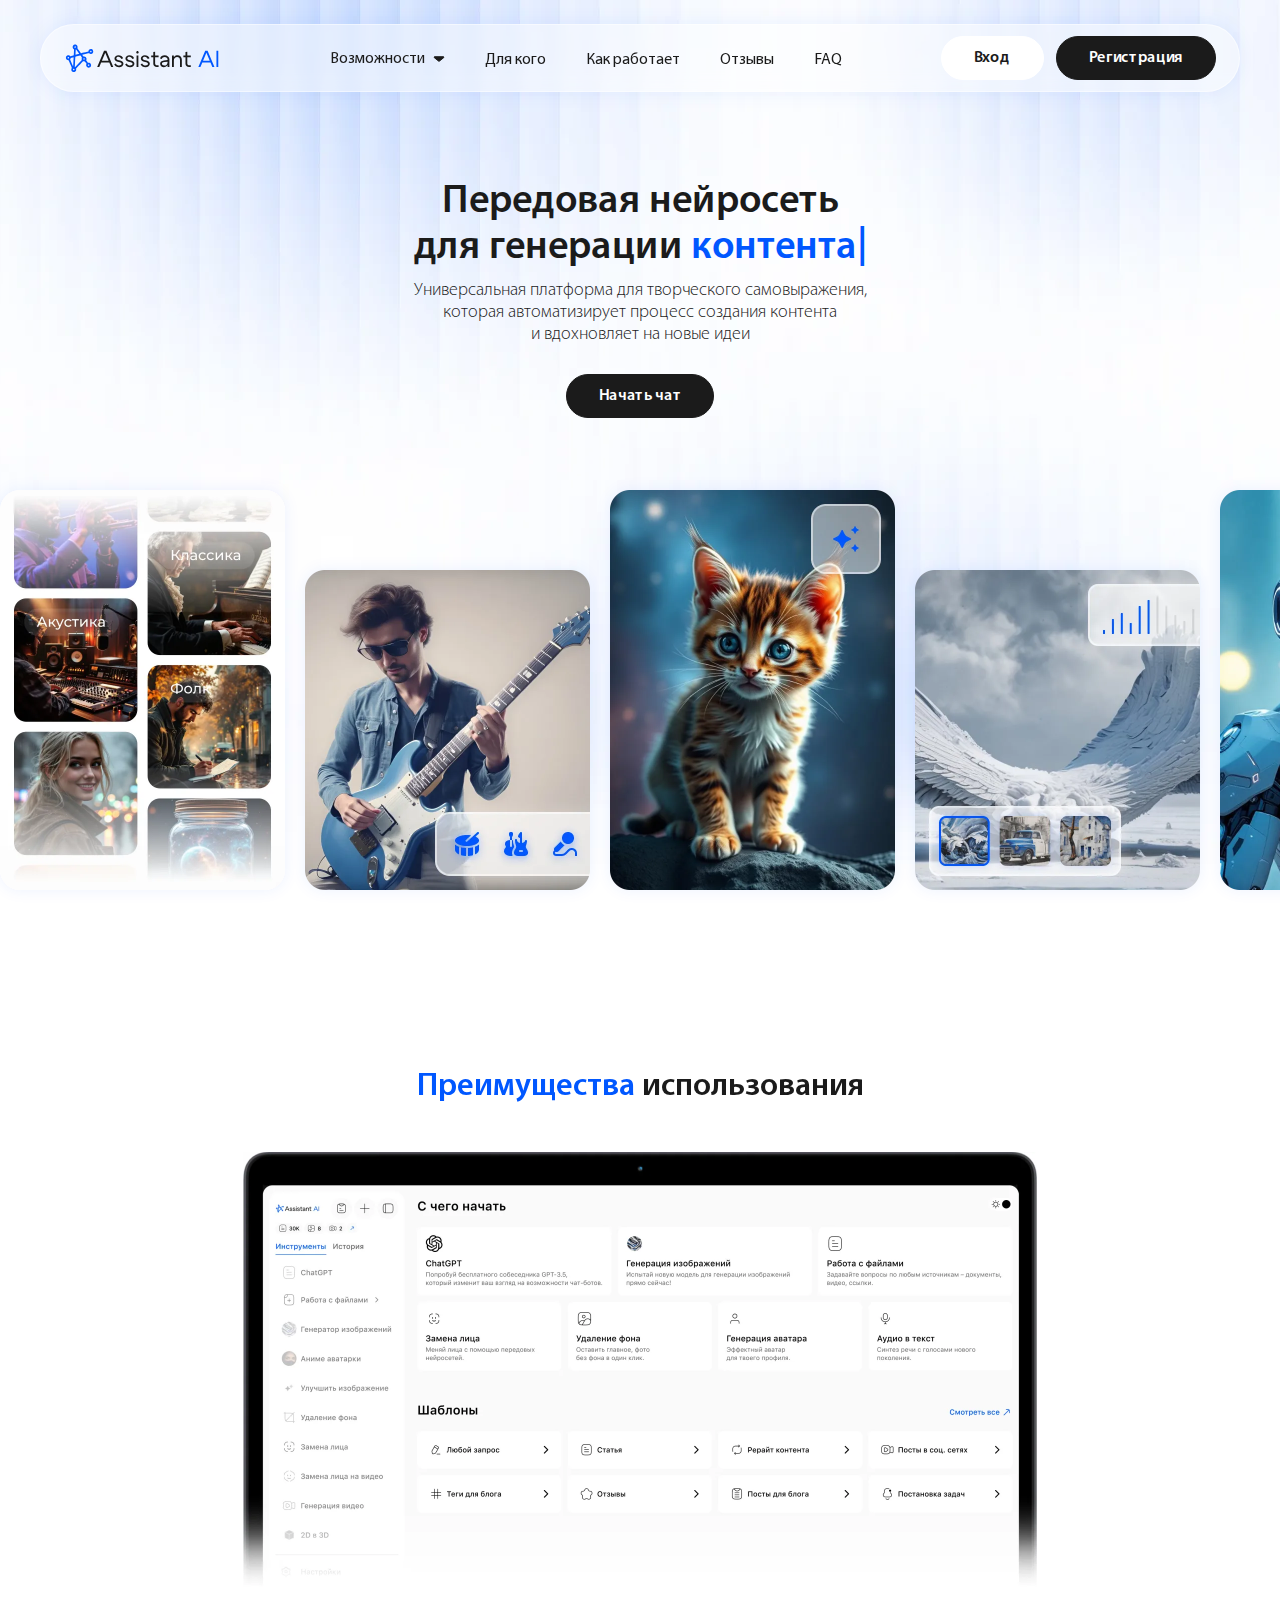
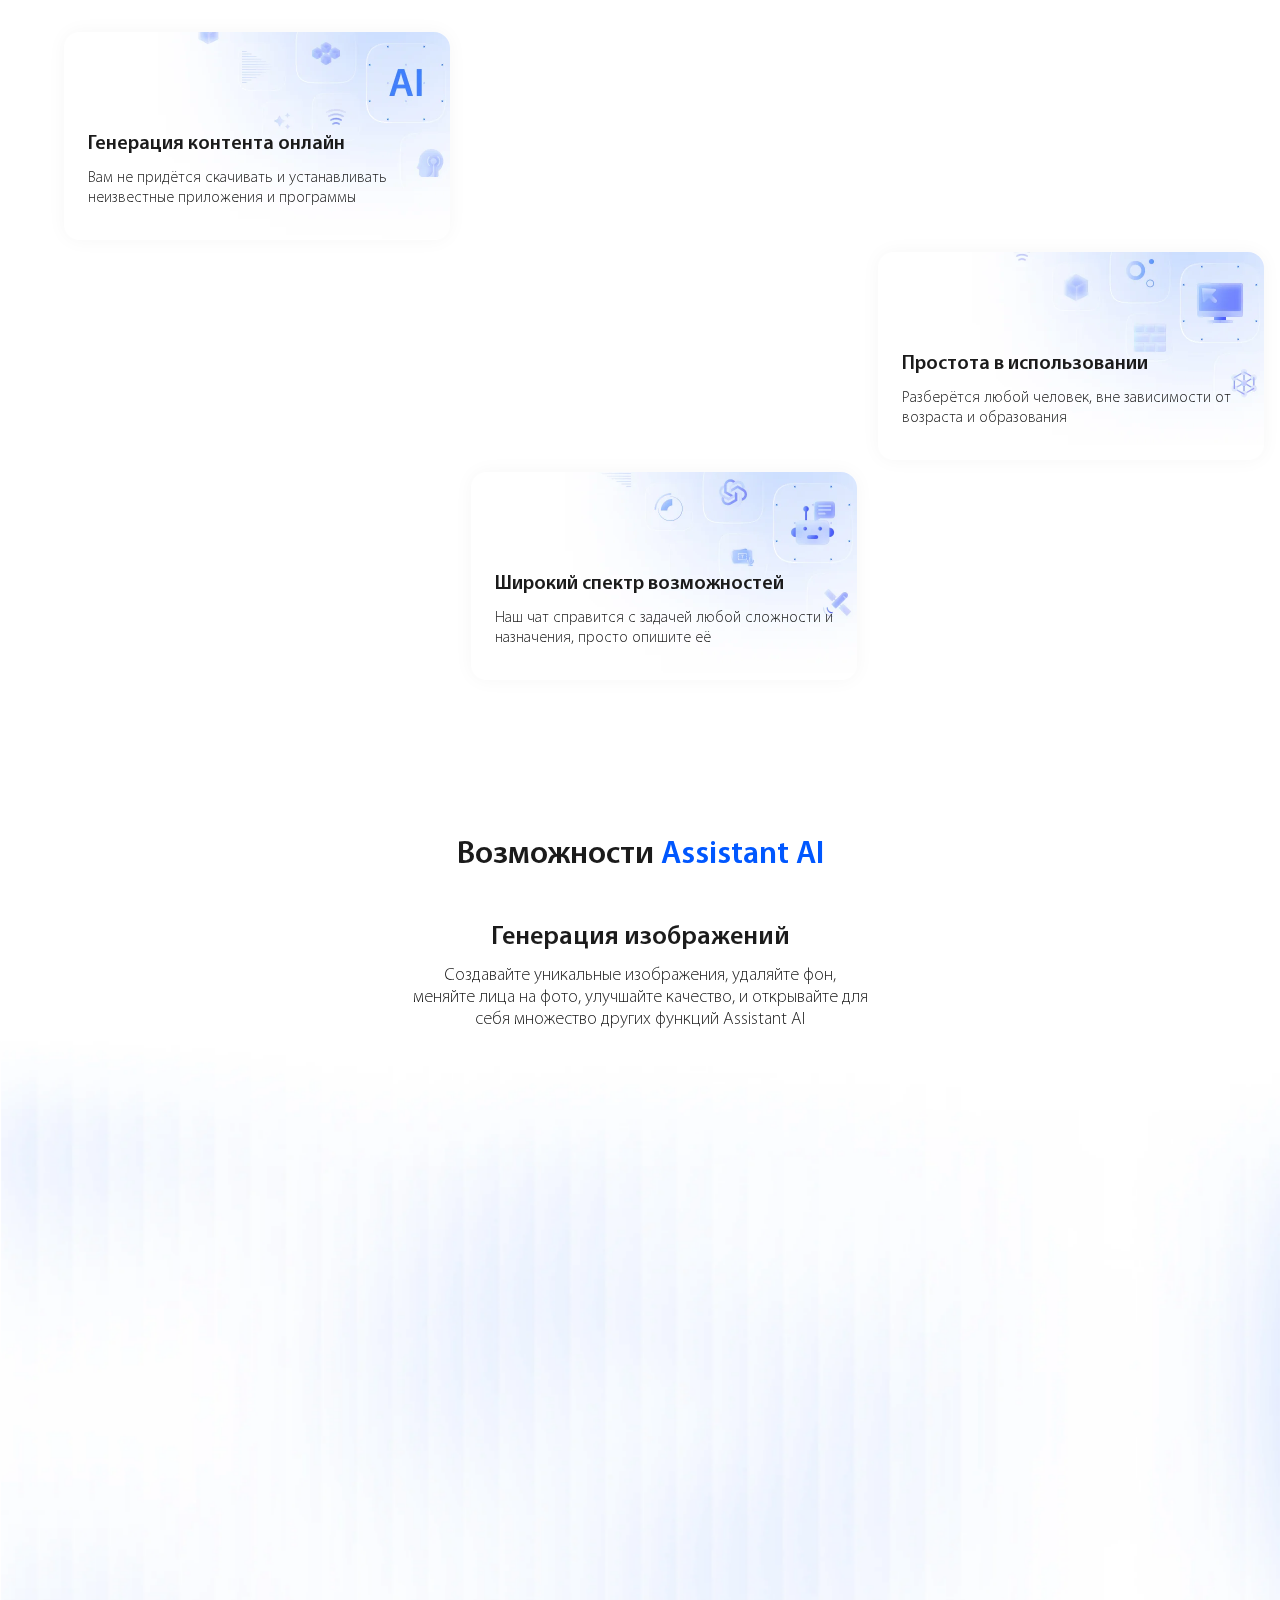
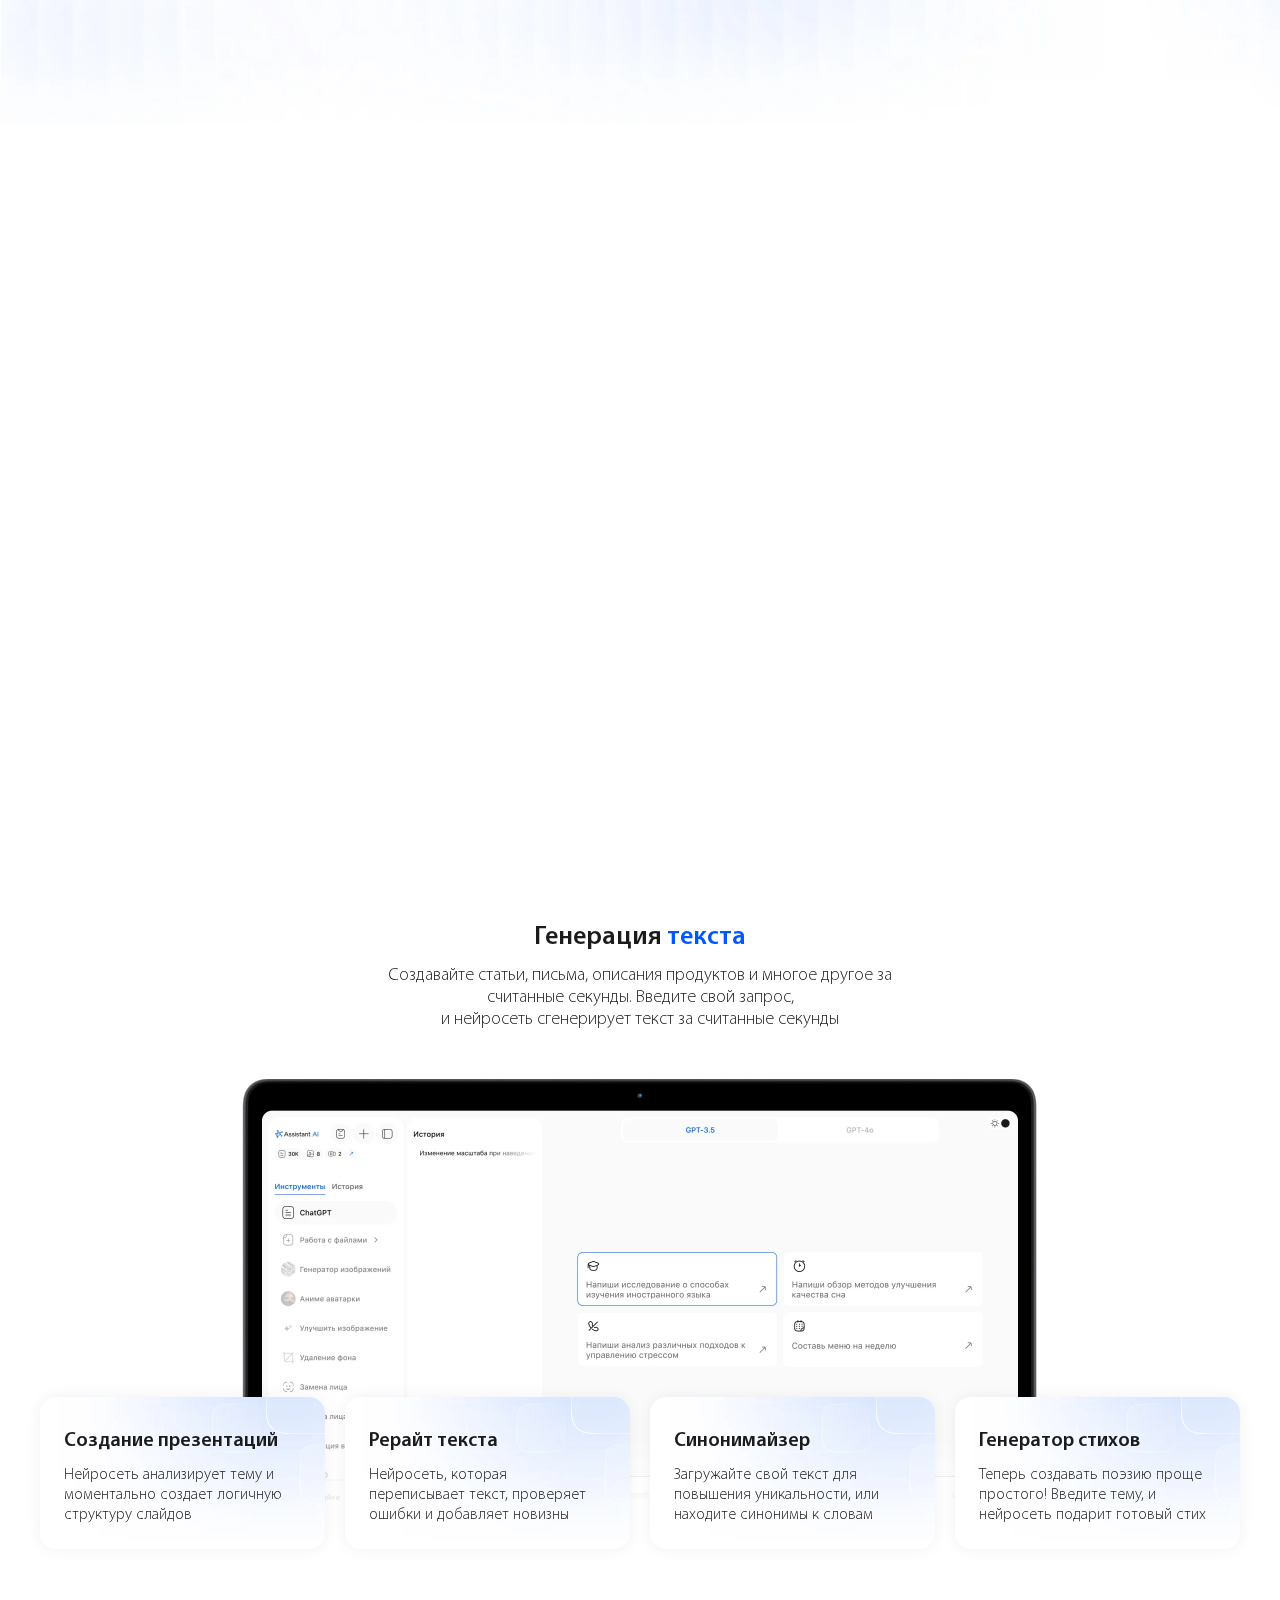
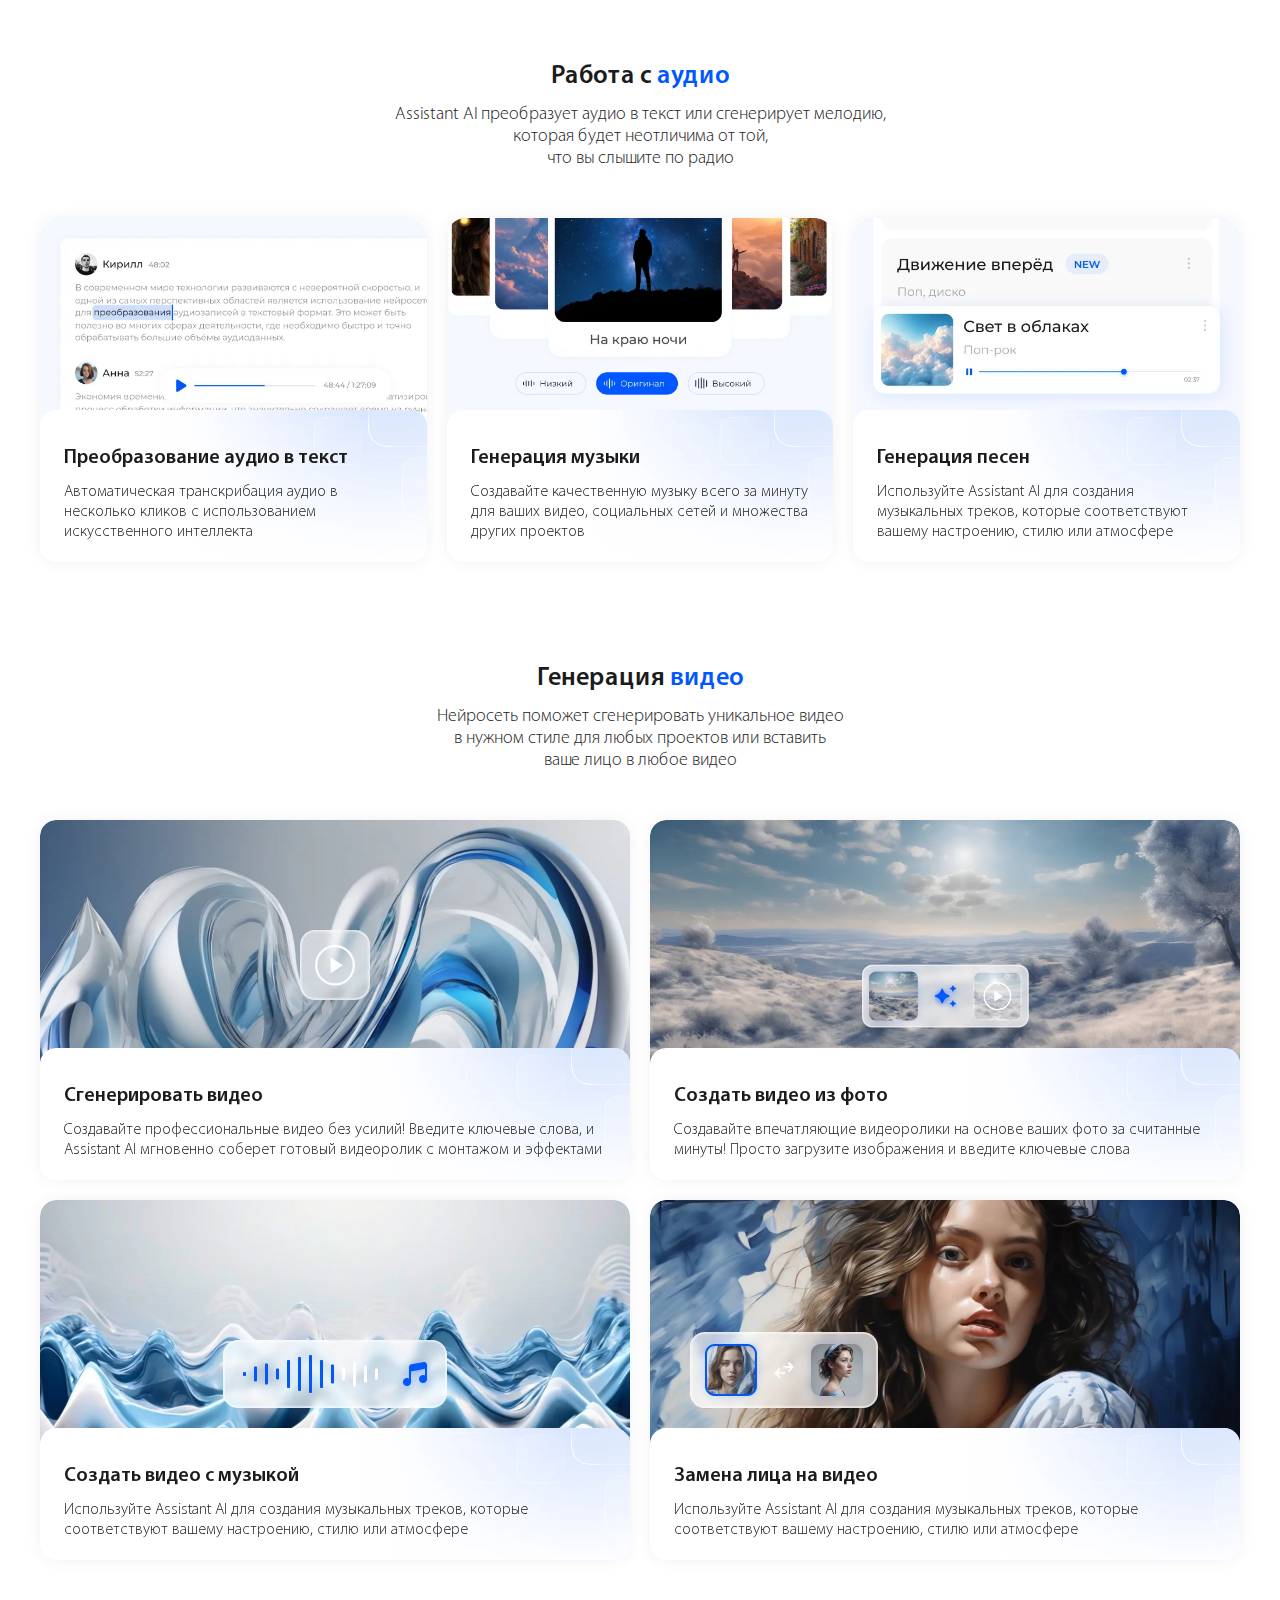
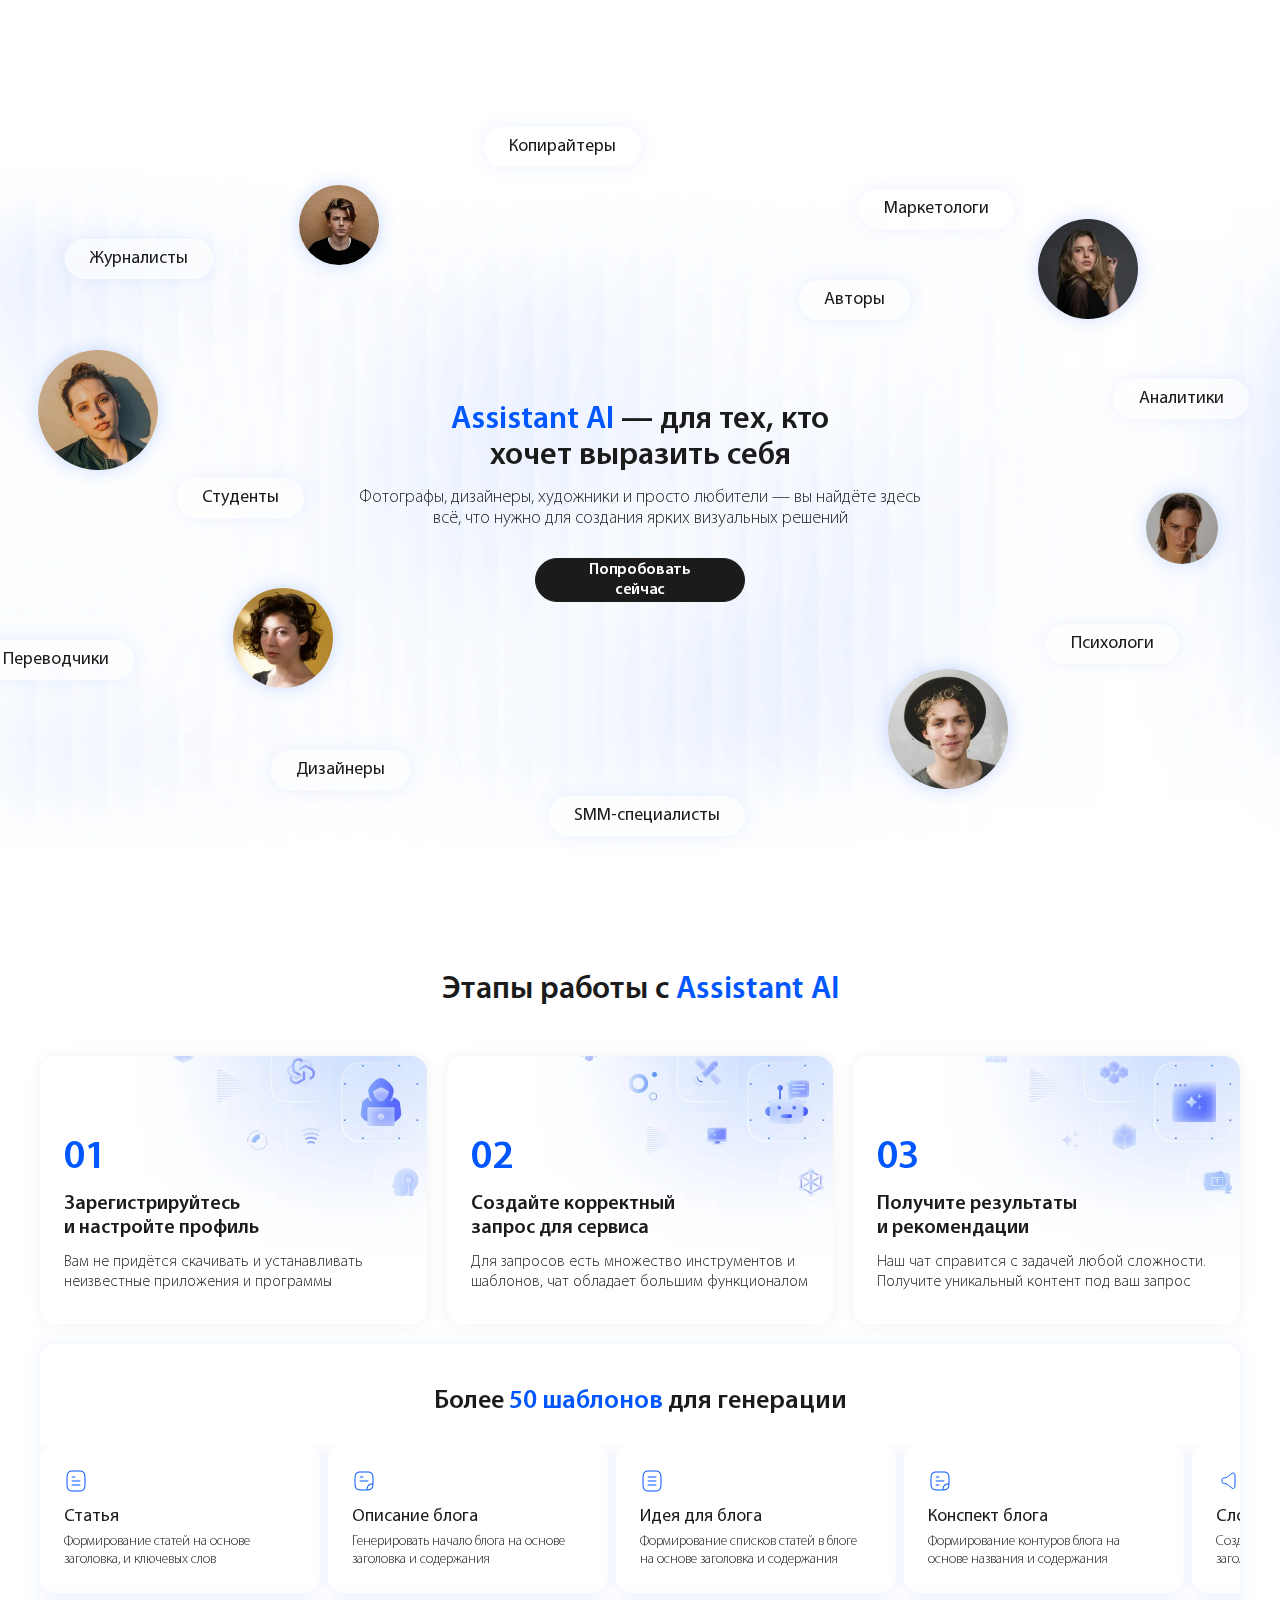
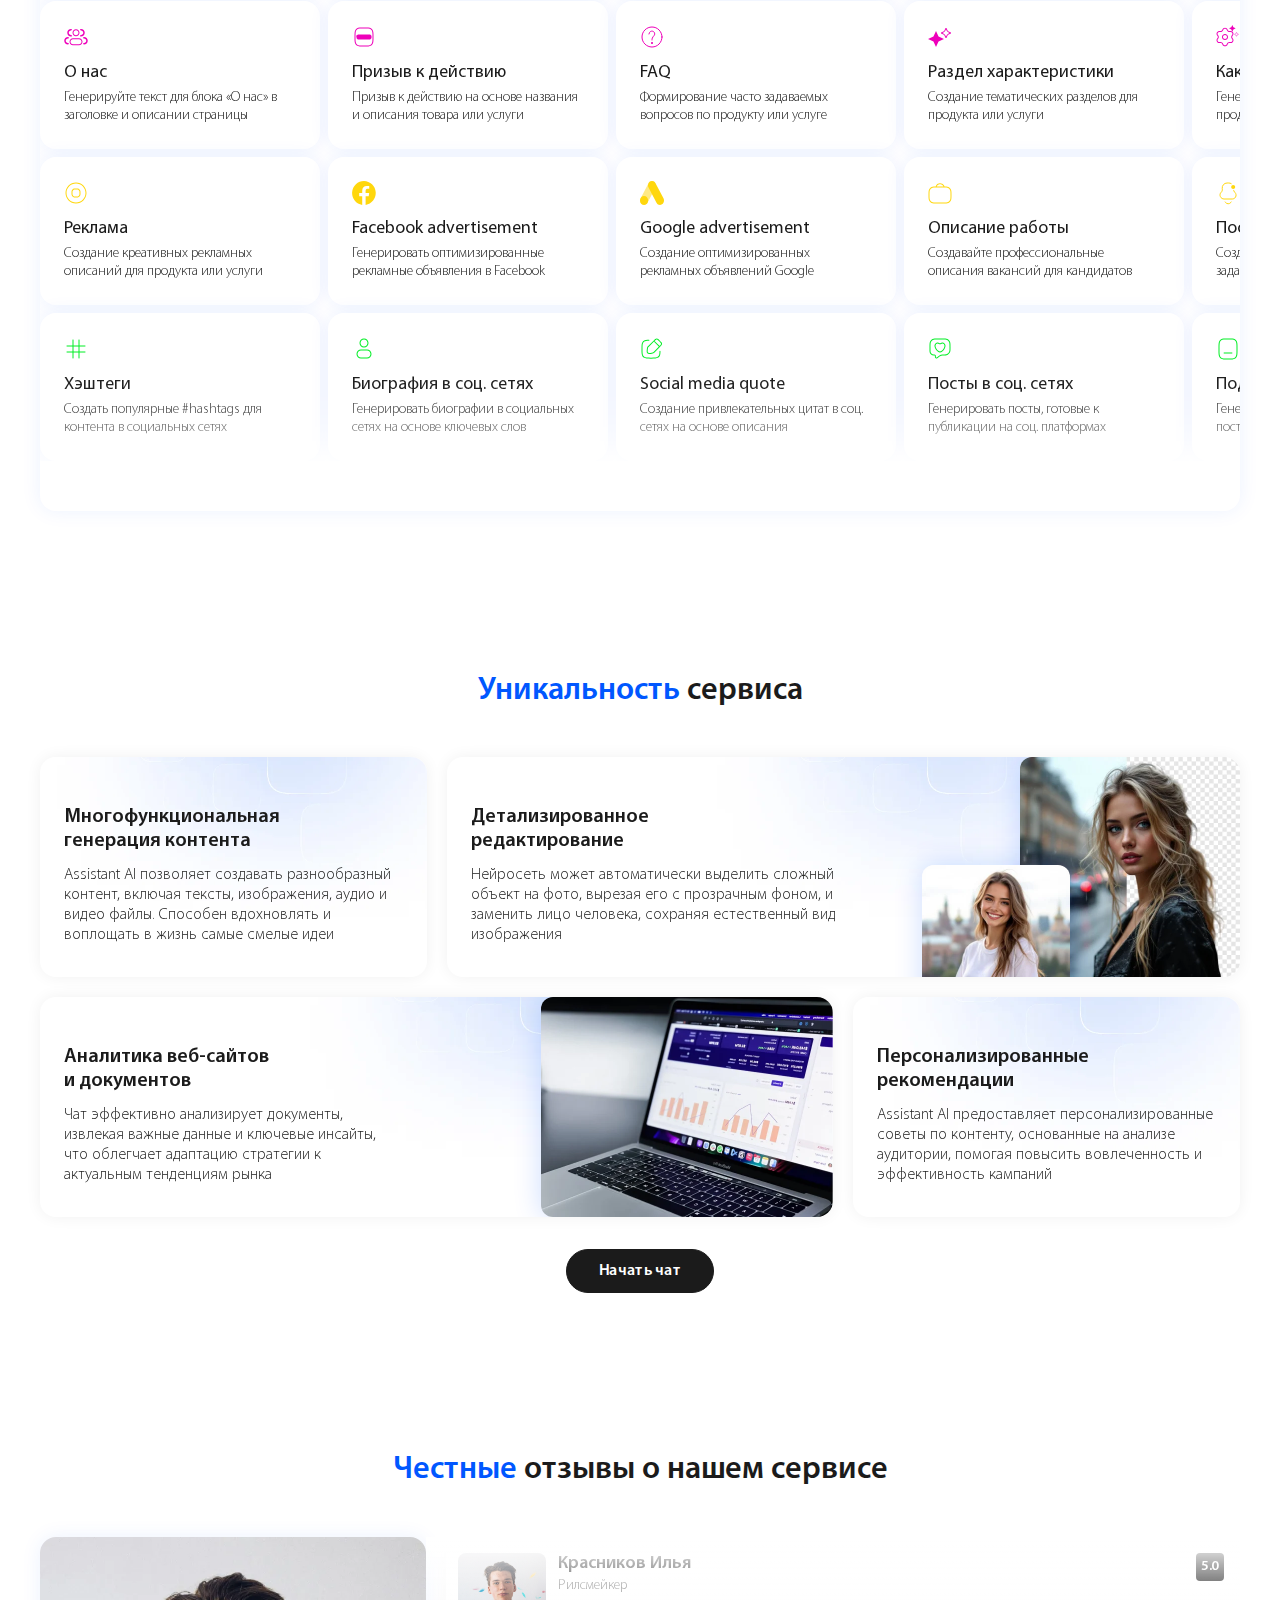
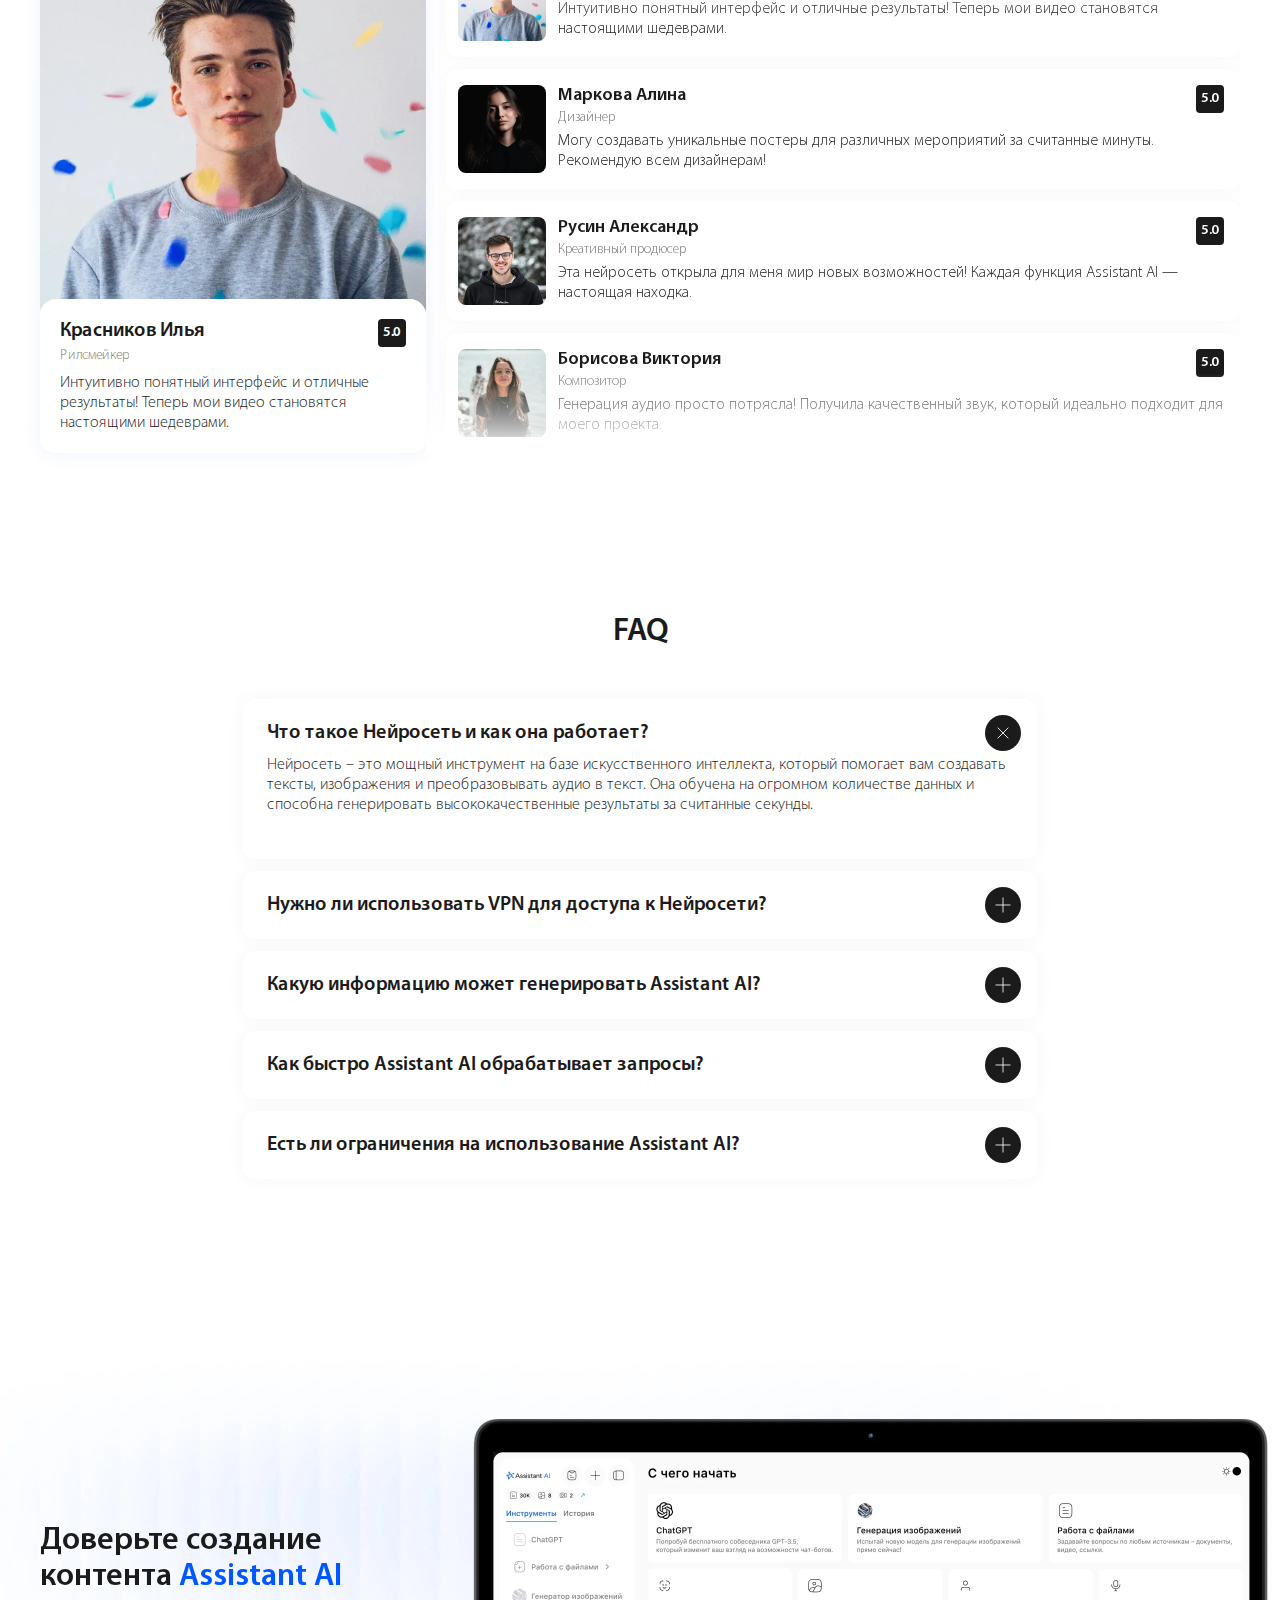
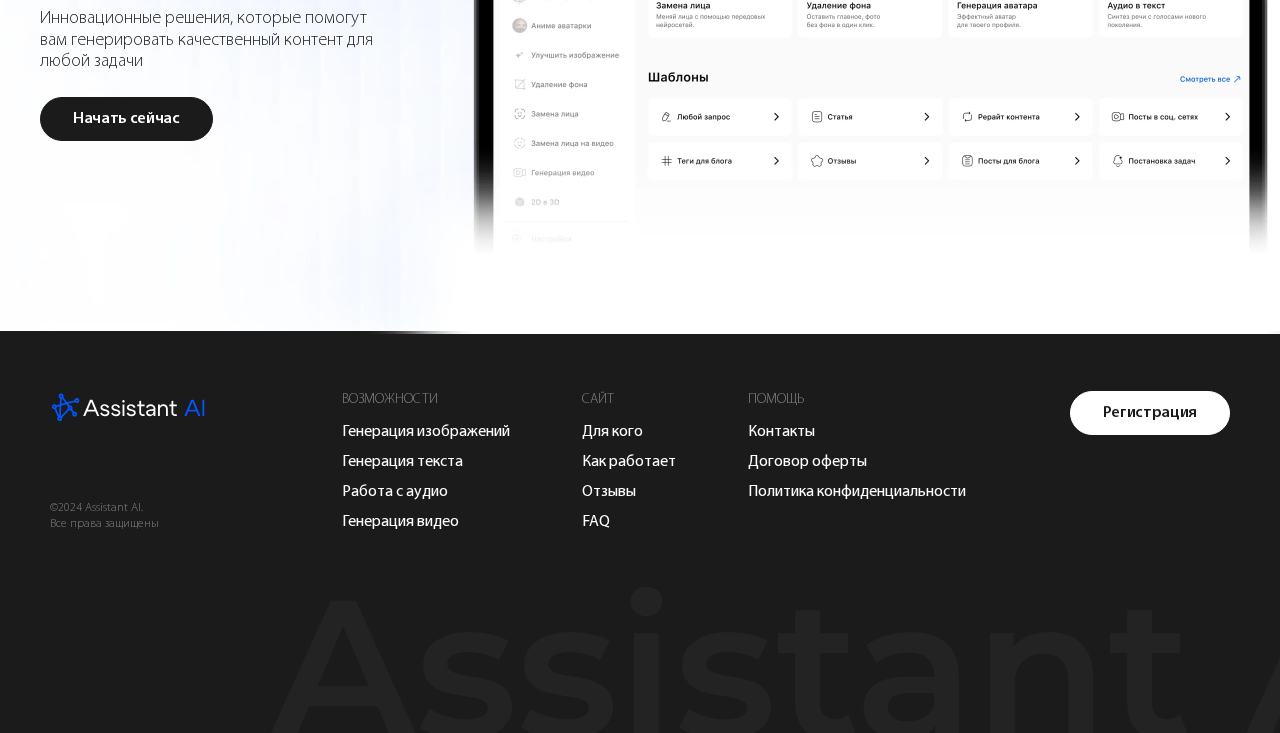
<file: index.html>
<!DOCTYPE html>
<html>
  <head>
    <meta charset="UTF-8" />
    <title>markup rig</title>
    <meta
      name="viewport"
      content="width=device-width, initial-scale=1, maximum-scale=1"
    />
    <link rel="apple-touch-icon" sizes="180x180" href="apple-touch-icon.png" />
    <link rel="icon" type="image/png" sizes="32x32" href="favicon-32x32.png" />
    <link rel="icon" type="image/png" sizes="16x16" href="favicon-16x16.png" />
    <link rel="manifest" href="site.webmanifest" />
    <link rel="mask-icon" href="safari-pinned-tab.svg" color="#5bbad5" />
    <meta name="msapplication-TileColor" content="#1e1e1e" />
    <meta name="theme-color" content="#ffffff" />

    <link rel="stylesheet" href="https://unpkg.com/aos@next/dist/aos.css" />
    <link rel="stylesheet" href="assets/css/app.css" />
  </head>
  <body>
    <div id="main" class="main">
      <header class="header">
        <div class="header__inner">
          <div class="header__bg"></div>
          <a href="#main" class="header__logo">
            <img class="header__logo-img" src="img/logo-black.svg" alt="" />
          </a>

          <div class="menu">
            <div class="menu__inner">
              <div class="menu__wrap">
                <div class="menu__cont">
                  <div class="menu__header">
                    Универсальная платформа <br />для автоматизации процесса
                    <br />создания контента
                  </div>
                  <ul class="menu-list">
                    <li class="menu-list__item menu-list__item-drop">
                      <div class="menu-list__drop-btn">
                        Возможности
                        <svg
                          class="icon menu-list__drop-btn-icon"
                          width="12"
                          height="12"
                          viewBox="0 0 12 12"
                          fill="none"
                          xmlns="http://www.w3.org/2000/svg"
                        >
                          <mask
                            id="mask0_679_2201"
                            style="mask-type: alpha"
                            maskUnits="userSpaceOnUse"
                            x="0"
                            y="0"
                            width="12"
                            height="12"
                          >
                            <rect width="12" height="12" fill="#D9D9D9" />
                          </mask>
                          <g mask="url(#mask0_679_2201)">
                            <path
                              d="M10.9753 4.03212C10.9114 3.84997 10.7394 3.72803 10.5464 3.72803H1.45554C1.26248 3.72803 1.09051 3.84997 1.02663 4.03212C0.96272 4.21427 1.02087 4.41693 1.1716 4.53751L5.71715 8.17385C5.80015 8.24024 5.90063 8.27345 6.00108 8.27345C6.10157 8.27345 6.20202 8.24024 6.28505 8.17385L10.8304 4.53751C10.9811 4.4169 11.0392 4.21427 10.9753 4.03212Z"
                              fill="#1B1B1B"
                            />
                          </g>
                        </svg>
                      </div>
                      <div class="menu-list__drop">
                        <div class="menu-list__drop-inner">
                          <ul class="sub-menu-list">
                            <li class="sub-menu-list__item">
                              <a href="#opts" class="sub-menu-list__link"
                                >Генерация изображений</a
                              >
                            </li>
                            <li class="sub-menu-list__item">
                              <a href="#gen-text" class="sub-menu-list__link"
                                >Генерация текста</a
                              >
                            </li>
                            <li class="sub-menu-list__item">
                              <a href="#audio-work" class="sub-menu-list__link"
                                >Работа с аудио</a
                              >
                            </li>
                            <li class="sub-menu-list__item">
                              <a href="#gen-video" class="sub-menu-list__link"
                                >Генерация видео</a
                              >
                            </li>
                          </ul>
                        </div>
                      </div>
                    </li>

                    <li class="menu-list__item">
                      <a href="#self-expression" class="menu-list__link"
                        >Для кого</a
                      >
                    </li>

                    <li class="menu-list__item">
                      <a href="#work-steps" class="menu-list__link"
                        >Как работает</a
                      >
                    </li>

                    <li class="menu-list__item">
                      <a href="#comments" class="menu-list__link">Отзывы</a>
                    </li>

                    <li class="menu-list__item">
                      <a href="#faq" class="menu-list__link">FAQ</a>
                    </li>
                  </ul>

                  <div class="menu__actions">
                    <a href="" class="btn btn_white menu__actions-btn">Вход</a>
                    <a href="" class="btn btn_dark menu__actions-btn"
                      >Регистрация</a
                    >
                  </div>
                </div>
              </div>
            </div>
          </div>

          <div class="menu-btn">
            <span class="menu-btn__item menu-btn__item_1"></span>
            <span class="menu-btn__item menu-btn__item_2"></span>
            <span class="menu-btn__item menu-btn__item_3"></span>
          </div>
        </div>
      </header>

      <div class="page-content">
        <section class="hero">
          <div class="main-container">
            <div class="hero__cont">
              <h1 class="hero__title">
                Передовая нейросеть <br />
                для генерации
                <span class="text-color_primary hero__typing">
                  <span id="hero-text-typing"></span>
                </span>
              </h1>

              <div class="section-desc hero__desc">
                Универсальная платформа для творческого самовыражения,
                <br class="hidden_max-sm" />которая автоматизирует процесс
                создания контента <br class="hidden_max-sm" />и вдохновляет
                <br class="hidden_sm" />на новые идеи
              </div>

              <div class="hero__btn-box">
                <a href="" class="btn btn_dark">Начать чат</a>
              </div>
            </div>
          </div>

          <div class="hero-gallery">
            <div class="hero-gallery__content">
              <div class="hero-gallery__item">
                <div class="hero-gallery__img-w">
                  <img
                    class="hero-gallery__img"
                    src="img/hero/hero-gallery-1.webp"
                    alt=""
                  />
                </div>
              </div>
              <div class="hero-gallery__item">
                <div class="hero-gallery__img-w">
                  <img
                    class="hero-gallery__img"
                    src="img/hero/hero-gallery-2.webp"
                    alt=""
                  />
                </div>
              </div>
              <div class="hero-gallery__item">
                <div class="hero-gallery__img-w">
                  <img
                    class="hero-gallery__img"
                    src="img/hero/hero-gallery-3.webp"
                    alt=""
                  />
                </div>
              </div>
              <div class="hero-gallery__item">
                <div class="hero-gallery__img-w">
                  <img
                    class="hero-gallery__img"
                    src="img/hero/hero-gallery-4.webp"
                    alt=""
                  />
                </div>
              </div>
              <div class="hero-gallery__item">
                <div class="hero-gallery__img-w">
                  <img
                    class="hero-gallery__img"
                    src="img/hero/hero-gallery-5.webp"
                    alt=""
                  />
                </div>
              </div>
              <div class="hero-gallery__item">
                <div class="hero-gallery__img-w">
                  <img
                    class="hero-gallery__img"
                    src="img/hero/hero-gallery-6.webp"
                    alt=""
                  />
                </div>
              </div>
              <div class="hero-gallery__item">
                <div class="hero-gallery__img-w">
                  <img
                    class="hero-gallery__img"
                    src="img/hero/hero-gallery-7.webp"
                    alt=""
                  />
                </div>
              </div>
              <div class="hero-gallery__item">
                <div class="hero-gallery__img-w">
                  <img
                    class="hero-gallery__img"
                    src="img/hero/hero-gallery-8.webp"
                    alt=""
                  />
                </div>
              </div>
              <div class="hero-gallery__item">
                <div class="hero-gallery__img-w">
                  <img
                    class="hero-gallery__img"
                    src="img/hero/hero-gallery-9.webp"
                    alt=""
                  />
                </div>
              </div>
              <div class="hero-gallery__item">
                <div class="hero-gallery__img-w">
                  <img
                    class="hero-gallery__img"
                    src="img/hero/hero-gallery-10.webp"
                    alt=""
                  />
                </div>
              </div>
            </div>
            <div class="hero-gallery__content">
              <div class="hero-gallery__item">
                <div class="hero-gallery__img-w">
                  <img
                    class="hero-gallery__img"
                    src="img/hero/hero-gallery-1.webp"
                    alt=""
                  />
                </div>
              </div>
              <div class="hero-gallery__item">
                <div class="hero-gallery__img-w">
                  <img
                    class="hero-gallery__img"
                    src="img/hero/hero-gallery-2.webp"
                    alt=""
                  />
                </div>
              </div>
              <div class="hero-gallery__item">
                <div class="hero-gallery__img-w">
                  <img
                    class="hero-gallery__img"
                    src="img/hero/hero-gallery-3.webp"
                    alt=""
                  />
                </div>
              </div>
              <div class="hero-gallery__item">
                <div class="hero-gallery__img-w">
                  <img
                    class="hero-gallery__img"
                    src="img/hero/hero-gallery-4.webp"
                    alt=""
                  />
                </div>
              </div>
              <div class="hero-gallery__item">
                <div class="hero-gallery__img-w">
                  <img
                    class="hero-gallery__img"
                    src="img/hero/hero-gallery-5.webp"
                    alt=""
                  />
                </div>
              </div>
              <div class="hero-gallery__item">
                <div class="hero-gallery__img-w">
                  <img
                    class="hero-gallery__img"
                    src="img/hero/hero-gallery-6.webp"
                    alt=""
                  />
                </div>
              </div>
              <div class="hero-gallery__item">
                <div class="hero-gallery__img-w">
                  <img
                    class="hero-gallery__img"
                    src="img/hero/hero-gallery-7.webp"
                    alt=""
                  />
                </div>
              </div>
              <div class="hero-gallery__item">
                <div class="hero-gallery__img-w">
                  <img
                    class="hero-gallery__img"
                    src="img/hero/hero-gallery-8.webp"
                    alt=""
                  />
                </div>
              </div>
              <div class="hero-gallery__item">
                <div class="hero-gallery__img-w">
                  <img
                    class="hero-gallery__img"
                    src="img/hero/hero-gallery-9.webp"
                    alt=""
                  />
                </div>
              </div>
              <div class="hero-gallery__item">
                <div class="hero-gallery__img-w">
                  <img
                    class="hero-gallery__img"
                    src="img/hero/hero-gallery-10.webp"
                    alt=""
                  />
                </div>
              </div>
            </div>
          </div>
        </section>
        <section class="benefits">
          <div class="benefits__inner">
            <div class="benefits__cont">
              <div class="main-container">
                <h2 class="text_center section-title">
                  <span class="text-color_primary">Преимущества</span>
                  <br class="hidden_sm" />использования
                </h2>
              </div>

              <div class="benefits__bg"></div>
            </div>

            <div class="main-container benefits__list">
              <div class="benefits__item benefits__item_1">
                <div class="benefits__item-bg benefits__item-bg_1"></div>
                <div class="benefits__item-inner">
                  <div class="benefits__item-cont">
                    <h4 class="benefits__item-name">
                      Генерация контента онлайн
                    </h4>
                    <p class="benefits__item-desc">
                      Вам не придётся скачивать <br class="hidden_lg" />и
                      устанавливать неизвестные
                      <br class="hidden_lg" />приложения и программы
                    </p>
                  </div>
                </div>
              </div>
              <div class="benefits__item benefits__item_2">
                <div class="benefits__item-bg benefits__item-bg_2"></div>
                <div class="benefits__item-inner">
                  <div class="benefits__item-cont">
                    <h4 class="benefits__item-name">
                      Широкий спектр возможностей
                    </h4>
                    <p class="benefits__item-desc">
                      Наш чат справится с задачей любой
                      <br class="hidden_lg" />сложности и назначения,
                      <br class="hidden_lg" />просто опишите её
                    </p>
                  </div>
                </div>
              </div>
              <div class="benefits__item benefits__item_3">
                <div class="benefits__item-bg benefits__item-bg_3"></div>
                <div class="benefits__item-inner">
                  <div class="benefits__item-cont">
                    <h4 class="benefits__item-name">
                      Простота в использовании
                    </h4>
                    <p class="benefits__item-desc">
                      Разберётся любой человек, <br class="hidden_lg" />вне
                      зависимости от возраста <br class="hidden_lg" />и
                      образования
                    </p>
                  </div>
                </div>
              </div>
            </div>
          </div>
        </section>
        <section id="opts" class="opts">
          <div class="main-container opts__header">
            <h2 class="section-title opts__title">
              Возможности <span class="text-color_primary">Assistant AI</span>
            </h2>
            <h3 class="opts__sub-title">Генерация изображений</h3>
            <p class="section-desc">
              Создавайте уникальные изображения, удаляйте фон,
              <br class="hidden_max-md" />меняйте лица на фото, улучшайте
              качество, и открывайте для себя множество других функций Assistant
              AI
            </p>
          </div>

          <div class="opts__bg">
            <div class="opts__bg-inner"></div>
          </div>

          <div class="opts__cont">
            <div class="main-container">
              <div class="swiper slider-m-scroll opts__slider">
                <div class="swiper-wrapper opts__slider-inner">
                  <div class="swiper-slide opts__slide opts__slide_1">
                    <div
                      class="card animation-card"
                      data-aos="fade-up"
                      data-aos-easing="linear"
                    >
                      <div class="card__img-w">
                        <img
                          class="card__img"
                          src="img/possibilities/possibilities-1.webp"
                          alt=""
                        />
                      </div>

                      <div class="card__cont">
                        <h4 class="card__name">Удаление фона</h4>
                        <p class="card__desc">
                          Удалите фон с изображения или замените его на другой
                          фон, который вам нравится
                        </p>
                      </div>
                    </div>
                  </div>
                  <div class="swiper-slide opts__slide opts__slide_2">
                    <div
                      class="card animation-card"
                      data-aos="fade-up"
                      data-aos-easing="linear"
                    >
                      <div class="card__img-w">
                        <img
                          class="card__img"
                          src="img/possibilities/possibilities-2.webp"
                          alt=""
                        />
                      </div>

                      <div class="card__cont">
                        <h4 class="card__name">Создание коллажа</h4>
                        <p class="card__desc">
                          Assistant AI автоматически объединит загруженные фото
                          в красивый коллаж
                        </p>
                      </div>
                    </div>
                  </div>
                  <div class="swiper-slide opts__slide opts__slide_3">
                    <div
                      class="card animation-card"
                      data-aos="fade-up"
                      data-aos-easing="linear"
                    >
                      <div class="card__img-w">
                        <img
                          class="card__img"
                          src="img/possibilities/possibilities-3.webp"
                          alt=""
                        />
                      </div>

                      <div class="card__cont">
                        <h4 class="card__name">Создание изображений</h4>
                        <p class="card__desc">
                          Генерируйте уникальные изображения, которые никого не
                          оставят равнодушным
                        </p>
                      </div>
                    </div>
                  </div>
                  <div class="swiper-slide opts__slide opts__slide_4">
                    <div
                      class="card animation-card"
                      data-aos="fade-up"
                      data-aos-easing="linear"
                    >
                      <div class="card__img-w">
                        <img
                          class="card__img"
                          src="img/possibilities/possibilities-4.webp"
                          alt=""
                        />
                      </div>

                      <div class="card__cont">
                        <h4 class="card__name">Замена лица</h4>
                        <p class="card__desc">
                          Меняйте лицо на фото за секунды для создания
                          креативных изображений
                        </p>
                      </div>
                    </div>
                  </div>
                  <div class="swiper-slide opts__slide opts__slide_5">
                    <div
                      class="card animation-card"
                      data-aos="fade-up"
                      data-aos-easing="linear"
                      data-aos-delay="300"
                    >
                      <div class="card__img-w">
                        <img
                          class="card__img"
                          src="img/possibilities/possibilities-5.webp"
                          alt=""
                        />
                      </div>

                      <div class="card__cont">
                        <h4 class="card__name">Дорисовать картинку</h4>
                        <p class="card__desc">
                          Улучшайте или добавляйте детали к изображениям, делая
                          их выразительными
                        </p>
                      </div>
                    </div>
                  </div>
                  <div class="swiper-slide opts__slide opts__slide_6">
                    <div
                      class="card animation-card"
                      data-aos="fade-up"
                      data-aos-easing="linear"
                    >
                      <div class="card__img-w">
                        <img
                          class="card__img"
                          src="img/possibilities/possibilities-6.webp"
                          alt=""
                        />
                      </div>

                      <div class="card__cont">
                        <h4 class="card__name">Объединить фото</h4>
                        <p class="card__desc">
                          Комбинируйте фотографии, чтобы создать цельное
                          изображение за минуту
                        </p>
                      </div>
                    </div>
                  </div>
                  <div class="swiper-slide opts__slide opts__slide_7">
                    <div
                      class="card animation-card"
                      data-aos="fade-up"
                      data-aos-easing="linear"
                    >
                      <div class="card__img-w">
                        <img
                          class="card__img"
                          src="img/possibilities/possibilities-7.webp"
                          alt=""
                        />
                      </div>

                      <div class="card__cont">
                        <h4 class="card__name">Image to Image</h4>
                        <p class="card__desc">
                          Загрузите изображение и измените его, добавив новые
                          стили или улучшив детали
                        </p>
                      </div>
                    </div>
                  </div>
                  <div class="swiper-slide opts__slide opts__slide_8">
                    <div
                      class="card animation-card"
                      data-aos="fade-up"
                      data-aos-easing="linear"
                    >
                      <div class="card__img-w">
                        <img
                          class="card__img"
                          src="img/possibilities/possibilities-8.webp"
                          alt=""
                        />
                      </div>

                      <div class="card__cont">
                        <h4 class="card__name">Создание аватара</h4>
                        <p class="card__desc">
                          Система учитывает черты лица, чтобы аватар отражал
                          вашу индивидуальность
                        </p>
                      </div>
                    </div>
                  </div>
                  <div class="swiper-slide opts__slide opts__slide_9">
                    <div
                      class="card animation-card"
                      data-aos="fade-up"
                      data-aos-easing="linear"
                    >
                      <div class="card__img-w">
                        <img
                          class="card__img"
                          src="img/possibilities/possibilities-9.webp"
                          alt=""
                        />
                      </div>

                      <div class="card__cont">
                        <h4 class="card__name">Создание логотипа</h4>
                        <p class="card__desc">
                          Заполните информацию о вашем логотипе и сервис
                          сгенерирует варианты дизайна
                        </p>
                      </div>
                    </div>
                  </div>
                  <div class="swiper-slide opts__slide opts__slide_10">
                    <div
                      class="card animation-card"
                      data-aos="fade-up"
                      data-aos-easing="linear"
                    >
                      <div class="card__img-w">
                        <img
                          class="card__img"
                          src="img/possibilities/possibilities-10.webp"
                          alt=""
                        />
                      </div>

                      <div class="card__cont">
                        <h4 class="card__name">Улучшение качества фото</h4>
                        <p class="card__desc">
                          Лучший онлайн-инструмент для улучшения фото с
                          технологией ИИ
                        </p>
                      </div>
                    </div>
                  </div>
                </div>
                <div class="swiper-pagination"></div>
              </div>
            </div>
          </div>
        </section>
        <section id="gen-text" class="gen-text">
          <div class="main-container">
            <div class="gen-text__header">
              <h2 class="section-title-2 gen-text__title">
                Генерация <span class="text-color_primary">текста</span>
              </h2>

              <p class="section-desc">
                Создавайте статьи, письма, описания продуктов и многое другое за
                считанные секунды. Введите свой запрос,
                <br class="hidden_max-md" />и нейросеть сгенерирует текст за
                считанные секунды
              </p>
            </div>
          </div>

          <div class="gen-text__bg"></div>

          <div class="gen-text__cont">
            <div class="main-container">
              <div class="swiper slider-m-scroll gen-text__slider">
                <div class="swiper-wrapper gen-text__slider-inner">
                  <div class="swiper-slide">
                    <div class="card gen-text__card">
                      <div class="card__cont gen-text__card-cont">
                        <h4 class="card__name">Создание презентаций</h4>
                        <p class="card__desc">
                          Нейросеть анализирует тему и моментально создает
                          логичную структуру слайдов
                        </p>
                      </div>
                    </div>
                  </div>
                  <div class="swiper-slide">
                    <div class="card gen-text__card">
                      <div class="card__cont gen-text__card-cont">
                        <h4 class="card__name">Рерайт текста</h4>
                        <p class="card__desc">
                          Нейросеть, которая переписывает текст, проверяет
                          ошибки и добавляет новизны
                        </p>
                      </div>
                    </div>
                  </div>
                  <div class="swiper-slide">
                    <div class="card gen-text__card">
                      <div class="card__cont gen-text__card-cont">
                        <h4 class="card__name">Синонимайзер</h4>
                        <p class="card__desc">
                          Загружайте свой текст для повышения уникальности, или
                          находите синонимы к словам
                        </p>
                      </div>
                    </div>
                  </div>
                  <div class="swiper-slide">
                    <div class="card gen-text__card">
                      <div class="card__cont gen-text__card-cont">
                        <h4 class="card__name">Генератор стихов</h4>
                        <p class="card__desc">
                          Теперь создавать поэзию проще простого! Введите тему,
                          и нейросеть подарит готовый стих
                        </p>
                      </div>
                    </div>
                  </div>
                </div>
                <div class="swiper-pagination"></div>
              </div>
            </div>
          </div>
        </section>
        <section id="audio-work" class="audio-work">
          <div class="main-container">
            <div class="audio-work__header">
              <h2 class="section-title-2 audio-work__title">
                Работа с <span class="text-color_primary">аудио</span>
              </h2>

              <p class="section-desc">
                Assistant AI преобразует аудио в текст или сгенерирует мелодию,
                которая будет неотличима от той,
                <br class="hidden_max-md" />что вы слышите по радио
              </p>
            </div>

            <div class="audio-work__cont">
              <div class="swiper slider-m-scroll audio-work__slider">
                <div class="swiper-wrapper audio-work__slider-inner">
                  <div class="swiper-slide">
                    <div class="card audio-work__card">
                      <div class="card__img-w">
                        <img
                          class="card__img"
                          src="img/audio-work/audio-work-1.webp"
                          alt=""
                        />
                      </div>

                      <div class="card__cont audio-work__card-cont">
                        <h4 class="card__name">Преобразование аудио в текст</h4>
                        <p class="card__desc">
                          Автоматическая транскрибация аудио в несколько кликов
                          c использованием искусственного интеллекта
                        </p>
                      </div>
                    </div>
                  </div>
                  <div class="swiper-slide">
                    <div class="card audio-work__card">
                      <div class="card__img-w">
                        <img
                          class="card__img"
                          src="img/audio-work/audio-work-2.webp"
                          alt=""
                        />
                      </div>

                      <div class="card__cont audio-work__card-cont">
                        <h4 class="card__name">Генерация музыки</h4>
                        <p class="card__desc">
                          Создавайте качественную музыку всего за минуту для
                          ваших видео, социальных сетей и множества других
                          проектов
                        </p>
                      </div>
                    </div>
                  </div>
                  <div class="swiper-slide">
                    <div class="card audio-work__card">
                      <div class="card__img-w">
                        <img
                          class="card__img"
                          src="img/audio-work/audio-work-3.webp"
                          alt=""
                        />
                      </div>

                      <div class="card__cont audio-work__card-cont">
                        <h4 class="card__name">Генерация песен</h4>
                        <p class="card__desc">
                          Используйте Assistant AI для создания музыкальных
                          треков, которые соответствуют вашему настроению, стилю
                          или атмосфере
                        </p>
                      </div>
                    </div>
                  </div>
                </div>
                <div class="swiper-pagination"></div>
              </div>
            </div>
          </div>
        </section>

        <section id="gen-video" class="gen-video">
          <div class="main-container">
            <div class="gen-video__header">
              <h2 class="section-title-2 gen-video__title">
                Генерация <span class="text-color_primary">видео</span>
              </h2>

              <p class="section-desc">
                Нейросеть поможет сгенерировать уникальное видео
                <br class="hidden_max-md" />в нужном стиле для любых проектов
                или вставить <br class="hidden_max-md" />ваше лицо в любое видео
              </p>
            </div>

            <div class="gen-video__cont">
              <div class="swiper slider-m-scroll gen-video__slider">
                <div class="swiper-wrapper gen-video__slider-inner">
                  <div class="swiper-slide">
                    <div class="card gen-video__card">
                      <div class="card__img-w">
                        <img
                          class="card__img"
                          src="img/gen-video/gen-video-1.webp"
                          alt=""
                        />
                      </div>

                      <div class="card__cont gen-video__card-cont">
                        <h4 class="card__name">Сгенерировать видео</h4>
                        <p class="card__desc">
                          Создавайте профессиональные видео без усилий! Введите
                          ключевые слова, и Assistant AI мгновенно соберет
                          готовый видеоролик с монтажом и эффектами
                        </p>
                      </div>
                    </div>
                  </div>
                  <div class="swiper-slide">
                    <div class="card gen-video__card">
                      <div class="card__img-w">
                        <img
                          class="card__img"
                          src="img/gen-video/gen-video-2.webp"
                          alt=""
                        />
                      </div>

                      <div class="card__cont gen-video__card-cont">
                        <h4 class="card__name">Создать видео из фото</h4>
                        <p class="card__desc">
                          Создавайте впечатляющие видеоролики на основе ваших
                          фото за считанные минуты! Просто загрузите изображения
                          и введите ключевые слова
                        </p>
                      </div>
                    </div>
                  </div>
                  <div class="swiper-slide">
                    <div class="card gen-video__card">
                      <div class="card__img-w">
                        <img
                          class="card__img"
                          src="img/gen-video/gen-video-3.webp"
                          alt=""
                        />
                      </div>

                      <div class="card__cont gen-video__card-cont">
                        <h4 class="card__name">Создать видео с музыкой</h4>
                        <p class="card__desc">
                          Используйте Assistant AI для создания музыкальных
                          треков, которые соответствуют вашему настроению, стилю
                          или атмосфере
                        </p>
                      </div>
                    </div>
                  </div>
                  <div class="swiper-slide">
                    <div class="card gen-video__card">
                      <div class="card__img-w">
                        <img
                          class="card__img"
                          src="img/gen-video/gen-video-4.webp"
                          alt=""
                        />
                      </div>

                      <div class="card__cont gen-video__card-cont">
                        <h4 class="card__name">Замена лица на видео</h4>
                        <p class="card__desc">
                          Используйте Assistant AI для создания музыкальных
                          треков, которые соответствуют вашему настроению, стилю
                          или атмосфере
                        </p>
                      </div>
                    </div>
                  </div>
                </div>
                <div class="swiper-pagination"></div>
              </div>
            </div>
          </div>
        </section>
        <section id="self-expression" class="self-expression">
          <div class="main-container">
            <div class="self-expression__inner">
              <div class="self-expression__cont">
                <h2 class="section-title self-expression__title">
                  <span class="text-color_primary">Assistant AI</span> — для
                  тех,<br class="hidden_sm" />
                  кто <br class="hidden_max-sm" />хочет выразить себя
                </h2>
                <p class="section-desc m-0">
                  Фотографы, дизайнеры, художники и просто любители — вы найдёте
                  здесь всё, что нужно для создания ярких визуальных решений
                </p>

                <a href="" class="btn btn_dark self-expression__btn active"
                  >Попробовать сейчас</a
                >

                <div class="self-expression__p-wrap">
                  <div
                    class="self-expression__avatar self-expression__avatar_1"
                  >
                    <img
                      class="self-expression__avatar-img"
                      src="img/self-expression/self-expression-1.webp"
                      alt=""
                    />
                  </div>
                  <div
                    class="self-expression__avatar self-expression__avatar_2"
                  >
                    <img
                      class="self-expression__avatar-img"
                      src="img/self-expression/self-expression-2.webp"
                      alt=""
                    />
                  </div>
                  <div
                    class="self-expression__avatar self-expression__avatar_3"
                  >
                    <img
                      class="self-expression__avatar-img"
                      src="img/self-expression/self-expression-3.webp"
                      alt=""
                    />
                  </div>
                  <div
                    class="self-expression__avatar self-expression__avatar_4"
                  >
                    <img
                      class="self-expression__avatar-img"
                      src="img/self-expression/self-expression-4.webp"
                      alt=""
                    />
                  </div>
                  <div
                    class="self-expression__avatar self-expression__avatar_5"
                  >
                    <img
                      class="self-expression__avatar-img"
                      src="img/self-expression/self-expression-5.webp"
                      alt=""
                    />
                  </div>
                  <div
                    class="self-expression__avatar self-expression__avatar_6"
                  >
                    <img
                      class="self-expression__avatar-img"
                      src="img/self-expression/self-expression-6.webp"
                      alt=""
                    />
                  </div>

                  <div class="self-expression__label self-expression__label_1">
                    Копирайтеры
                  </div>
                  <div class="self-expression__label self-expression__label_2">
                    Маркетологи
                  </div>
                  <div class="self-expression__label self-expression__label_3">
                    Журналисты
                  </div>
                  <div class="self-expression__label self-expression__label_4">
                    Авторы
                  </div>
                  <div class="self-expression__label self-expression__label_5">
                    Аналитики
                  </div>
                  <div class="self-expression__label self-expression__label_6">
                    Студенты
                  </div>
                  <div class="self-expression__label self-expression__label_7">
                    Переводчики
                  </div>
                  <div class="self-expression__label self-expression__label_8">
                    Психологи
                  </div>
                  <div class="self-expression__label self-expression__label_9">
                    Дизайнеры
                  </div>
                  <div class="self-expression__label self-expression__label_10">
                    SMM-специалисты
                  </div>
                </div>
              </div>
            </div>
          </div>
        </section>
        <section id="work-steps" class="work-steps">
          <div class="main-container">
            <h2 class="section-title work-steps__title">
              Этапы работы с
              <span class="text-color_primary">Assistant AI</span>
            </h2>

            <div class="work-steps__list">
              <div class="work-steps__item work-steps__item_1">
                <div class="work-steps__item-num">01</div>
                <h3 class="work-steps__item-name">
                  Зарегистрируйтесь <br />и настройте профиль
                </h3>
                <p class="work-steps__item-desc">
                  Вам не придётся скачивать <br class="hidden_xl" />и
                  устанавливать неизвестные <br class="hidden_xl" />приложения и
                  программы
                </p>
              </div>
              <div class="work-steps__item work-steps__item_2">
                <div class="work-steps__item-num">02</div>
                <h3 class="work-steps__item-name">
                  Создайте корректный <br />запрос для сервиса
                </h3>
                <p class="work-steps__item-desc">
                  Для запросов есть множество
                  <br class="hidden_xl" />инструментов и шаблонов,
                  <br class="hidden_xl" />чат обладает большим функционалом
                </p>
              </div>
              <div class="work-steps__item work-steps__item_3">
                <div class="work-steps__item-num">03</div>
                <h3 class="work-steps__item-name">
                  Получите результаты <br />и рекомендации
                </h3>
                <p class="work-steps__item-desc">
                  Наш чат справится с задачей <br class="hidden_xl" />любой
                  сложности. Получите уникальный <br class="hidden_xl" />контент
                  под ваш запрос
                </p>
              </div>
            </div>
          </div>
        </section>
        <div class="main-container">
          <section class="templates">
            <h2 class="section-title-2 templates__title">
              Более <span class="text-color_primary">50 шаблонов</span>
              <br class="hidden_md" />для генерации
            </h2>

            <div class="templates__inner">
              <div class="templates__scroll">
                <div class="templates__scroll-content">
                  <div class="templates__item">
                    <svg class="icon templates__item-icon text-color_primary">
                      <use href="img/sprite.svg#document"></use>
                    </svg>

                    <h3 class="templates__item-name">Статья</h3>
                    <p class="templates__item-desc">
                      Формирование статей на основе заголовка, и ключевых слов
                    </p>
                  </div>
                  <div class="templates__item">
                    <svg class="icon templates__item-icon text-color_primary">
                      <use href="img/sprite.svg#document-left"></use>
                    </svg>

                    <h3 class="templates__item-name">Описание блога</h3>
                    <p class="templates__item-desc">
                      Генерировать начало блога на основе заголовка и содержания
                    </p>
                  </div>
                  <div class="templates__item">
                    <svg class="icon templates__item-icon text-color_primary">
                      <use href="img/sprite.svg#document-center"></use>
                    </svg>

                    <h3 class="templates__item-name">Идея для блога</h3>
                    <p class="templates__item-desc">
                      Формирование списков статей в блоге на основе заголовка и
                      содержания
                    </p>
                  </div>
                  <div class="templates__item">
                    <svg class="icon templates__item-icon text-color_primary">
                      <use href="img/sprite.svg#document-align-left"></use>
                    </svg>

                    <h3 class="templates__item-name">Конспект блога</h3>
                    <p class="templates__item-desc">
                      Формирование контуров блога на основе названия и
                      содержания
                    </p>
                  </div>
                  <div class="templates__item">
                    <svg class="icon templates__item-icon text-color_primary">
                      <use href="img/sprite.svg#volume-mute"></use>
                    </svg>

                    <h3 class="templates__item-name">Слоганы</h3>
                    <p class="templates__item-desc">
                      Создавайте слоганы для блога на основе заголовка и
                      содержания
                    </p>
                  </div>
                  <div class="templates__item">
                    <svg class="icon templates__item-icon text-color_primary">
                      <use href="img/sprite.svg#text-left"></use>
                    </svg>

                    <h3 class="templates__item-name">Абзацы для блога</h3>
                    <p class="templates__item-desc">
                      Генерировать абзацы блога на основе заголовка и
                      подзаголовка статьи
                    </p>
                  </div>
                  <div class="templates__item">
                    <svg class="icon templates__item-icon text-color_primary">
                      <use href="img/sprite.svg#document-center-2"></use>
                    </svg>

                    <h3 class="templates__item-name">Посты для блога</h3>
                    <p class="templates__item-desc">
                      Генерировать статьи на любую тему, ориентированные на
                      ключевые слова
                    </p>
                  </div>
                  <div class="templates__item">
                    <svg class="icon templates__item-icon text-color_primary">
                      <use href="img/sprite.svg#document-align-center"></use>
                    </svg>

                    <h3 class="templates__item-name">Разделы для блога</h3>
                    <p class="templates__item-desc">
                      Генерировать разделы блога на основе заголовка и
                      подзаголовка статьи
                    </p>
                  </div>
                  <div class="templates__item">
                    <svg class="icon templates__item-icon text-color_primary">
                      <use href="img/sprite.svg#pause"></use>
                    </svg>

                    <h3 class="templates__item-name">Теги для блога</h3>
                    <p class="templates__item-desc">
                      Генерировать теги для блога на основе названия и
                      содержания записи
                    </p>
                  </div>
                  <div class="templates__item">
                    <svg class="icon templates__item-icon text-color_primary">
                      <use href="img/sprite.svg#menu-fries"></use>
                    </svg>

                    <h3 class="templates__item-name">Тезисы для блога</h3>
                    <p class="templates__item-desc">
                      Генерировать тезисы для блога на основе заголовка статьи
                    </p>
                  </div>
                  <div class="templates__item">
                    <svg class="icon templates__item-icon text-color_primary">
                      <use href="img/sprite.svg#text"></use>
                    </svg>

                    <h3 class="templates__item-name">Заголовки для блога</h3>
                    <p class="templates__item-desc">
                      Генерировать заголовки для блогов на основе их содержания
                    </p>
                  </div>
                  <div class="templates__item">
                    <svg class="icon templates__item-icon text-color_primary">
                      <use href="img/sprite.svg#tick"></use>
                    </svg>

                    <h3 class="templates__item-name">Проверка на ошибки</h3>
                    <p class="templates__item-desc">
                      Исправление грамматических ошибок в любом тексте за
                      считанные секунды
                    </p>
                  </div>
                </div>
                <div class="templates__scroll-content">
                  <div class="templates__item">
                    <svg class="icon templates__item-icon text-color_primary">
                      <use href="img/sprite.svg#document"></use>
                    </svg>

                    <h3 class="templates__item-name">Статья</h3>
                    <p class="templates__item-desc">
                      Формирование статей на основе заголовка, и ключевых слов
                    </p>
                  </div>
                  <div class="templates__item">
                    <svg class="icon templates__item-icon text-color_primary">
                      <use href="img/sprite.svg#document-left"></use>
                    </svg>

                    <h3 class="templates__item-name">Описание блога</h3>
                    <p class="templates__item-desc">
                      Генерировать начало блога на основе заголовка и содержания
                    </p>
                  </div>
                  <div class="templates__item">
                    <svg class="icon templates__item-icon text-color_primary">
                      <use href="img/sprite.svg#document-center"></use>
                    </svg>

                    <h3 class="templates__item-name">Идея для блога</h3>
                    <p class="templates__item-desc">
                      Формирование списков статей в блоге на основе заголовка и
                      содержания
                    </p>
                  </div>
                  <div class="templates__item">
                    <svg class="icon templates__item-icon text-color_primary">
                      <use href="img/sprite.svg#document-align-left"></use>
                    </svg>

                    <h3 class="templates__item-name">Конспект блога</h3>
                    <p class="templates__item-desc">
                      Формирование контуров блога на основе названия и
                      содержания
                    </p>
                  </div>
                  <div class="templates__item">
                    <svg class="icon templates__item-icon text-color_primary">
                      <use href="img/sprite.svg#volume-mute"></use>
                    </svg>

                    <h3 class="templates__item-name">Слоганы</h3>
                    <p class="templates__item-desc">
                      Создавайте слоганы для блога на основе заголовка и
                      содержания
                    </p>
                  </div>
                  <div class="templates__item">
                    <svg class="icon templates__item-icon text-color_primary">
                      <use href="img/sprite.svg#text-left"></use>
                    </svg>

                    <h3 class="templates__item-name">Абзацы для блога</h3>
                    <p class="templates__item-desc">
                      Генерировать абзацы блога на основе заголовка и
                      подзаголовка статьи
                    </p>
                  </div>
                  <div class="templates__item">
                    <svg class="icon templates__item-icon text-color_primary">
                      <use href="img/sprite.svg#document-center-2"></use>
                    </svg>

                    <h3 class="templates__item-name">Посты для блога</h3>
                    <p class="templates__item-desc">
                      Генерировать статьи на любую тему, ориентированные на
                      ключевые слова
                    </p>
                  </div>
                  <div class="templates__item">
                    <svg class="icon templates__item-icon text-color_primary">
                      <use href="img/sprite.svg#document-align-center"></use>
                    </svg>

                    <h3 class="templates__item-name">Разделы для блога</h3>
                    <p class="templates__item-desc">
                      Генерировать разделы блога на основе заголовка и
                      подзаголовка статьи
                    </p>
                  </div>
                  <div class="templates__item">
                    <svg class="icon templates__item-icon text-color_primary">
                      <use href="img/sprite.svg#pause"></use>
                    </svg>

                    <h3 class="templates__item-name">Теги для блога</h3>
                    <p class="templates__item-desc">
                      Генерировать теги для блога на основе названия и
                      содержания записи
                    </p>
                  </div>
                  <div class="templates__item">
                    <svg class="icon templates__item-icon text-color_primary">
                      <use href="img/sprite.svg#menu-fries"></use>
                    </svg>

                    <h3 class="templates__item-name">Тезисы для блога</h3>
                    <p class="templates__item-desc">
                      Генерировать тезисы для блога на основе заголовка статьи
                    </p>
                  </div>
                  <div class="templates__item">
                    <svg class="icon templates__item-icon text-color_primary">
                      <use href="img/sprite.svg#text"></use>
                    </svg>

                    <h3 class="templates__item-name">Заголовки для блога</h3>
                    <p class="templates__item-desc">
                      Генерировать заголовки для блогов на основе их содержания
                    </p>
                  </div>
                  <div class="templates__item">
                    <svg class="icon templates__item-icon text-color_primary">
                      <use href="img/sprite.svg#tick"></use>
                    </svg>

                    <h3 class="templates__item-name">Проверка на ошибки</h3>
                    <p class="templates__item-desc">
                      Исправление грамматических ошибок в любом тексте за
                      считанные секунды
                    </p>
                  </div>
                </div>
              </div>
              <div class="templates__scroll templates__scroll_reverse">
                <div class="templates__scroll-content">
                  <div class="templates__item">
                    <svg class="icon templates__item-icon text-color_pink">
                      <use href="img/sprite.svg#group"></use>
                    </svg>

                    <h3 class="templates__item-name">О нас</h3>
                    <p class="templates__item-desc">
                      Генерируйте текст для блока «О нас» в заголовке и описании
                      страницы
                    </p>
                  </div>
                  <div class="templates__item">
                    <svg class="icon templates__item-icon text-color_pink">
                      <use href="img/sprite.svg#text-2"></use>
                    </svg>

                    <h3 class="templates__item-name">Призыв к действию</h3>
                    <p class="templates__item-desc">
                      Призыв к действию на основе названия и описания товара или
                      услуги
                    </p>
                  </div>
                  <div class="templates__item">
                    <svg class="icon templates__item-icon text-color_pink">
                      <use href="img/sprite.svg#faq-circle"></use>
                    </svg>

                    <h3 class="templates__item-name">FAQ</h3>
                    <p class="templates__item-desc">
                      Формирование часто задаваемых вопросов по продукту или
                      услуге
                    </p>
                  </div>
                  <div class="templates__item">
                    <svg class="icon templates__item-icon text-color_pink">
                      <use href="img/sprite.svg#stars"></use>
                    </svg>

                    <h3 class="templates__item-name">Раздел характеристики</h3>
                    <p class="templates__item-desc">
                      Создание тематических разделов для продукта или услуги
                    </p>
                  </div>
                  <div class="templates__item">
                    <svg class="icon templates__item-icon text-color_pink">
                      <use href="img/sprite.svg#setting"></use>
                    </svg>

                    <h3 class="templates__item-name">Как это работает?</h3>
                    <p class="templates__item-desc">
                      Генерировать шаги о том, как работает продукт или услуга
                    </p>
                  </div>
                  <div class="templates__item">
                    <svg class="icon templates__item-icon text-color_pink">
                      <use href="img/sprite.svg#text-3"></use>
                    </svg>

                    <h3 class="templates__item-name">Мета-описание</h3>
                    <p class="templates__item-desc">
                      Генерировать метаописания на основе заголовка и описания
                      страницы
                    </p>
                  </div>
                  <div class="templates__item">
                    <svg class="icon templates__item-icon text-color_pink">
                      <use href="img/sprite.svg#text-4"></use>
                    </svg>

                    <h3 class="templates__item-name">Мета-ключевые слова</h3>
                    <p class="templates__item-desc">
                      Генерировать мета-ключевые слова на основе заголовка и
                      описания
                    </p>
                  </div>
                  <div class="templates__item">
                    <svg class="icon templates__item-icon text-color_pink">
                      <use href="img/sprite.svg#like"></use>
                    </svg>

                    <h3 class="templates__item-name">Плюсы и минусы</h3>
                    <p class="templates__item-desc">
                      Формирование аргументов за и против для продукта или
                      услуги
                    </p>
                  </div>
                  <div class="templates__item">
                    <svg class="icon templates__item-icon text-color_pink">
                      <use href="img/sprite.svg#star"></use>
                    </svg>

                    <h3 class="templates__item-name">Отзывы</h3>
                    <p class="templates__item-desc">
                      Генерировать отзывы на основе названия и описания товара
                      или услуги
                    </p>
                  </div>
                  <div class="templates__item">
                    <svg class="icon templates__item-icon text-color_pink">
                      <use href="img/sprite.svg#text-5"></use>
                    </svg>

                    <h3 class="templates__item-name">Подзаголовок</h3>
                    <p class="templates__item-desc">
                      Создание привлекательных подзаголовков для продуктов и
                      услуг
                    </p>
                  </div>
                  <div class="templates__item">
                    <svg class="icon templates__item-icon text-color_pink">
                      <use href="img/sprite.svg#like-2"></use>
                    </svg>

                    <h3 class="templates__item-name">Отзыв</h3>
                    <p class="templates__item-desc">
                      Создание отзывов на основе названия и описания продукта
                      или услуги
                    </p>
                  </div>
                </div>
                <div class="templates__scroll-content">
                  <div class="templates__item">
                    <svg class="icon templates__item-icon text-color_pink">
                      <use href="img/sprite.svg#group"></use>
                    </svg>

                    <h3 class="templates__item-name">О нас</h3>
                    <p class="templates__item-desc">
                      Генерируйте текст для блока «О нас» в заголовке и описании
                      страницы
                    </p>
                  </div>
                  <div class="templates__item">
                    <svg class="icon templates__item-icon text-color_pink">
                      <use href="img/sprite.svg#text-2"></use>
                    </svg>

                    <h3 class="templates__item-name">Призыв к действию</h3>
                    <p class="templates__item-desc">
                      Призыв к действию на основе названия и описания товара или
                      услуги
                    </p>
                  </div>
                  <div class="templates__item">
                    <svg class="icon templates__item-icon text-color_pink">
                      <use href="img/sprite.svg#faq-circle"></use>
                    </svg>

                    <h3 class="templates__item-name">FAQ</h3>
                    <p class="templates__item-desc">
                      Формирование часто задаваемых вопросов по продукту или
                      услуге
                    </p>
                  </div>
                  <div class="templates__item">
                    <svg class="icon templates__item-icon text-color_pink">
                      <use href="img/sprite.svg#stars"></use>
                    </svg>

                    <h3 class="templates__item-name">Раздел характеристики</h3>
                    <p class="templates__item-desc">
                      Создание тематических разделов для продукта или услуги
                    </p>
                  </div>
                  <div class="templates__item">
                    <svg class="icon templates__item-icon text-color_pink">
                      <use href="img/sprite.svg#setting"></use>
                    </svg>

                    <h3 class="templates__item-name">Как это работает?</h3>
                    <p class="templates__item-desc">
                      Генерировать шаги о том, как работает продукт или услуга
                    </p>
                  </div>
                  <div class="templates__item">
                    <svg class="icon templates__item-icon text-color_pink">
                      <use href="img/sprite.svg#text-3"></use>
                    </svg>

                    <h3 class="templates__item-name">Мета-описание</h3>
                    <p class="templates__item-desc">
                      Генерировать метаописания на основе заголовка и описания
                      страницы
                    </p>
                  </div>
                  <div class="templates__item">
                    <svg class="icon templates__item-icon text-color_pink">
                      <use href="img/sprite.svg#text-4"></use>
                    </svg>

                    <h3 class="templates__item-name">Мета-ключевые слова</h3>
                    <p class="templates__item-desc">
                      Генерировать мета-ключевые слова на основе заголовка и
                      описания
                    </p>
                  </div>
                  <div class="templates__item">
                    <svg class="icon templates__item-icon text-color_pink">
                      <use href="img/sprite.svg#like"></use>
                    </svg>

                    <h3 class="templates__item-name">Плюсы и минусы</h3>
                    <p class="templates__item-desc">
                      Формирование аргументов за и против для продукта или
                      услуги
                    </p>
                  </div>
                  <div class="templates__item">
                    <svg class="icon templates__item-icon text-color_pink">
                      <use href="img/sprite.svg#star"></use>
                    </svg>

                    <h3 class="templates__item-name">Отзывы</h3>
                    <p class="templates__item-desc">
                      Генерировать отзывы на основе названия и описания товара
                      или услуги
                    </p>
                  </div>
                  <div class="templates__item">
                    <svg class="icon templates__item-icon text-color_pink">
                      <use href="img/sprite.svg#text-5"></use>
                    </svg>

                    <h3 class="templates__item-name">Подзаголовок</h3>
                    <p class="templates__item-desc">
                      Создание привлекательных подзаголовков для продуктов и
                      услуг
                    </p>
                  </div>
                  <div class="templates__item">
                    <svg class="icon templates__item-icon text-color_pink">
                      <use href="img/sprite.svg#like-2"></use>
                    </svg>

                    <h3 class="templates__item-name">Отзыв</h3>
                    <p class="templates__item-desc">
                      Создание отзывов на основе названия и описания продукта
                      или услуги
                    </p>
                  </div>
                </div>
              </div>
              <div class="templates__scroll">
                <div class="templates__scroll-content">
                  <div class="templates__item">
                    <svg class="icon templates__item-icon text-color_warning">
                      <use href="img/sprite.svg#stop-circle"></use>
                    </svg>

                    <h3 class="templates__item-name">Реклама</h3>
                    <p class="templates__item-desc">
                      Создание креативных рекламных описаний для продукта или
                      услуги
                    </p>
                  </div>
                  <div class="templates__item">
                    <svg class="icon templates__item-icon text-color_warning">
                      <use href="img/sprite.svg#fb-o"></use>
                    </svg>

                    <h3 class="templates__item-name">Facebook advertisement</h3>
                    <p class="templates__item-desc">
                      Генерировать оптимизированные рекламные объявления в
                      Facebook
                    </p>
                  </div>
                  <div class="templates__item">
                    <svg class="icon templates__item-icon text-color_warning">
                      <use href="img/sprite.svg#google-advertisement"></use>
                    </svg>

                    <h3 class="templates__item-name">Google advertisement</h3>
                    <p class="templates__item-desc">
                      Создание оптимизированных рекламных объявлений Google
                    </p>
                  </div>
                  <div class="templates__item">
                    <svg class="icon templates__item-icon text-color_warning">
                      <use href="img/sprite.svg#display"></use>
                    </svg>

                    <h3 class="templates__item-name">Описание работы</h3>
                    <p class="templates__item-desc">
                      Создавайте профессиональные описания вакансий для
                      кандидатов
                    </p>
                  </div>
                  <div class="templates__item">
                    <svg class="icon templates__item-icon text-color_warning">
                      <use href="img/sprite.svg#notification"></use>
                    </svg>

                    <h3 class="templates__item-name">Постановка задач</h3>
                    <p class="templates__item-desc">
                      Создавайте информативные постановки задач
                    </p>
                  </div>
                  <div class="templates__item">
                    <svg class="icon templates__item-icon text-color_warning">
                      <use href="img/sprite.svg#home"></use>
                    </svg>

                    <h3 class="templates__item-name">Цель компании</h3>
                    <p class="templates__item-desc">
                      Формирование комплексных и информативных заявлений
                    </p>
                  </div>
                  <div class="templates__item">
                    <svg class="icon templates__item-icon text-color_warning">
                      <use href="img/sprite.svg#dollar-circle"></use>
                    </svg>

                    <h3 class="templates__item-name">Продающие текста</h3>
                    <p class="templates__item-desc">
                      Создайте продающий текст с высокой конверсией, используя
                      формулу PAS
                    </p>
                  </div>
                  <div class="templates__item">
                    <svg class="icon templates__item-icon text-color_warning">
                      <use href="img/sprite.svg#text-6"></use>
                    </svg>

                    <h3 class="templates__item-name">Пресс-релиз</h3>
                    <p class="templates__item-desc">
                      Подготовка полных и информативных пресс-релизов
                    </p>
                  </div>
                  <div class="templates__item">
                    <svg class="icon templates__item-icon text-color_warning">
                      <use href="img/sprite.svg#discount-circle"></use>
                    </svg>

                    <h3 class="templates__item-name">Приветственное письмо</h3>
                    <p class="templates__item-desc">
                      Создание привлекательных приветственных писем для продукта
                    </p>
                  </div>
                  <div class="templates__item">
                    <svg class="icon templates__item-icon text-color_warning">
                      <use href="img/sprite.svg#message"></use>
                    </svg>

                    <h3 class="templates__item-name">Push-уведомление</h3>
                    <p class="templates__item-desc">
                      Генерировать push-уведомления на основе описания продукта
                    </p>
                  </div>
                  <div class="templates__item">
                    <svg class="icon templates__item-icon text-color_warning">
                      <use href="img/sprite.svg#send"></use>
                    </svg>

                    <h3 class="templates__item-name">Идеи для стартапов</h3>
                    <p class="templates__item-desc">
                      Генерировать инновационные идеи стартапов на основе
                      доменов
                    </p>
                  </div>
                  <div class="templates__item">
                    <svg class="icon templates__item-icon text-color_warning">
                      <use href="img/sprite.svg#send-2"></use>
                    </svg>

                    <h3 class="templates__item-name">Названия стартапов</h3>
                    <p class="templates__item-desc">
                      Креативные названия стартапов на основе описания и
                      ключевых слов
                    </p>
                  </div>
                </div>
                <div class="templates__scroll-content">
                  <div class="templates__item">
                    <svg class="icon templates__item-icon text-color_warning">
                      <use href="img/sprite.svg#stop-circle"></use>
                    </svg>

                    <h3 class="templates__item-name">Реклама</h3>
                    <p class="templates__item-desc">
                      Создание креативных рекламных описаний для продукта или
                      услуги
                    </p>
                  </div>
                  <div class="templates__item">
                    <svg class="icon templates__item-icon text-color_warning">
                      <use href="img/sprite.svg#fb-o"></use>
                    </svg>

                    <h3 class="templates__item-name">Facebook advertisement</h3>
                    <p class="templates__item-desc">
                      Генерировать оптимизированные рекламные объявления в
                      Facebook
                    </p>
                  </div>
                  <div class="templates__item">
                    <svg class="icon templates__item-icon text-color_warning">
                      <use href="img/sprite.svg#google-advertisement"></use>
                    </svg>

                    <h3 class="templates__item-name">Google advertisement</h3>
                    <p class="templates__item-desc">
                      Создание оптимизированных рекламных объявлений Google
                    </p>
                  </div>
                  <div class="templates__item">
                    <svg class="icon templates__item-icon text-color_warning">
                      <use href="img/sprite.svg#display"></use>
                    </svg>

                    <h3 class="templates__item-name">Описание работы</h3>
                    <p class="templates__item-desc">
                      Создавайте профессиональные описания вакансий для
                      кандидатов
                    </p>
                  </div>
                  <div class="templates__item">
                    <svg class="icon templates__item-icon text-color_warning">
                      <use href="img/sprite.svg#notification"></use>
                    </svg>

                    <h3 class="templates__item-name">Постановка задач</h3>
                    <p class="templates__item-desc">
                      Создавайте информативные постановки задач
                    </p>
                  </div>
                  <div class="templates__item">
                    <svg class="icon templates__item-icon text-color_warning">
                      <use href="img/sprite.svg#home"></use>
                    </svg>

                    <h3 class="templates__item-name">Цель компании</h3>
                    <p class="templates__item-desc">
                      Формирование комплексных и информативных заявлений
                    </p>
                  </div>
                  <div class="templates__item">
                    <svg class="icon templates__item-icon text-color_warning">
                      <use href="img/sprite.svg#dollar-circle"></use>
                    </svg>

                    <h3 class="templates__item-name">Продающие текста</h3>
                    <p class="templates__item-desc">
                      Создайте продающий текст с высокой конверсией, используя
                      формулу PAS
                    </p>
                  </div>
                  <div class="templates__item">
                    <svg class="icon templates__item-icon text-color_warning">
                      <use href="img/sprite.svg#text-6"></use>
                    </svg>

                    <h3 class="templates__item-name">Пресс-релиз</h3>
                    <p class="templates__item-desc">
                      Подготовка полных и информативных пресс-релизов
                    </p>
                  </div>
                  <div class="templates__item">
                    <svg class="icon templates__item-icon text-color_warning">
                      <use href="img/sprite.svg#discount-circle"></use>
                    </svg>

                    <h3 class="templates__item-name">Приветственное письмо</h3>
                    <p class="templates__item-desc">
                      Создание привлекательных приветственных писем для продукта
                    </p>
                  </div>
                  <div class="templates__item">
                    <svg class="icon templates__item-icon text-color_warning">
                      <use href="img/sprite.svg#message"></use>
                    </svg>

                    <h3 class="templates__item-name">Push-уведомление</h3>
                    <p class="templates__item-desc">
                      Генерировать push-уведомления на основе описания продукта
                    </p>
                  </div>
                  <div class="templates__item">
                    <svg class="icon templates__item-icon text-color_warning">
                      <use href="img/sprite.svg#send"></use>
                    </svg>

                    <h3 class="templates__item-name">Идеи для стартапов</h3>
                    <p class="templates__item-desc">
                      Генерировать инновационные идеи стартапов на основе
                      доменов
                    </p>
                  </div>
                  <div class="templates__item">
                    <svg class="icon templates__item-icon text-color_warning">
                      <use href="img/sprite.svg#send-2"></use>
                    </svg>

                    <h3 class="templates__item-name">Названия стартапов</h3>
                    <p class="templates__item-desc">
                      Креативные названия стартапов на основе описания и
                      ключевых слов
                    </p>
                  </div>
                </div>
              </div>
              <div class="templates__scroll templates__scroll_reverse">
                <div class="templates__scroll-content">
                  <div class="templates__item">
                    <svg class="icon templates__item-icon text-color_success">
                      <use href="img/sprite.svg#pause"></use>
                    </svg>

                    <h3 class="templates__item-name">Хэштеги</h3>
                    <p class="templates__item-desc">
                      Создать популярные #hashtags для контента в социальных
                      сетях
                    </p>
                  </div>
                  <div class="templates__item">
                    <svg class="icon templates__item-icon text-color_success">
                      <use href="img/sprite.svg#profile"></use>
                    </svg>

                    <h3 class="templates__item-name">Биография в соц. сетях</h3>
                    <p class="templates__item-desc">
                      Генерировать биографии в социальных сетях на основе
                      ключевых слов
                    </p>
                  </div>
                  <div class="templates__item">
                    <svg class="icon templates__item-icon text-color_success">
                      <use href="img/sprite.svg#edit-square"></use>
                    </svg>

                    <h3 class="templates__item-name">Social media quote</h3>
                    <p class="templates__item-desc">
                      Создание привлекательных цитат в соц. сетях на основе
                      описания
                    </p>
                  </div>
                  <div class="templates__item">
                    <svg class="icon templates__item-icon text-color_success">
                      <use href="img/sprite.svg#like-3"></use>
                    </svg>

                    <h3 class="templates__item-name">Посты в соц. сетях</h3>
                    <p class="templates__item-desc">
                      Генерировать посты, готовые к публикации на соц.
                      платформах
                    </p>
                  </div>
                  <div class="templates__item">
                    <svg class="icon templates__item-icon text-color_success">
                      <use href="img/sprite.svg#document-align-bottom"></use>
                    </svg>

                    <h3 class="templates__item-name">Подпись к соц. посту</h3>
                    <p class="templates__item-desc">
                      Генерировать подписи к социальным постам, готовые привлечь
                      внимание
                    </p>
                  </div>
                  <div class="templates__item">
                    <svg class="icon templates__item-icon text-color_success">
                      <use href="img/sprite.svg#video"></use>
                    </svg>

                    <h3 class="templates__item-name">Описание видео</h3>
                    <p class="templates__item-desc">
                      Генерировать убедительные описания видеороликов в
                      социальных сетях
                    </p>
                  </div>
                  <div class="templates__item">
                    <svg class="icon templates__item-icon text-color_success">
                      <use href="img/sprite.svg#video-2"></use>
                    </svg>

                    <h3 class="templates__item-name">Видеосценарий</h3>
                    <p class="templates__item-desc">
                      Генерировать подробные сценарии видеороликов на основе
                      описания
                    </p>
                  </div>
                  <div class="templates__item">
                    <svg class="icon templates__item-icon text-color_success">
                      <use href="img/sprite.svg#hashtag"></use>
                    </svg>

                    <h3 class="templates__item-name">Теги видео</h3>
                    <p class="templates__item-desc">
                      Генерировать теги для видеороликов на основе названия
                    </p>
                  </div>
                  <div class="templates__item">
                    <svg class="icon templates__item-icon text-color_success">
                      <use href="img/sprite.svg#text-7"></use>
                    </svg>

                    <h3 class="templates__item-name">Название видео</h3>
                    <p class="templates__item-desc">
                      Генерировать названия видеороликов на основе их описания
                    </p>
                  </div>
                </div>
                <div class="templates__scroll-content">
                  <div class="templates__item">
                    <svg class="icon templates__item-icon text-color_success">
                      <use href="img/sprite.svg#pause"></use>
                    </svg>

                    <h3 class="templates__item-name">Хэштеги</h3>
                    <p class="templates__item-desc">
                      Создать популярные #hashtags для контента в социальных
                      сетях
                    </p>
                  </div>
                  <div class="templates__item">
                    <svg class="icon templates__item-icon text-color_success">
                      <use href="img/sprite.svg#profile"></use>
                    </svg>

                    <h3 class="templates__item-name">Биография в соц. сетях</h3>
                    <p class="templates__item-desc">
                      Генерировать биографии в социальных сетях на основе
                      ключевых слов
                    </p>
                  </div>
                  <div class="templates__item">
                    <svg class="icon templates__item-icon text-color_success">
                      <use href="img/sprite.svg#edit-square"></use>
                    </svg>

                    <h3 class="templates__item-name">Social media quote</h3>
                    <p class="templates__item-desc">
                      Создание привлекательных цитат в соц. сетях на основе
                      описания
                    </p>
                  </div>
                  <div class="templates__item">
                    <svg class="icon templates__item-icon text-color_success">
                      <use href="img/sprite.svg#like-3"></use>
                    </svg>

                    <h3 class="templates__item-name">Посты в соц. сетях</h3>
                    <p class="templates__item-desc">
                      Генерировать посты, готовые к публикации на соц.
                      платформах
                    </p>
                  </div>
                  <div class="templates__item">
                    <svg class="icon templates__item-icon text-color_success">
                      <use href="img/sprite.svg#document-align-bottom"></use>
                    </svg>

                    <h3 class="templates__item-name">Подпись к соц. посту</h3>
                    <p class="templates__item-desc">
                      Генерировать подписи к социальным постам, готовые привлечь
                      внимание
                    </p>
                  </div>
                  <div class="templates__item">
                    <svg class="icon templates__item-icon text-color_success">
                      <use href="img/sprite.svg#video"></use>
                    </svg>

                    <h3 class="templates__item-name">Описание видео</h3>
                    <p class="templates__item-desc">
                      Генерировать убедительные описания видеороликов в
                      социальных сетях
                    </p>
                  </div>
                  <div class="templates__item">
                    <svg class="icon templates__item-icon text-color_success">
                      <use href="img/sprite.svg#video-2"></use>
                    </svg>

                    <h3 class="templates__item-name">Видеосценарий</h3>
                    <p class="templates__item-desc">
                      Генерировать подробные сценарии видеороликов на основе
                      описания
                    </p>
                  </div>
                  <div class="templates__item">
                    <svg class="icon templates__item-icon text-color_success">
                      <use href="img/sprite.svg#hashtag"></use>
                    </svg>

                    <h3 class="templates__item-name">Теги видео</h3>
                    <p class="templates__item-desc">
                      Генерировать теги для видеороликов на основе названия
                    </p>
                  </div>
                  <div class="templates__item">
                    <svg class="icon templates__item-icon text-color_success">
                      <use href="img/sprite.svg#text-7"></use>
                    </svg>

                    <h3 class="templates__item-name">Название видео</h3>
                    <p class="templates__item-desc">
                      Генерировать названия видеороликов на основе их описания
                    </p>
                  </div>
                </div>
              </div>
            </div>
          </section>
        </div>

        <section class="service-unique">
          <div class="main-container">
            <h2 class="section-title service-unique__title">
              <span class="text-color_primary">Уникальность</span> сервиса
            </h2>

            <div class="service-unique__list">
              <div class="service-unique__item service-unique__item_1">
                <div class="service-unique__item-cont">
                  <h3 class="service-unique__name">
                    Многофункциональная <br />генерация контента
                  </h3>
                  <p class="service-unique__desc">
                    Assistant AI позволяет создавать разнообразный контент,
                    включая тексты, изображения, аудио и видео файлы. Способен
                    вдохновлять и воплощать в жизнь самые смелые идеи
                  </p>
                </div>
              </div>
              <div class="service-unique__item service-unique__item_2">
                <div class="service-unique__item-cont">
                  <h3 class="service-unique__name">
                    Детализированное <br />редактирование
                  </h3>
                  <p class="service-unique__desc">
                    Нейросеть может автоматически выделить сложный объект на
                    фото, вырезая его с прозрачным фоном, и заменить лицо
                    человека, сохраняя естественный вид изображения
                  </p>
                </div>

                <div class="service-unique__img-group">
                  <div
                    class="service-unique__img-w service-unique__img-group-item service-unique__img-group-item_1"
                  >
                    <img
                      class="service-unique__img"
                      src="img/service-unique/service-unique-1.webp"
                      alt=""
                    />
                  </div>
                  <div
                    class="service-unique__img-w service-unique__img-group-item service-unique__img-group-item_2"
                  >
                    <img
                      class="service-unique__img"
                      src="img/service-unique/service-unique-2.webp"
                      alt=""
                    />
                  </div>
                </div>
              </div>
              <div class="service-unique__item service-unique__item_3">
                <div class="service-unique__item-cont">
                  <h3 class="service-unique__name">
                    Aналитика веб-сайтов <br />и документов
                  </h3>
                  <p class="service-unique__desc">
                    Чат эффективно анализирует документы, извлекая важные данные
                    и ключевые инсайты, что облегчает адаптацию стратегии к
                    актуальным тенденциям рынка
                  </p>
                </div>

                <div class="service-unique__img-w service-unique__single-img">
                  <img
                    class="service-unique__img"
                    src="img/service-unique/service-unique-3.webp"
                    alt=""
                  />
                </div>
              </div>
              <div class="service-unique__item service-unique__item_4">
                <div class="service-unique__item-cont">
                  <h3 class="service-unique__name">
                    Персонализированные <br />рекомендации
                  </h3>
                  <p class="service-unique__desc">
                    Assistant AI предоставляет персонализированные советы по
                    контенту, основанные на анализе аудитории, помогая повысить
                    вовлеченность и эффективность кампаний
                  </p>
                </div>
              </div>
            </div>

            <div class="service-unique__footer">
              <a href="" class="btn btn_dark">Начать чат</a>
            </div>
          </div>
        </section>
        <section id="comments" class="comments">
          <div class="main-container">
            <h2 class="section-title comments__title">
              <span class="text-color_primary">Честные</span> отзывы
              <br class="hidden_md" />о нашем сервисе
            </h2>
            <div class="comments__inner">
              <div class="comments__hero">
                <div class="comments-card-hero">
                  <div class="comments-card-hero__img-w">
                    <img
                      class="comments-card-hero__img"
                      src="img/comments/comments-1.webp"
                      alt=""
                    />
                  </div>

                  <div class="comments-card-hero__cont">
                    <div class="comments-card-hero__header">
                      <div class="comments-card-hero__header-cont">
                        <h3 class="comments-card-hero__name">Красников Илья</h3>
                        <div class="comments-card-hero__category">
                          Рилсмейкер
                        </div>
                      </div>

                      <div class="comments-card-hero__rating">5.0</div>
                    </div>

                    <p class="comments-card-hero__desc">
                      Интуитивно понятный интерфейс и отличные результаты!
                      Теперь мои видео становятся настоящими шедеврами.
                    </p>
                  </div>
                </div>
              </div>

              <div class="comments__cont">
                <div
                  class="swiper slider-m-scroll comments__slider comments__scroll-content"
                >
                  <div class="swiper-wrapper comments__slider-inner">
                    <div class="swiper-slide comments__slide">
                      <div class="comments-card">
                        <div class="comments-card__img-w">
                          <img
                            class="comments-card__img"
                            src="img/comments/comments-1.webp"
                            alt=""
                          />
                        </div>

                        <div class="comments-card__cont">
                          <div class="comments-card__header">
                            <div class="comments-card__header-cont">
                              <h3 class="comments-card__name">
                                Красников Илья
                              </h3>
                              <div class="comments-card__category">
                                Рилсмейкер
                              </div>
                            </div>

                            <div class="comments-card__rating">5.0</div>
                          </div>

                          <p class="comments-card__desc">
                            Интуитивно понятный интерфейс и отличные результаты!
                            Теперь мои видео становятся настоящими шедеврами.
                          </p>
                        </div>
                      </div>
                    </div>
                    <div class="swiper-slide comments__slide">
                      <div class="comments-card">
                        <div class="comments-card__img-w">
                          <img
                            class="comments-card__img"
                            src="img/comments/comments-2.webp"
                            alt=""
                          />
                        </div>

                        <div class="comments-card__cont">
                          <div class="comments-card__header">
                            <div class="comments-card__header-cont">
                              <h3 class="comments-card__name">Маркова Алина</h3>
                              <div class="comments-card__category">
                                Дизайнер
                              </div>
                            </div>

                            <div class="comments-card__rating">5.0</div>
                          </div>

                          <p class="comments-card__desc">
                            Могу создавать уникальные постеры для различных
                            мероприятий за считанные минуты. Рекомендую всем
                            дизайнерам!
                          </p>
                        </div>
                      </div>
                    </div>
                    <div class="swiper-slide comments__slide">
                      <div class="comments-card">
                        <div class="comments-card__img-w">
                          <img
                            class="comments-card__img"
                            src="img/comments/comments-3.webp"
                            alt=""
                          />
                        </div>

                        <div class="comments-card__cont">
                          <div class="comments-card__header">
                            <div class="comments-card__header-cont">
                              <h3 class="comments-card__name">
                                Русин Александр
                              </h3>
                              <div class="comments-card__category">
                                Креативный продюсер
                              </div>
                            </div>

                            <div class="comments-card__rating">5.0</div>
                          </div>

                          <p class="comments-card__desc">
                            Эта нейросеть открыла для меня мир новых
                            возможностей! Каждая функция Assistant AI —
                            настоящая находка.
                          </p>
                        </div>
                      </div>
                    </div>
                    <div class="swiper-slide comments__slide">
                      <div class="comments-card">
                        <div class="comments-card__img-w">
                          <img
                            class="comments-card__img"
                            src="img/comments/comments-4.webp"
                            alt=""
                          />
                        </div>

                        <div class="comments-card__cont">
                          <div class="comments-card__header">
                            <div class="comments-card__header-cont">
                              <h3 class="comments-card__name">
                                Борисова Виктория
                              </h3>
                              <div class="comments-card__category">
                                Композитор
                              </div>
                            </div>

                            <div class="comments-card__rating">5.0</div>
                          </div>

                          <p class="comments-card__desc">
                            Генерация аудио просто потрясла! Получила
                            качественный звук, который идеально подходит для
                            моего проекта.
                          </p>
                        </div>
                      </div>
                    </div>
                    <div class="swiper-slide comments__slide">
                      <div class="comments-card">
                        <div class="comments-card__img-w">
                          <img
                            class="comments-card__img"
                            src="img/comments/comments-5.webp"
                            alt=""
                          />
                        </div>

                        <div class="comments-card__cont">
                          <div class="comments-card__header">
                            <div class="comments-card__header-cont">
                              <h3 class="comments-card__name">
                                Гончарова Елизавета
                              </h3>
                              <div class="comments-card__category">
                                Копирайтер
                              </div>
                            </div>

                            <div class="comments-card__rating">5.0</div>
                          </div>

                          <p class="comments-card__desc">
                            Генерация изображений впечатляет, а тексты
                            получаются на уровне профессионального писателя.
                            Рекомендую!
                          </p>
                        </div>
                      </div>
                    </div>
                    <div class="swiper-slide comments__slide">
                      <div class="comments-card">
                        <div class="comments-card__img-w">
                          <img
                            class="comments-card__img"
                            src="img/comments/comments-6.webp"
                            alt=""
                          />
                        </div>

                        <div class="comments-card__cont">
                          <div class="comments-card__header">
                            <div class="comments-card__header-cont">
                              <h3 class="comments-card__name">Кретов Максим</h3>
                              <div class="comments-card__category">
                                Маркетолог
                              </div>
                            </div>

                            <div class="comments-card__rating">5.0</div>
                          </div>

                          <p class="comments-card__desc">
                            Тексты для рекламных кампаний получаются яркими и
                            привлекательными. ИИ стал моим незаменимым
                            помощником!
                          </p>
                        </div>
                      </div>
                    </div>
                    <div class="swiper-slide comments__slide">
                      <div class="comments-card">
                        <div class="comments-card__img-w">
                          <img
                            class="comments-card__img"
                            src="img/comments/comments-7.webp"
                            alt=""
                          />
                        </div>

                        <div class="comments-card__cont">
                          <div class="comments-card__header">
                            <div class="comments-card__header-cont">
                              <h3 class="comments-card__name">
                                Клименко Давид
                              </h3>
                              <div class="comments-card__category">
                                Тревел-блогер
                              </div>
                            </div>

                            <div class="comments-card__rating">5.0</div>
                          </div>

                          <p class="comments-card__desc">
                            Использую нейросеть для создания контента в
                            соцсетях. Результаты просто на высоте, мои
                            подписчики в восторге!
                          </p>
                        </div>
                      </div>
                    </div>
                    <div class="swiper-slide comments__slide">
                      <div class="comments-card">
                        <div class="comments-card__img-w">
                          <img
                            class="comments-card__img"
                            src="img/comments/comments-8.webp"
                            alt=""
                          />
                        </div>

                        <div class="comments-card__cont">
                          <div class="comments-card__header">
                            <div class="comments-card__header-cont">
                              <h3 class="comments-card__name">
                                Чернусских Диана
                              </h3>
                              <div class="comments-card__category">
                                SMM-специалист
                              </div>
                            </div>

                            <div class="comments-card__rating">5.0</div>
                          </div>

                          <p class="comments-card__desc">
                            Не могу нарадоваться! Создала потрясающее видео с
                            помощью нейросети всего за несколько минут. Очень
                            удобно.
                          </p>
                        </div>
                      </div>
                    </div>
                    <div class="swiper-slide comments__slide">
                      <div class="comments-card">
                        <div class="comments-card__img-w">
                          <img
                            class="comments-card__img"
                            src="img/comments/comments-9.webp"
                            alt=""
                          />
                        </div>

                        <div class="comments-card__cont">
                          <div class="comments-card__header">
                            <div class="comments-card__header-cont">
                              <h3 class="comments-card__name">
                                Хромкин Василий
                              </h3>
                              <div class="comments-card__category">
                                Журналист
                              </div>
                            </div>

                            <div class="comments-card__rating">5.0</div>
                          </div>

                          <p class="comments-card__desc">
                            Тексты генерируются легко и быстро, а главное –
                            оригинально. Это сэкономило мне кучу времени на
                            написание статей!
                          </p>
                        </div>
                      </div>
                    </div>
                    <div class="swiper-slide comments__slide">
                      <div class="comments-card">
                        <div class="comments-card__img-w">
                          <img
                            class="comments-card__img"
                            src="img/comments/comments-10.webp"
                            alt=""
                          />
                        </div>

                        <div class="comments-card__cont">
                          <div class="comments-card__header">
                            <div class="comments-card__header-cont">
                              <h3 class="comments-card__name">Гранкин Марк</h3>
                              <div class="comments-card__category">Студент</div>
                            </div>

                            <div class="comments-card__rating">5.0</div>
                          </div>

                          <p class="comments-card__desc">
                            Идеальное решение для креативных задач! Очень
                            порадовала возможность комбинировать текст и
                            изображения.
                          </p>
                        </div>
                      </div>
                    </div>
                  </div>
                  <div class="swiper-pagination"></div>
                </div>

                <div
                  class="comments__scroll-list comments__scroll-content hidden_max-xl"
                >
                  <div class="comments-card">
                    <div class="comments-card__img-w">
                      <img
                        class="comments-card__img"
                        src="img/comments/comments-1.webp"
                        alt=""
                      />
                    </div>

                    <div class="comments-card__cont">
                      <div class="comments-card__header">
                        <div class="comments-card__header-cont">
                          <h3 class="comments-card__name">Красников Илья</h3>
                          <div class="comments-card__category">Рилсмейкер</div>
                        </div>

                        <div class="comments-card__rating">5.0</div>
                      </div>

                      <p class="comments-card__desc">
                        Интуитивно понятный интерфейс и отличные результаты!
                        Теперь мои видео становятся настоящими шедеврами.
                      </p>
                    </div>
                  </div>
                  <div class="comments-card">
                    <div class="comments-card__img-w">
                      <img
                        class="comments-card__img"
                        src="img/comments/comments-2.webp"
                        alt=""
                      />
                    </div>

                    <div class="comments-card__cont">
                      <div class="comments-card__header">
                        <div class="comments-card__header-cont">
                          <h3 class="comments-card__name">Маркова Алина</h3>
                          <div class="comments-card__category">Дизайнер</div>
                        </div>

                        <div class="comments-card__rating">5.0</div>
                      </div>

                      <p class="comments-card__desc">
                        Могу создавать уникальные постеры для различных
                        мероприятий за считанные минуты. Рекомендую всем
                        дизайнерам!
                      </p>
                    </div>
                  </div>
                  <div class="comments-card">
                    <div class="comments-card__img-w">
                      <img
                        class="comments-card__img"
                        src="img/comments/comments-3.webp"
                        alt=""
                      />
                    </div>

                    <div class="comments-card__cont">
                      <div class="comments-card__header">
                        <div class="comments-card__header-cont">
                          <h3 class="comments-card__name">Русин Александр</h3>
                          <div class="comments-card__category">
                            Креативный продюсер
                          </div>
                        </div>

                        <div class="comments-card__rating">5.0</div>
                      </div>

                      <p class="comments-card__desc">
                        Эта нейросеть открыла для меня мир новых возможностей!
                        Каждая функция Assistant AI — настоящая находка.
                      </p>
                    </div>
                  </div>
                  <div class="comments-card">
                    <div class="comments-card__img-w">
                      <img
                        class="comments-card__img"
                        src="img/comments/comments-4.webp"
                        alt=""
                      />
                    </div>

                    <div class="comments-card__cont">
                      <div class="comments-card__header">
                        <div class="comments-card__header-cont">
                          <h3 class="comments-card__name">Борисова Виктория</h3>
                          <div class="comments-card__category">Композитор</div>
                        </div>

                        <div class="comments-card__rating">5.0</div>
                      </div>

                      <p class="comments-card__desc">
                        Генерация аудио просто потрясла! Получила качественный
                        звук, который идеально подходит для моего проекта.
                      </p>
                    </div>
                  </div>
                  <div class="comments-card">
                    <div class="comments-card__img-w">
                      <img
                        class="comments-card__img"
                        src="img/comments/comments-5.webp"
                        alt=""
                      />
                    </div>

                    <div class="comments-card__cont">
                      <div class="comments-card__header">
                        <div class="comments-card__header-cont">
                          <h3 class="comments-card__name">
                            Гончарова Елизавета
                          </h3>
                          <div class="comments-card__category">Копирайтер</div>
                        </div>

                        <div class="comments-card__rating">5.0</div>
                      </div>

                      <p class="comments-card__desc">
                        Генерация изображений впечатляет, а тексты получаются на
                        уровне профессионального писателя. Рекомендую!
                      </p>
                    </div>
                  </div>
                  <div class="comments-card">
                    <div class="comments-card__img-w">
                      <img
                        class="comments-card__img"
                        src="img/comments/comments-6.webp"
                        alt=""
                      />
                    </div>

                    <div class="comments-card__cont">
                      <div class="comments-card__header">
                        <div class="comments-card__header-cont">
                          <h3 class="comments-card__name">Кретов Максим</h3>
                          <div class="comments-card__category">Маркетолог</div>
                        </div>

                        <div class="comments-card__rating">5.0</div>
                      </div>

                      <p class="comments-card__desc">
                        Тексты для рекламных кампаний получаются яркими и
                        привлекательными. ИИ стал моим незаменимым помощником!
                      </p>
                    </div>
                  </div>
                  <div class="comments-card">
                    <div class="comments-card__img-w">
                      <img
                        class="comments-card__img"
                        src="img/comments/comments-7.webp"
                        alt=""
                      />
                    </div>

                    <div class="comments-card__cont">
                      <div class="comments-card__header">
                        <div class="comments-card__header-cont">
                          <h3 class="comments-card__name">Клименко Давид</h3>
                          <div class="comments-card__category">
                            Тревел-блогер
                          </div>
                        </div>

                        <div class="comments-card__rating">5.0</div>
                      </div>

                      <p class="comments-card__desc">
                        Использую нейросеть для создания контента в соцсетях.
                        Результаты просто на высоте, мои подписчики в восторге!
                      </p>
                    </div>
                  </div>
                  <div class="comments-card">
                    <div class="comments-card__img-w">
                      <img
                        class="comments-card__img"
                        src="img/comments/comments-8.webp"
                        alt=""
                      />
                    </div>

                    <div class="comments-card__cont">
                      <div class="comments-card__header">
                        <div class="comments-card__header-cont">
                          <h3 class="comments-card__name">Чернусских Диана</h3>
                          <div class="comments-card__category">
                            SMM-специалист
                          </div>
                        </div>

                        <div class="comments-card__rating">5.0</div>
                      </div>

                      <p class="comments-card__desc">
                        Не могу нарадоваться! Создала потрясающее видео с
                        помощью нейросети всего за несколько минут. Очень
                        удобно.
                      </p>
                    </div>
                  </div>
                  <div class="comments-card">
                    <div class="comments-card__img-w">
                      <img
                        class="comments-card__img"
                        src="img/comments/comments-9.webp"
                        alt=""
                      />
                    </div>

                    <div class="comments-card__cont">
                      <div class="comments-card__header">
                        <div class="comments-card__header-cont">
                          <h3 class="comments-card__name">Хромкин Василий</h3>
                          <div class="comments-card__category">Журналист</div>
                        </div>

                        <div class="comments-card__rating">5.0</div>
                      </div>

                      <p class="comments-card__desc">
                        Тексты генерируются легко и быстро, а главное –
                        оригинально. Это сэкономило мне кучу времени на
                        написание статей!
                      </p>
                    </div>
                  </div>
                  <div class="comments-card">
                    <div class="comments-card__img-w">
                      <img
                        class="comments-card__img"
                        src="img/comments/comments-10.webp"
                        alt=""
                      />
                    </div>

                    <div class="comments-card__cont">
                      <div class="comments-card__header">
                        <div class="comments-card__header-cont">
                          <h3 class="comments-card__name">Гранкин Марк</h3>
                          <div class="comments-card__category">Студент</div>
                        </div>

                        <div class="comments-card__rating">5.0</div>
                      </div>

                      <p class="comments-card__desc">
                        Идеальное решение для креативных задач! Очень порадовала
                        возможность комбинировать текст и изображения.
                      </p>
                    </div>
                  </div>
                </div>
              </div>
            </div>
          </div>
        </section>
        <section id="faq" class="faq">
          <div class="main-container faq__inner">
            <h2 class="section-title faq__title">FAQ</h2>

            <ul class="faq-list">
              <li class="faq-list__item">
                <div class="faq-list__header">
                  <h3 class="faq-list__name">
                    Что такое Нейросеть и как она работает?
                  </h3>
                  <div class="faq-list__btn">
                    <svg
                      class="icon faq-list__icon"
                      width="20"
                      height="20"
                      viewBox="0 0 20 20"
                      fill="none"
                      xmlns="http://www.w3.org/2000/svg"
                    >
                      <path
                        d="M2.85742 9.99979H17.1431M10.0003 17.1426V9.99979L10.0003 2.85693"
                        stroke="white"
                        stroke-width="0.833333"
                        stroke-linecap="round"
                      />
                    </svg>
                  </div>
                </div>

                <div class="faq-list__cont">
                  <div class="faq-list__inner">
                    Нейросеть – это мощный инструмент на базе искусственного
                    интеллекта, который помогает вам создавать тексты,
                    изображения и преобразовывать аудио в текст. Она обучена на
                    огромном количестве данных и способна генерировать
                    высококачественные результаты за считанные секунды.
                  </div>
                </div>
              </li>
              <li class="faq-list__item">
                <div class="faq-list__header">
                  <h3 class="faq-list__name">
                    Нужно ли использовать VPN для доступа к Нейросети?
                  </h3>
                  <div class="faq-list__btn">
                    <svg
                      class="icon faq-list__icon"
                      width="20"
                      height="20"
                      viewBox="0 0 20 20"
                      fill="none"
                      xmlns="http://www.w3.org/2000/svg"
                    >
                      <path
                        d="M2.85742 9.99979H17.1431M10.0003 17.1426V9.99979L10.0003 2.85693"
                        stroke="white"
                        stroke-width="0.833333"
                        stroke-linecap="round"
                      />
                    </svg>
                  </div>
                </div>

                <div class="faq-list__cont">
                  <div class="faq-list__inner">
                    Нет, для использования нейросети не требуется VPN. Вы можете
                    свободно пользоваться всеми её возможностями без каких-либо
                    ограничений.
                  </div>
                </div>
              </li>
              <li class="faq-list__item">
                <div class="faq-list__header">
                  <h3 class="faq-list__name">
                    Какую информацию может генерировать Assistant AI?
                  </h3>
                  <div class="faq-list__btn">
                    <svg
                      class="icon faq-list__icon"
                      width="20"
                      height="20"
                      viewBox="0 0 20 20"
                      fill="none"
                      xmlns="http://www.w3.org/2000/svg"
                    >
                      <path
                        d="M2.85742 9.99979H17.1431M10.0003 17.1426V9.99979L10.0003 2.85693"
                        stroke="white"
                        stroke-width="0.833333"
                        stroke-linecap="round"
                      />
                    </svg>
                  </div>
                </div>

                <div class="faq-list__cont">
                  <div class="faq-list__inner">
                    Assistant AI может генерировать тексты различного типа,
                    создавать изображения по вашему запросу и преобразовывать
                    аудио в текст. Это идеальный инструмент для маркетологов,
                    студентов, копирайтеров, предпринимателей и многих других.
                  </div>
                </div>
              </li>
              <li class="faq-list__item">
                <div class="faq-list__header">
                  <h3 class="faq-list__name">
                    Как быстро Assistant AI обрабатывает запросы?
                  </h3>
                  <div class="faq-list__btn">
                    <svg
                      class="icon faq-list__icon"
                      width="20"
                      height="20"
                      viewBox="0 0 20 20"
                      fill="none"
                      xmlns="http://www.w3.org/2000/svg"
                    >
                      <path
                        d="M2.85742 9.99979H17.1431M10.0003 17.1426V9.99979L10.0003 2.85693"
                        stroke="white"
                        stroke-width="0.833333"
                        stroke-linecap="round"
                      />
                    </svg>
                  </div>
                </div>

                <div class="faq-list__cont">
                  <div class="faq-list__inner">
                    Нейросеть работает с высокой скоростью и способна
                    генерировать результаты за считанные секунды. Это позволяет
                    вам быстро получать нужные данные и использовать их в своей
                    работе.
                  </div>
                </div>
              </li>
              <li class="faq-list__item">
                <div class="faq-list__header">
                  <h3 class="faq-list__name">
                    Есть ли ограничения на использование Assistant AI?
                  </h3>
                  <div class="faq-list__btn">
                    <svg
                      class="icon faq-list__icon"
                      width="20"
                      height="20"
                      viewBox="0 0 20 20"
                      fill="none"
                      xmlns="http://www.w3.org/2000/svg"
                    >
                      <path
                        d="M2.85742 9.99979H17.1431M10.0003 17.1426V9.99979L10.0003 2.85693"
                        stroke="white"
                        stroke-width="0.833333"
                        stroke-linecap="round"
                      />
                    </svg>
                  </div>
                </div>

                <div class="faq-list__cont">
                  <div class="faq-list__inner">
                    Нет, наша нейросеть предоставляет безлимитный доступ к своим
                    функциям. Вы можете использовать её столько, сколько вам
                    нужно, без ограничений по времени или количеству запросов.
                  </div>
                </div>
              </li>
            </ul>
          </div>
        </section>
        <section class="trust-content">
          <div class="main-container trust-content__inner">
            <div class="trust-content__cont">
              <h2 class="section-title trust-content__title">
                Доверьте создание<br />
                контента <span class="text-color_primary">Assistant AI</span>
              </h2>

              <p class="section-desc trust-content__desc">
                Инновационные решения, которые помогут вам генерировать
                качественный контент <br class="hidden_sm" />
                для любой задачи
              </p>

              <div class="trust-content__footer">
                <a href="" class="btn btn_dark">Начать сейчас</a>
              </div>
            </div>
            <div class="trust-content__bn hidden_max-xl"></div>
          </div>

          <div class="trust-content__bn hidden_xl"></div>
        </section>
      </div>

      <footer class="footer">
        <div class="main-container footer__inner">
          <div class="footer__cont">
            <div class="footer__logo-w">
              <img class="footer__logo" src="img/logo.svg" alt="" />

              <div class="footer__copyright hidden_max-lg">
                ©2024 Assistant AI.<br />Все права защищены
              </div>
            </div>

            <div class="footer__menu-w">
              <div class="footer__col">
                <h3 class="footer__category-title">ВОЗМОЖНОСТИ</h3>

                <ul class="footer-list">
                  <li class="footer-list__item">
                    <a href="#opts" class="footer-list__link">
                      Генерация изображений
                    </a>
                  </li>
                  <li class="footer-list__item">
                    <a href="#gen-text" class="footer-list__link">
                      Генерация текста
                    </a>
                  </li>
                  <li class="footer-list__item">
                    <a href="#audio-work" class="footer-list__link">
                      Работа с аудио
                    </a>
                  </li>
                  <li class="footer-list__item">
                    <a href="#gen-video" class="footer-list__link">
                      Генерация видео
                    </a>
                  </li>
                </ul>
              </div>
              <div class="footer__col">
                <h3 class="footer__category-title">САЙТ</h3>

                <ul class="footer-list">
                  <li class="footer-list__item">
                    <a href="#self-expression" class="footer-list__link">
                      Для кого
                    </a>
                  </li>
                  <li class="footer-list__item">
                    <a href="#work-steps" class="footer-list__link">
                      Как работает
                    </a>
                  </li>
                  <li class="footer-list__item">
                    <a href="#comments" class="footer-list__link"> Отзывы </a>
                  </li>
                  <li class="footer-list__item">
                    <a href="#faq" class="footer-list__link"> FAQ </a>
                  </li>
                </ul>
              </div>
              <div class="footer__col">
                <h3 class="footer__category-title">ПОМОЩЬ</h3>

                <ul class="footer-list">
                  <li class="footer-list__item">
                    <a href="/" class="footer-list__link"> Контакты </a>
                  </li>
                  <li class="footer-list__item">
                    <a href="/" class="footer-list__link"> Договор оферты </a>
                  </li>
                  <li class="footer-list__item">
                    <a href="/" class="footer-list__link">
                      Политика конфиденциальности
                    </a>
                  </li>
                </ul>
              </div>
            </div>

            <div class="footer__auxiliary-w">
              <a href="" class="btn btn_white">Регистрация</a>

              <div class="footer__copyright hidden_lg">
                ©2024 Assistant AI.<br />Все права защищены
              </div>
            </div>
          </div>
          <div class="footer__bg-text">Assistant AI</div>
        </div>
      </footer>
    </div>

    <script src="js/swiper-bundle.min.js"></script>
    <script src="js/typed.umd.js"></script>
    <script src="js/aos.js"></script>

    <script src="js/app.js"></script>
  </body>
</html>
</file>
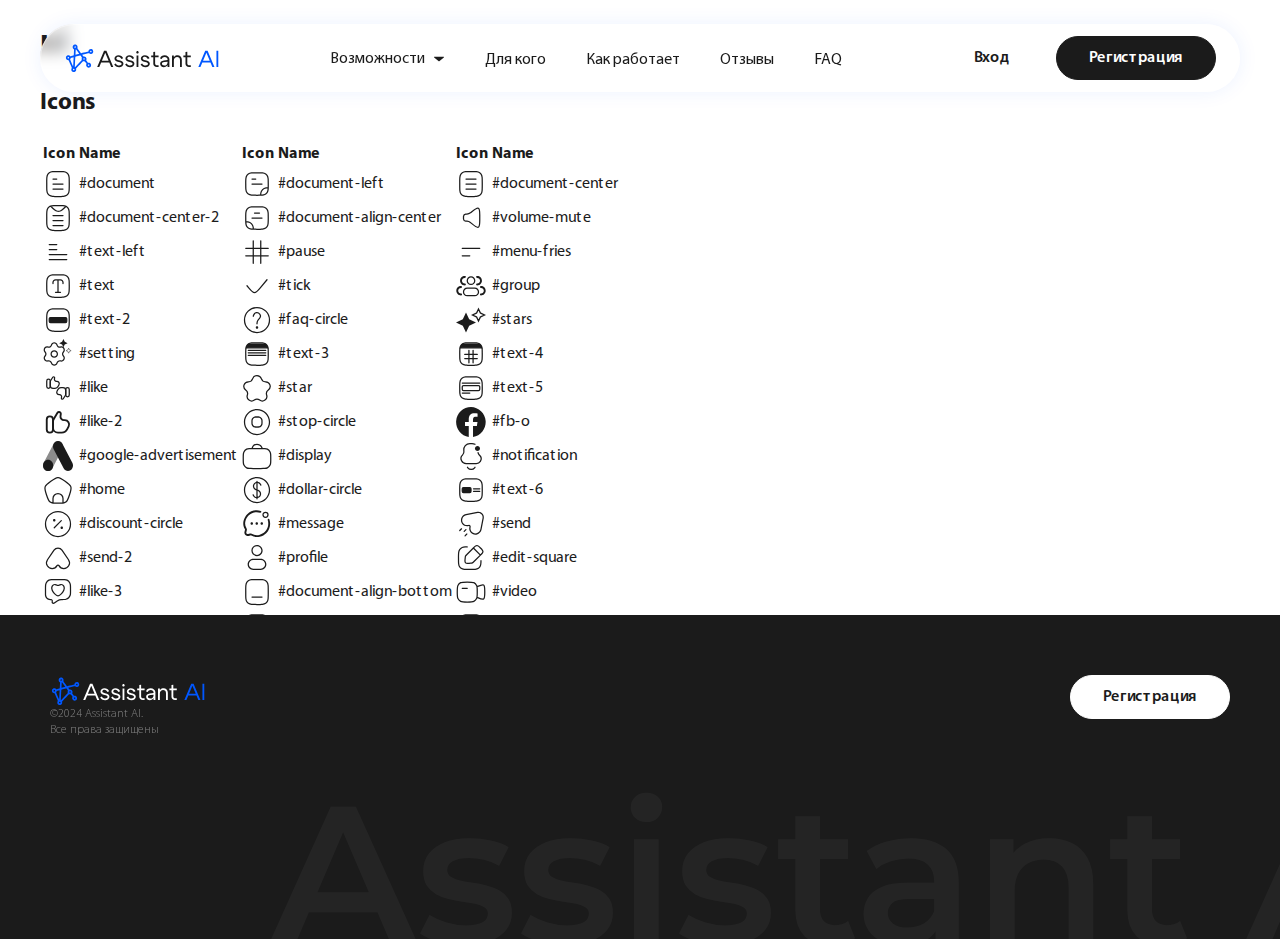
<file: ui.html>
<!DOCTYPE html>
<html>
<head>
	<meta charset="UTF-8">
	<title>markup rig</title>
	<meta name="viewport" content="width=device-width, initial-scale=1, maximum-scale=1"/>
	<link rel="apple-touch-icon" sizes="180x180" href="/apple-touch-icon.png">
	<link rel="icon" type="image/png" sizes="32x32" href="/favicon-32x32.png">
	<link rel="icon" type="image/png" sizes="16x16" href="/favicon-16x16.png">
	<link rel="manifest" href="/site.webmanifest">
	<link rel="mask-icon" href="/safari-pinned-tab.svg" color="#5bbad5">
	<meta name="msapplication-TileColor" content="#1e1e1e">
	<meta name="theme-color" content="#ffffff">
	
		<link rel="stylesheet" href="https://unpkg.com/aos@next/dist/aos.css" />
		<link rel="stylesheet" href="/assets/css/app.css">
	
</head>
<body>

	<div id="main" class="main">
		<header class="header">
	<div class="header__inner">
		<div class="header__bg"></div>
		<a href="#main" class="header__logo">
			<img class="header__logo-img" src="img/logo-black.svg" alt="">
		</a>

		<div class="menu">
			<div class="menu__inner">
				<div class="menu__wrap">
					<div class="menu__cont">
						<div class="menu__header">
							Универсальная платформа <br>для автоматизации процесса <br>создания контента
						</div>
						<ul class="menu-list">
							<li class="menu-list__item menu-list__item-drop">
								<div class="menu-list__drop-btn">
									Возможности
									<svg class="icon menu-list__drop-btn-icon">
										<use href="img/sprite.svg#caret"></use>
									</svg>
								</div>
								<div class="menu-list__drop">
									<div class="menu-list__drop-inner">
										<ul class="sub-menu-list">
											<li class="sub-menu-list__item"><a href="#opts" class="sub-menu-list__link">Генерация изображений</a></li>
											<li class="sub-menu-list__item"><a href="#gen-text" class="sub-menu-list__link">Генерация текста</a></li>
											<li class="sub-menu-list__item"><a href="#audio-work" class="sub-menu-list__link">Работа с аудио</a></li>
											<li class="sub-menu-list__item"><a href="#gen-video" class="sub-menu-list__link">Генерация видео</a></li>
										</ul>
									</div>
								</div>
							</li>

							<li class="menu-list__item">
								<a href="#self-expression" class="menu-list__link">Для кого</a>
							</li>

							<li class="menu-list__item">
								<a href="#work-steps" class="menu-list__link">Как работает</a>
							</li>

							<li class="menu-list__item">
								<a href="#comments" class="menu-list__link">Отзывы</a>
							</li>

							<li class="menu-list__item">
								<a href="#faq" class="menu-list__link">FAQ</a>
							</li>
						</ul>

						<div class="menu__actions">
							<a href="" class="btn btn_white menu__actions-btn">Вход</a>
							<a href="" class="btn btn_dark menu__actions-btn">Регистрация</a>
						</div>
					</div>
				</div>
			</div>
		</div>
		
		<div class="menu-btn">
			<span class="menu-btn__item menu-btn__item_1"></span>
			<span class="menu-btn__item menu-btn__item_2"></span>
			<span class="menu-btn__item menu-btn__item_3"></span>
		</div>
	</div>
</header>

		<div class="page-content">
				<div class="main-container">
		<h1>ui</h1>

		<h2>Icons</h2>
		
				<table class="w-full">
			<tr>
									<th class="text_center">Icon</th>
					<th class="text_start">Name</th>
									<th class="text_center">Icon</th>
					<th class="text_start">Name</th>
									<th class="text_center">Icon</th>
					<th class="text_start">Name</th>
							</tr>
												<tr>
								<td>
					<svg style="width: 30px; height: 30px;" class="icon mx-auto">
						<use href="/img/sprite.svg#document"></use>
					</svg>
				</td>
				<td>#document</td>

															<td>
					<svg style="width: 30px; height: 30px;" class="icon mx-auto">
						<use href="/img/sprite.svg#document-left"></use>
					</svg>
				</td>
				<td>#document-left</td>

															<td>
					<svg style="width: 30px; height: 30px;" class="icon mx-auto">
						<use href="/img/sprite.svg#document-center"></use>
					</svg>
				</td>
				<td>#document-center</td>

									</tr>
																<tr>
								<td>
					<svg style="width: 30px; height: 30px;" class="icon mx-auto">
						<use href="/img/sprite.svg#document-center-2"></use>
					</svg>
				</td>
				<td>#document-center-2</td>

															<td>
					<svg style="width: 30px; height: 30px;" class="icon mx-auto">
						<use href="/img/sprite.svg#document-align-center"></use>
					</svg>
				</td>
				<td>#document-align-center</td>

															<td>
					<svg style="width: 30px; height: 30px;" class="icon mx-auto">
						<use href="/img/sprite.svg#volume-mute"></use>
					</svg>
				</td>
				<td>#volume-mute</td>

									</tr>
																<tr>
								<td>
					<svg style="width: 30px; height: 30px;" class="icon mx-auto">
						<use href="/img/sprite.svg#text-left"></use>
					</svg>
				</td>
				<td>#text-left</td>

															<td>
					<svg style="width: 30px; height: 30px;" class="icon mx-auto">
						<use href="/img/sprite.svg#pause"></use>
					</svg>
				</td>
				<td>#pause</td>

															<td>
					<svg style="width: 30px; height: 30px;" class="icon mx-auto">
						<use href="/img/sprite.svg#menu-fries"></use>
					</svg>
				</td>
				<td>#menu-fries</td>

									</tr>
																<tr>
								<td>
					<svg style="width: 30px; height: 30px;" class="icon mx-auto">
						<use href="/img/sprite.svg#text"></use>
					</svg>
				</td>
				<td>#text</td>

															<td>
					<svg style="width: 30px; height: 30px;" class="icon mx-auto">
						<use href="/img/sprite.svg#tick"></use>
					</svg>
				</td>
				<td>#tick</td>

															<td>
					<svg style="width: 30px; height: 30px;" class="icon mx-auto">
						<use href="/img/sprite.svg#group"></use>
					</svg>
				</td>
				<td>#group</td>

									</tr>
																<tr>
								<td>
					<svg style="width: 30px; height: 30px;" class="icon mx-auto">
						<use href="/img/sprite.svg#text-2"></use>
					</svg>
				</td>
				<td>#text-2</td>

															<td>
					<svg style="width: 30px; height: 30px;" class="icon mx-auto">
						<use href="/img/sprite.svg#faq-circle"></use>
					</svg>
				</td>
				<td>#faq-circle</td>

															<td>
					<svg style="width: 30px; height: 30px;" class="icon mx-auto">
						<use href="/img/sprite.svg#stars"></use>
					</svg>
				</td>
				<td>#stars</td>

									</tr>
																<tr>
								<td>
					<svg style="width: 30px; height: 30px;" class="icon mx-auto">
						<use href="/img/sprite.svg#setting"></use>
					</svg>
				</td>
				<td>#setting</td>

															<td>
					<svg style="width: 30px; height: 30px;" class="icon mx-auto">
						<use href="/img/sprite.svg#text-3"></use>
					</svg>
				</td>
				<td>#text-3</td>

															<td>
					<svg style="width: 30px; height: 30px;" class="icon mx-auto">
						<use href="/img/sprite.svg#text-4"></use>
					</svg>
				</td>
				<td>#text-4</td>

									</tr>
																<tr>
								<td>
					<svg style="width: 30px; height: 30px;" class="icon mx-auto">
						<use href="/img/sprite.svg#like"></use>
					</svg>
				</td>
				<td>#like</td>

															<td>
					<svg style="width: 30px; height: 30px;" class="icon mx-auto">
						<use href="/img/sprite.svg#star"></use>
					</svg>
				</td>
				<td>#star</td>

															<td>
					<svg style="width: 30px; height: 30px;" class="icon mx-auto">
						<use href="/img/sprite.svg#text-5"></use>
					</svg>
				</td>
				<td>#text-5</td>

									</tr>
																<tr>
								<td>
					<svg style="width: 30px; height: 30px;" class="icon mx-auto">
						<use href="/img/sprite.svg#like-2"></use>
					</svg>
				</td>
				<td>#like-2</td>

															<td>
					<svg style="width: 30px; height: 30px;" class="icon mx-auto">
						<use href="/img/sprite.svg#stop-circle"></use>
					</svg>
				</td>
				<td>#stop-circle</td>

															<td>
					<svg style="width: 30px; height: 30px;" class="icon mx-auto">
						<use href="/img/sprite.svg#fb-o"></use>
					</svg>
				</td>
				<td>#fb-o</td>

									</tr>
																<tr>
								<td>
					<svg style="width: 30px; height: 30px;" class="icon mx-auto">
						<use href="/img/sprite.svg#google-advertisement"></use>
					</svg>
				</td>
				<td>#google-advertisement</td>

															<td>
					<svg style="width: 30px; height: 30px;" class="icon mx-auto">
						<use href="/img/sprite.svg#display"></use>
					</svg>
				</td>
				<td>#display</td>

															<td>
					<svg style="width: 30px; height: 30px;" class="icon mx-auto">
						<use href="/img/sprite.svg#notification"></use>
					</svg>
				</td>
				<td>#notification</td>

									</tr>
																<tr>
								<td>
					<svg style="width: 30px; height: 30px;" class="icon mx-auto">
						<use href="/img/sprite.svg#home"></use>
					</svg>
				</td>
				<td>#home</td>

															<td>
					<svg style="width: 30px; height: 30px;" class="icon mx-auto">
						<use href="/img/sprite.svg#dollar-circle"></use>
					</svg>
				</td>
				<td>#dollar-circle</td>

															<td>
					<svg style="width: 30px; height: 30px;" class="icon mx-auto">
						<use href="/img/sprite.svg#text-6"></use>
					</svg>
				</td>
				<td>#text-6</td>

									</tr>
																<tr>
								<td>
					<svg style="width: 30px; height: 30px;" class="icon mx-auto">
						<use href="/img/sprite.svg#discount-circle"></use>
					</svg>
				</td>
				<td>#discount-circle</td>

															<td>
					<svg style="width: 30px; height: 30px;" class="icon mx-auto">
						<use href="/img/sprite.svg#message"></use>
					</svg>
				</td>
				<td>#message</td>

															<td>
					<svg style="width: 30px; height: 30px;" class="icon mx-auto">
						<use href="/img/sprite.svg#send"></use>
					</svg>
				</td>
				<td>#send</td>

									</tr>
																<tr>
								<td>
					<svg style="width: 30px; height: 30px;" class="icon mx-auto">
						<use href="/img/sprite.svg#send-2"></use>
					</svg>
				</td>
				<td>#send-2</td>

															<td>
					<svg style="width: 30px; height: 30px;" class="icon mx-auto">
						<use href="/img/sprite.svg#profile"></use>
					</svg>
				</td>
				<td>#profile</td>

															<td>
					<svg style="width: 30px; height: 30px;" class="icon mx-auto">
						<use href="/img/sprite.svg#edit-square"></use>
					</svg>
				</td>
				<td>#edit-square</td>

									</tr>
																<tr>
								<td>
					<svg style="width: 30px; height: 30px;" class="icon mx-auto">
						<use href="/img/sprite.svg#like-3"></use>
					</svg>
				</td>
				<td>#like-3</td>

															<td>
					<svg style="width: 30px; height: 30px;" class="icon mx-auto">
						<use href="/img/sprite.svg#document-align-bottom"></use>
					</svg>
				</td>
				<td>#document-align-bottom</td>

															<td>
					<svg style="width: 30px; height: 30px;" class="icon mx-auto">
						<use href="/img/sprite.svg#video"></use>
					</svg>
				</td>
				<td>#video</td>

									</tr>
																<tr>
								<td>
					<svg style="width: 30px; height: 30px;" class="icon mx-auto">
						<use href="/img/sprite.svg#video-2"></use>
					</svg>
				</td>
				<td>#video-2</td>

															<td>
					<svg style="width: 30px; height: 30px;" class="icon mx-auto">
						<use href="/img/sprite.svg#hashtag"></use>
					</svg>
				</td>
				<td>#hashtag</td>

															<td>
					<svg style="width: 30px; height: 30px;" class="icon mx-auto">
						<use href="/img/sprite.svg#text-7"></use>
					</svg>
				</td>
				<td>#text-7</td>

									</tr>
																<tr>
								<td>
					<svg style="width: 30px; height: 30px;" class="icon mx-auto">
						<use href="/img/sprite.svg#document-align-left"></use>
					</svg>
				</td>
				<td>#document-align-left</td>

															<td>
					<svg style="width: 30px; height: 30px;" class="icon mx-auto">
						<use href="/img/sprite.svg#add"></use>
					</svg>
				</td>
				<td>#add</td>

															<td>
					<svg style="width: 30px; height: 30px;" class="icon mx-auto">
						<use href="/img/sprite.svg#caret"></use>
					</svg>
				</td>
				<td>#caret</td>

									</tr>
									</table>
	</div>

		</div>
		
		<footer class="footer">
	<div class="main-container footer__inner">
		<div class="footer__cont">
			<div class="footer__logo-w">
				<img class="footer__logo" src="img/logo.svg" alt="">

				<div class="footer__copyright hidden_max-lg">
					©2024 Assistant AI.<br>Все права защищены
				</div>
			</div>

			<div class="footer__menu-w">
							</div>

			<div class="footer__auxiliary-w">
				<a href="" class="btn btn_white">Регистрация</a>

				<div class="footer__copyright  hidden_lg">
					©2024 Assistant AI.<br>Все права защищены
				</div>
			</div>
		</div>
		<div class="footer__bg-text">Assistant AI</div>
	</div>
</footer>
	</div>

<script src="/js/swiper-bundle.min.js"></script>
<script src="/js/typed.umd.js"></script>
<script src="/js/aos.js"></script>


<script src="/js/app.js"></script>


</body>
</html>
</file>
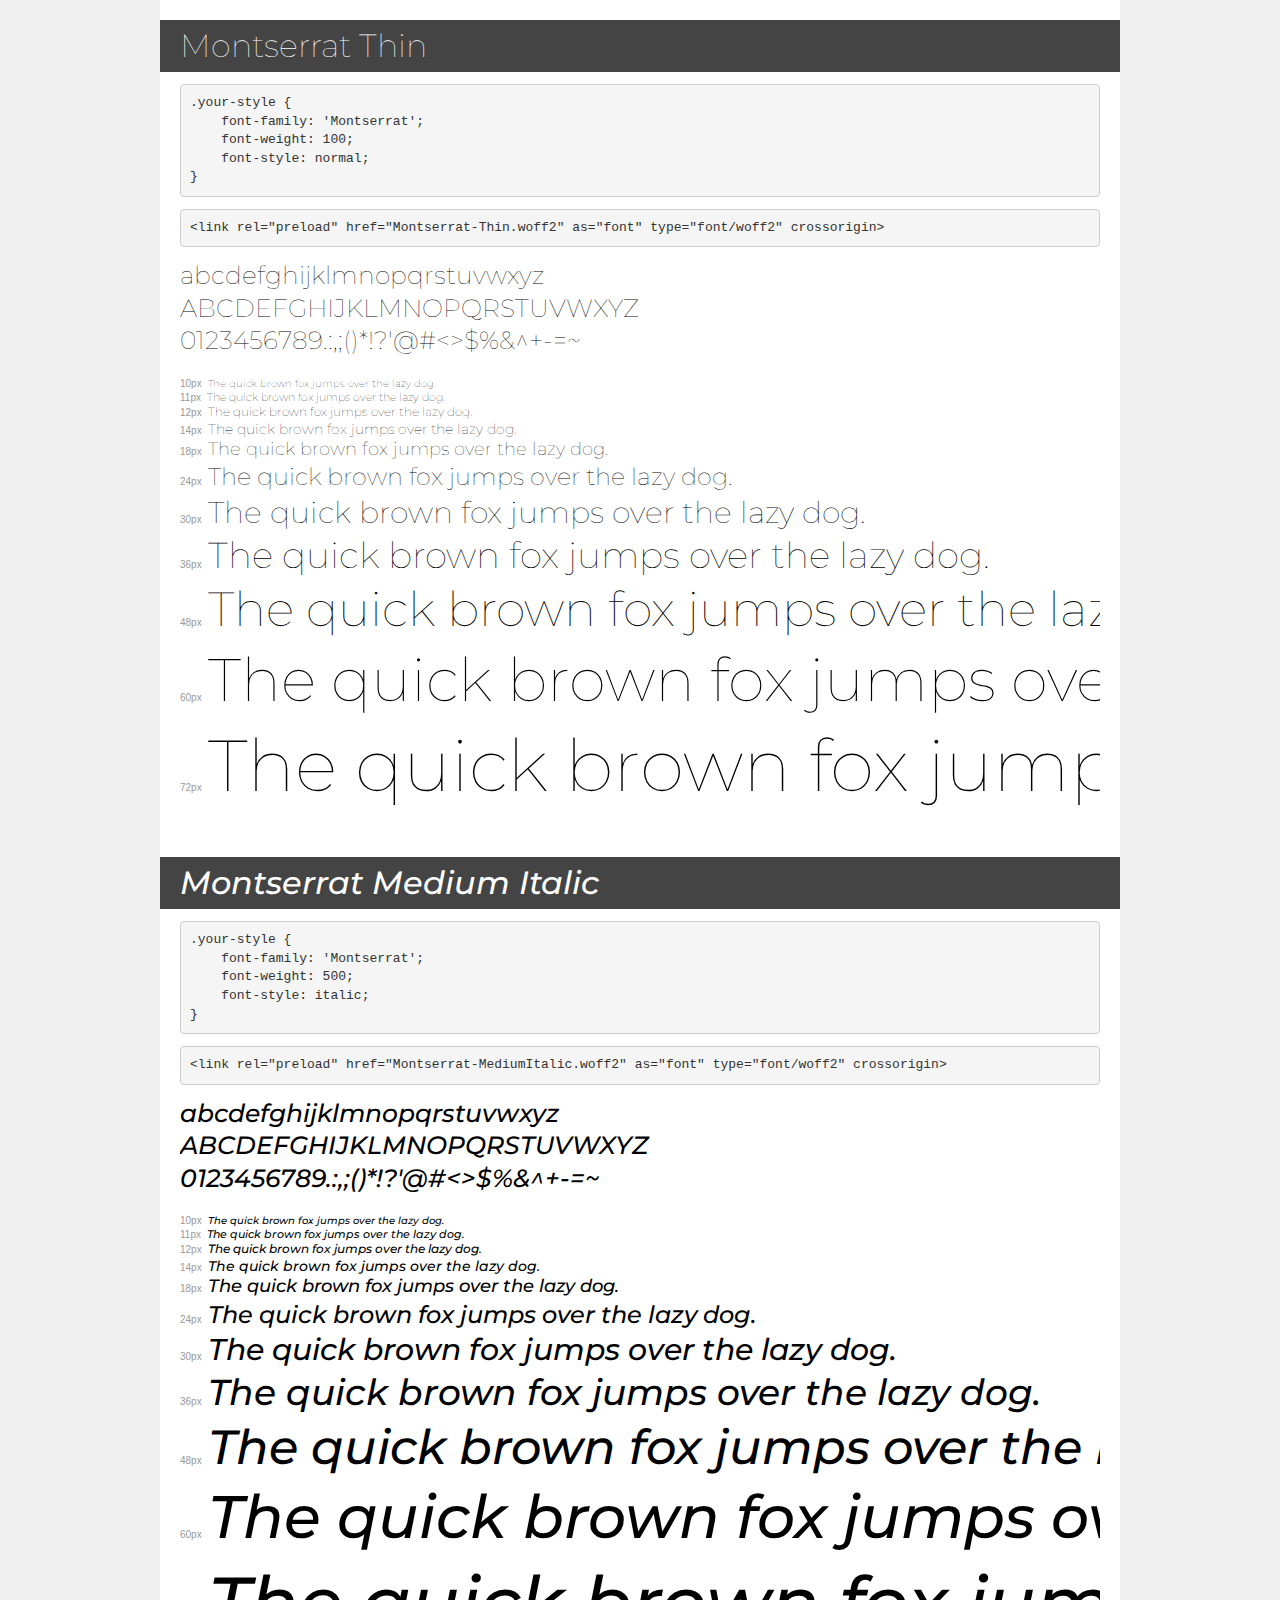
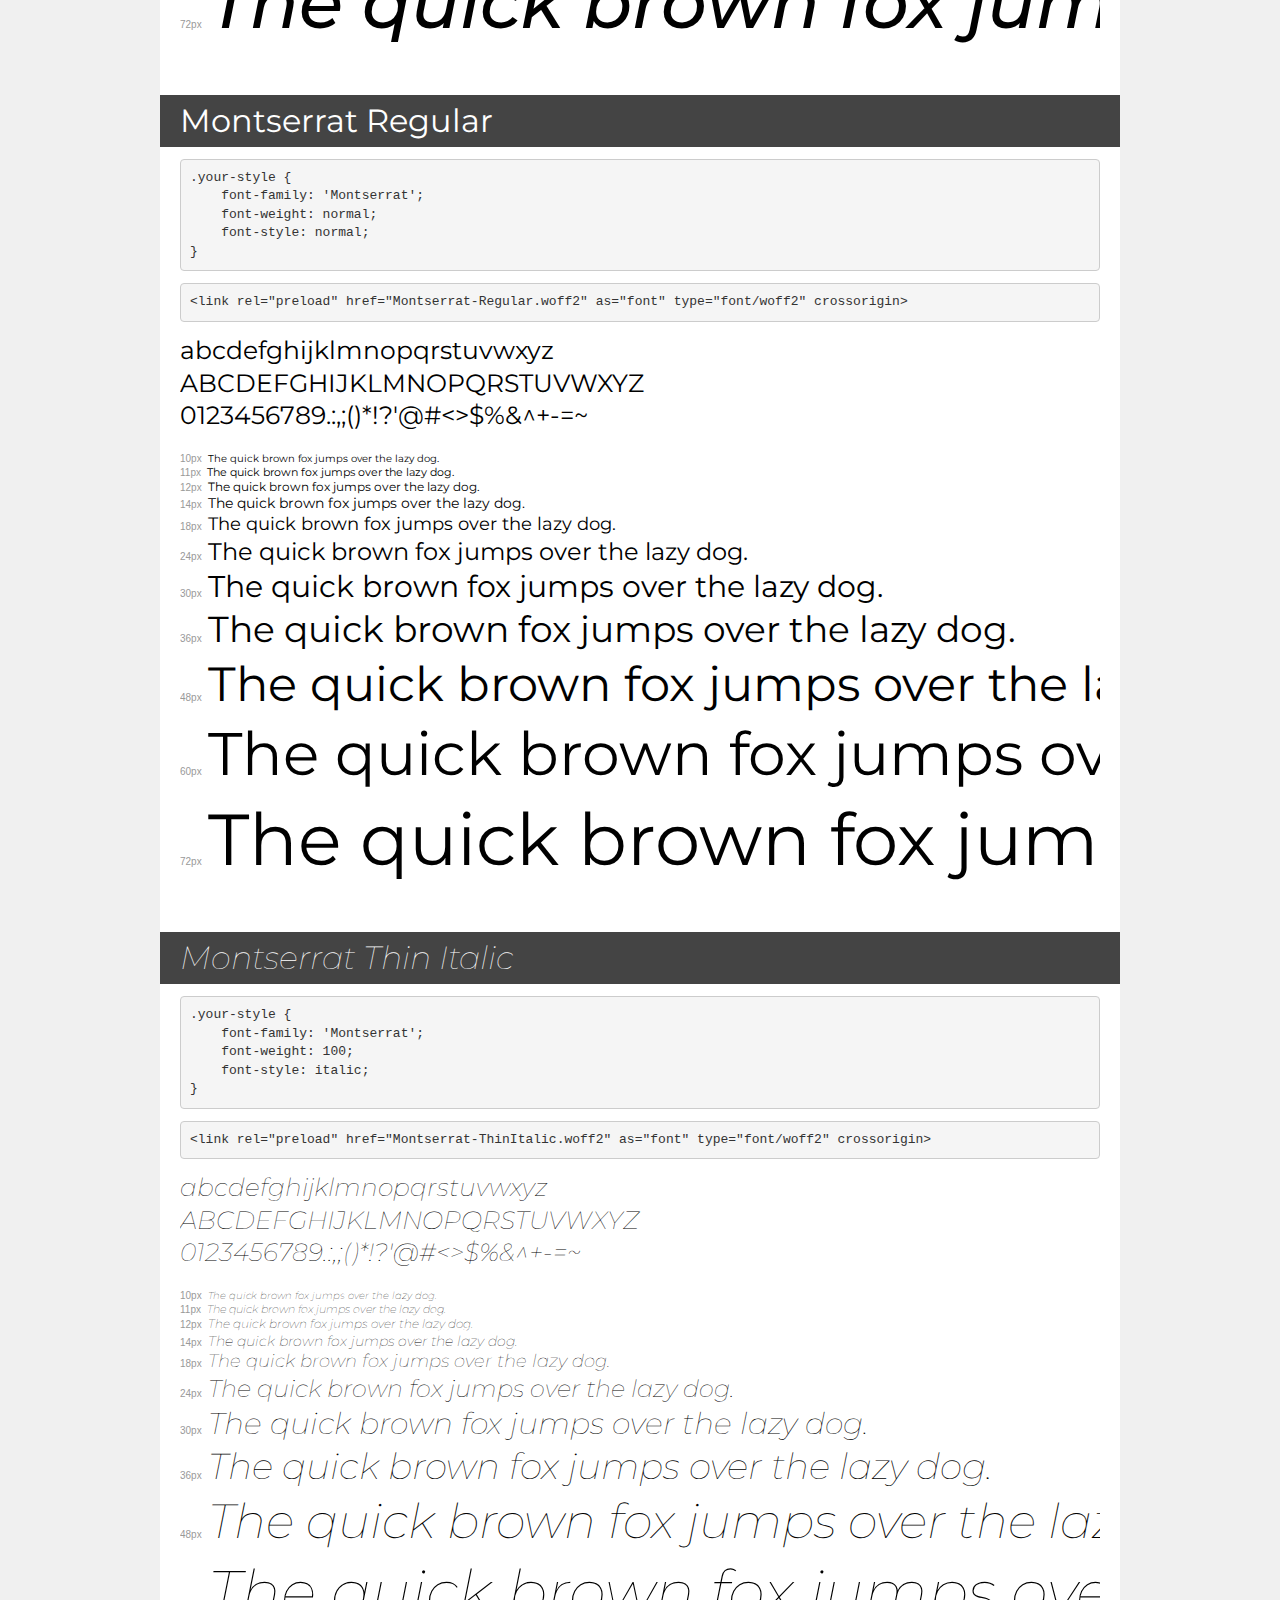
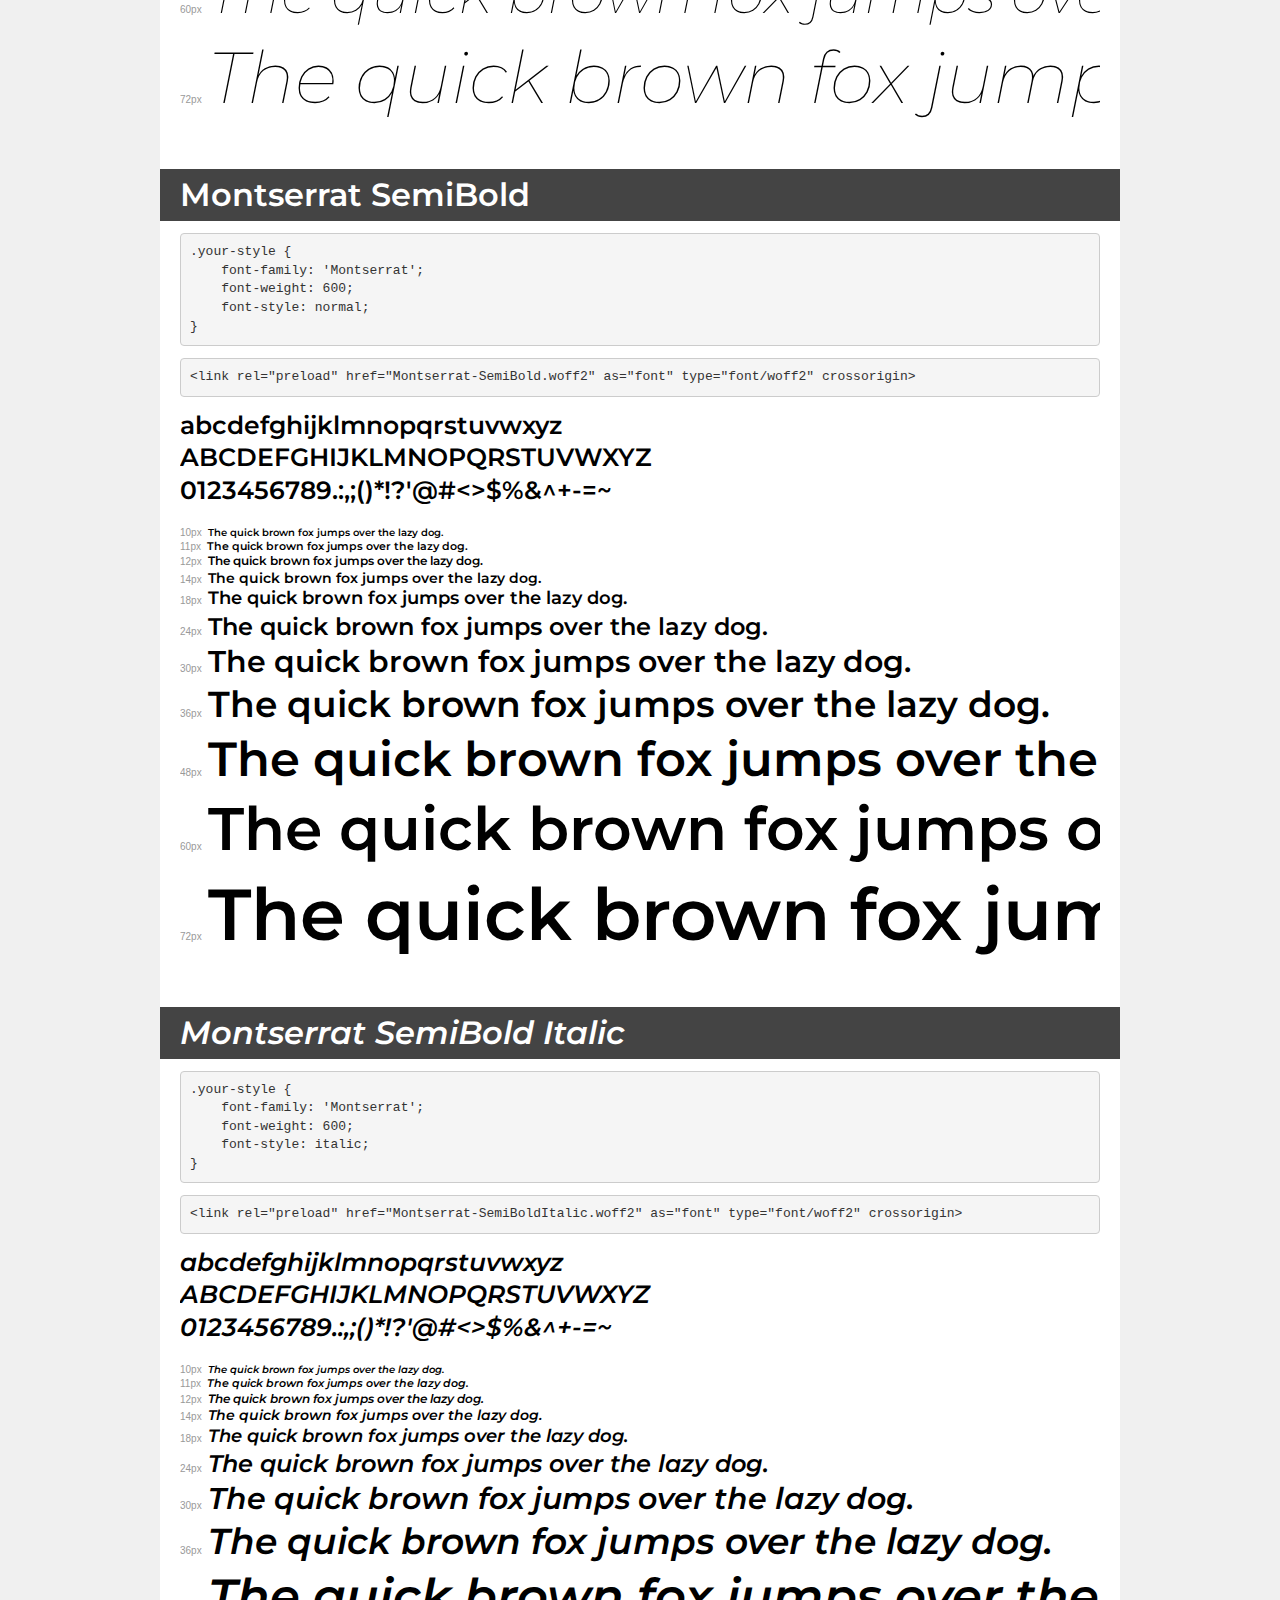
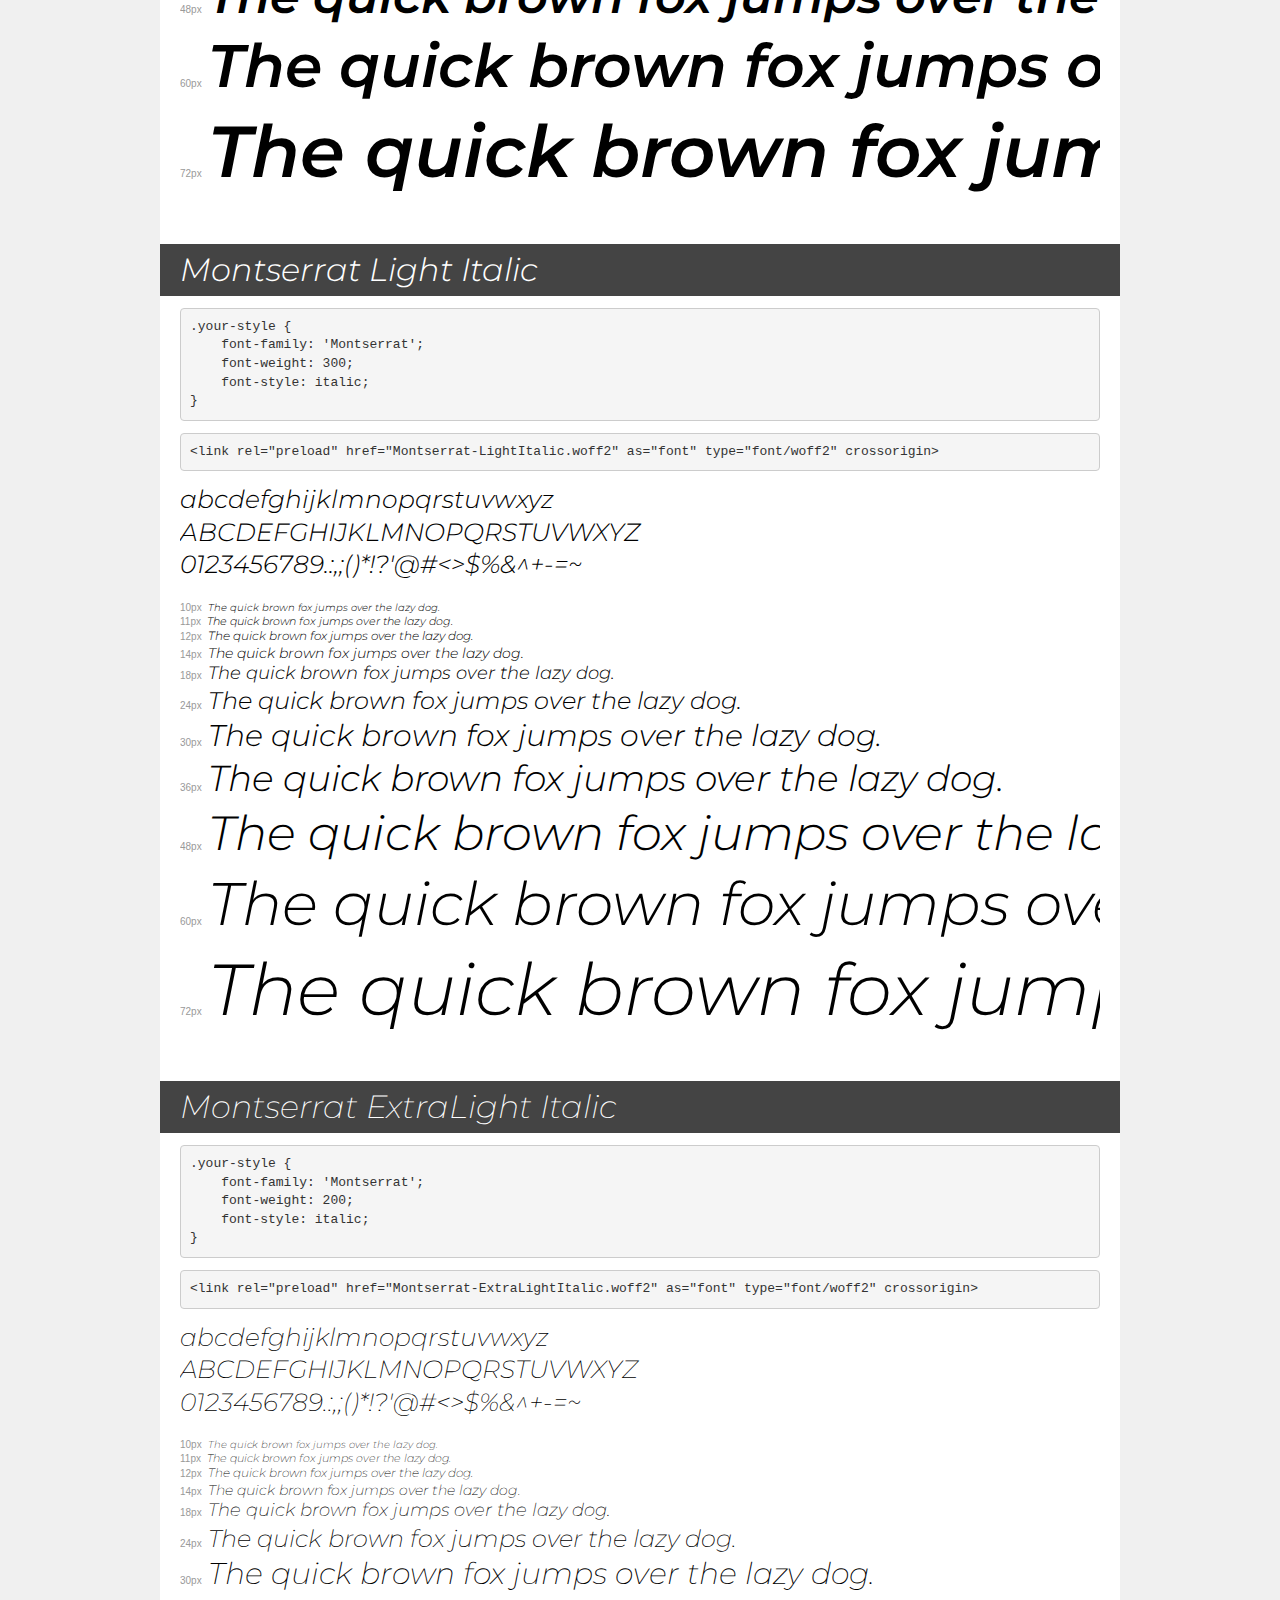
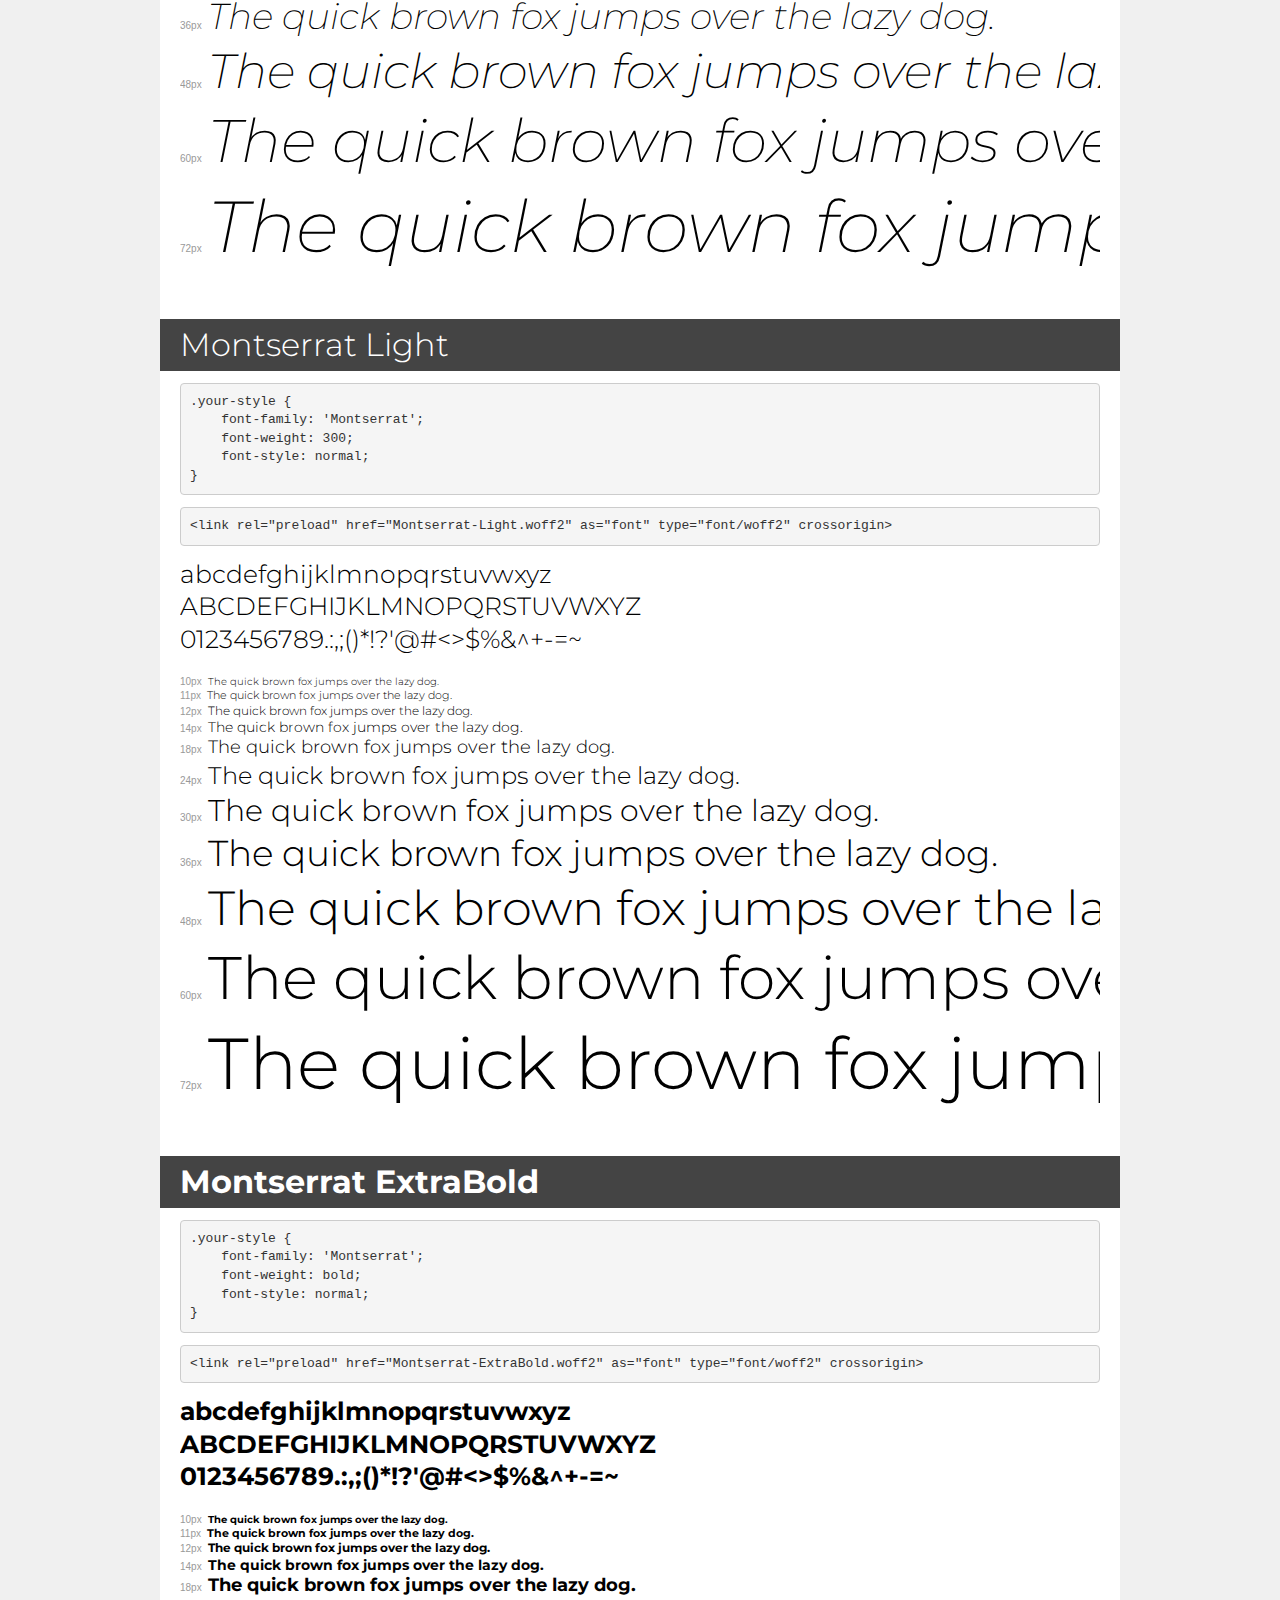
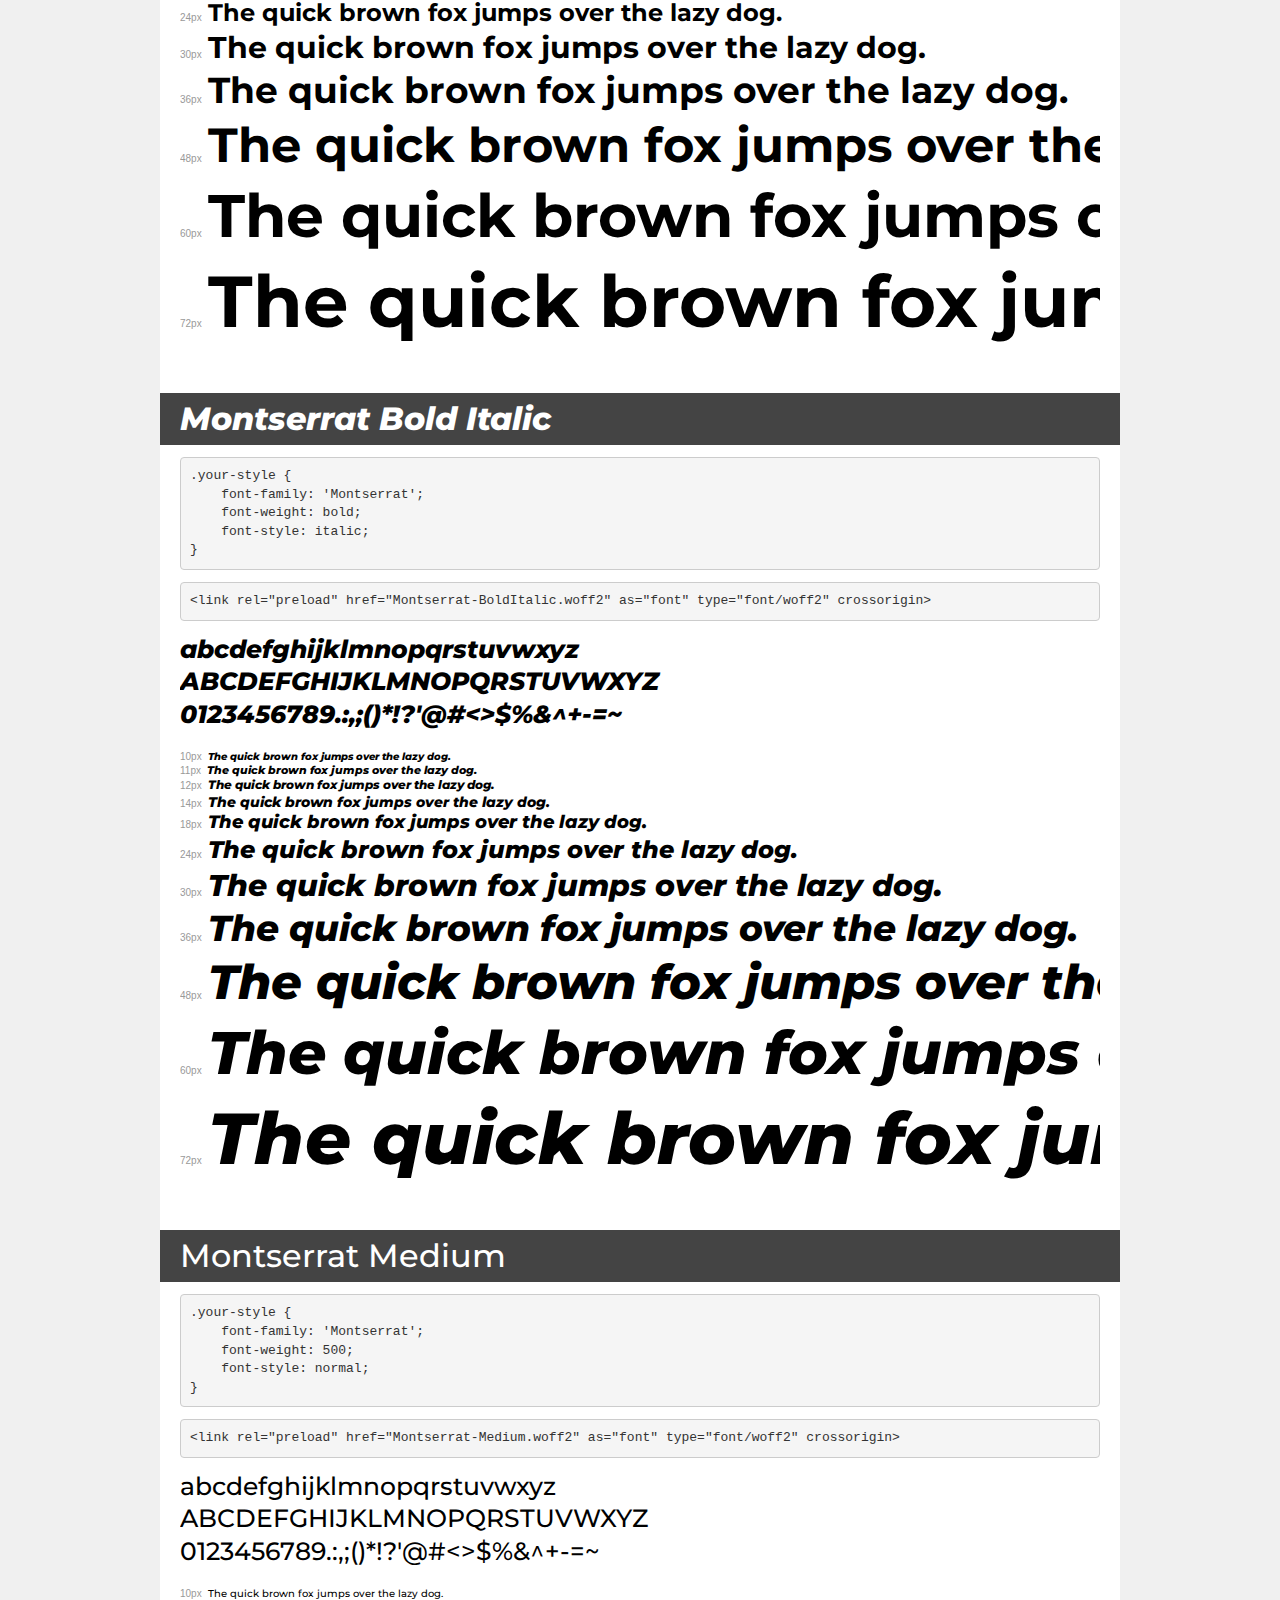
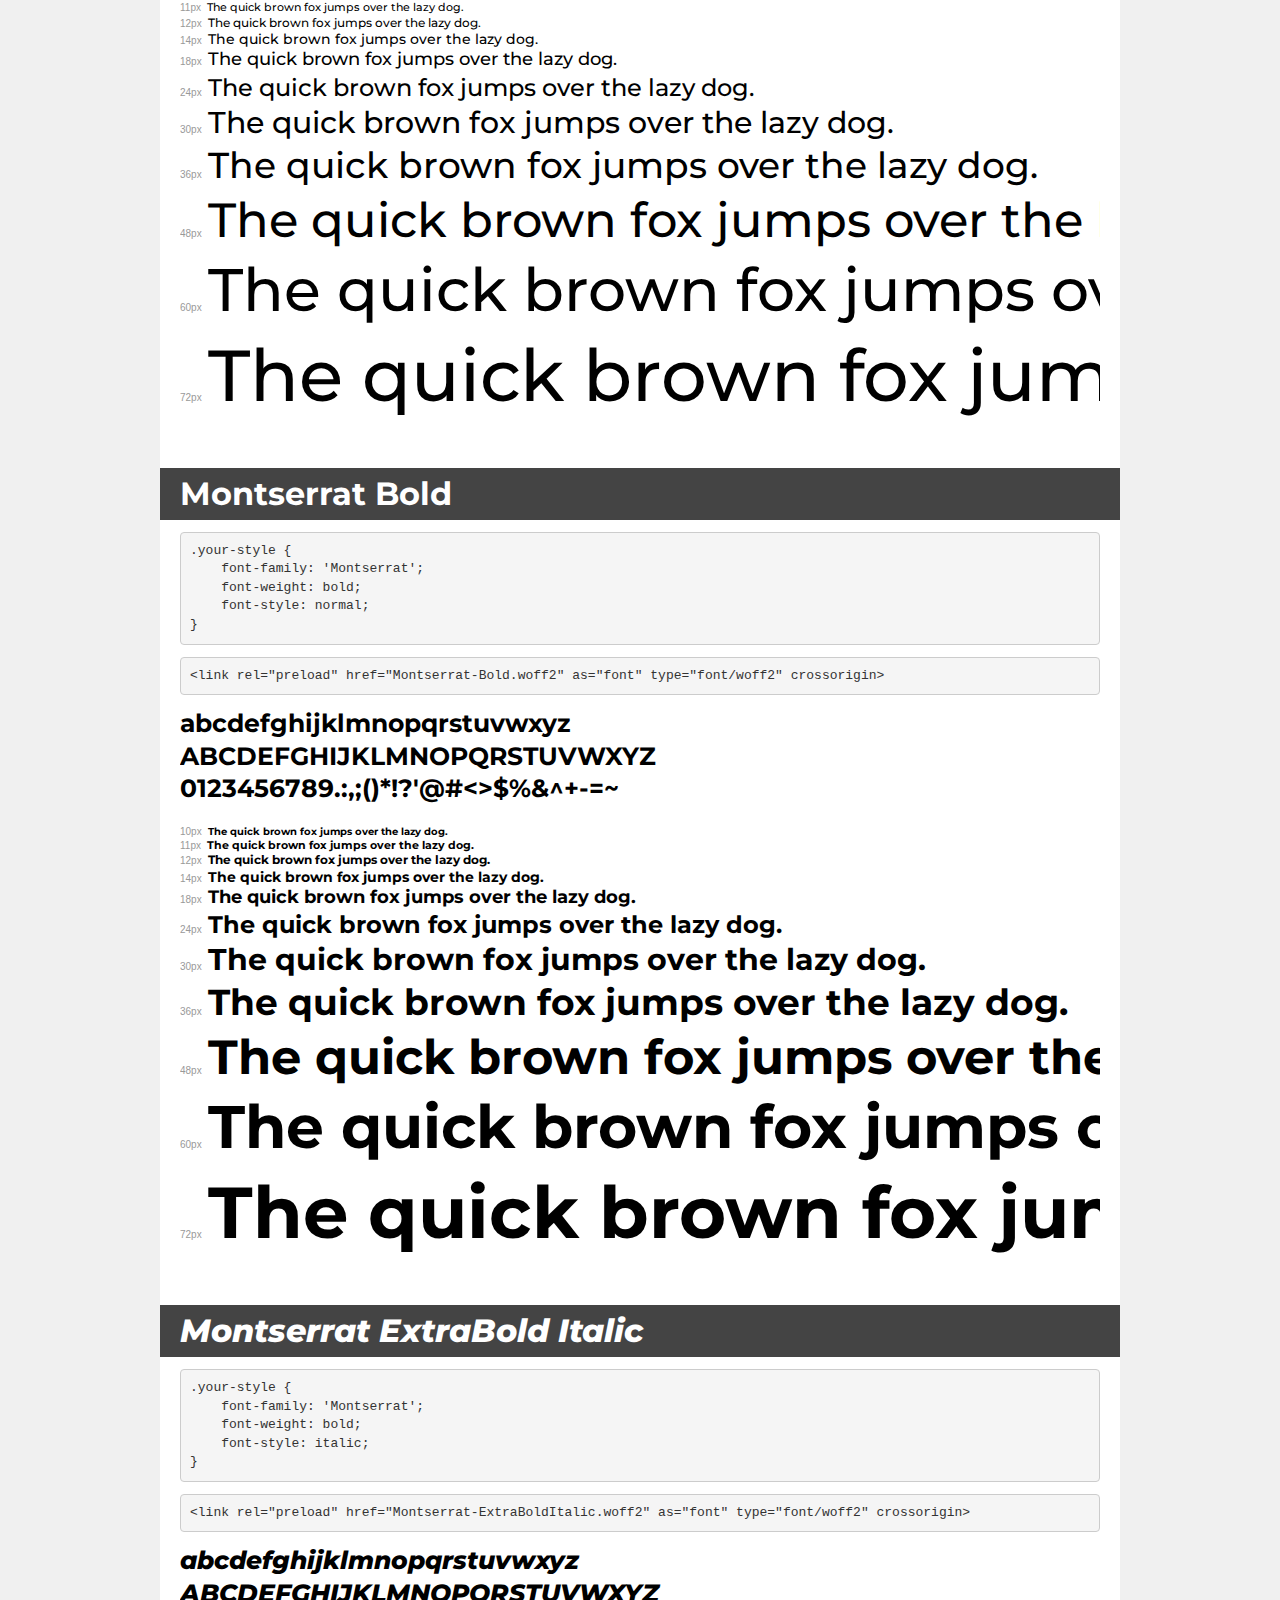
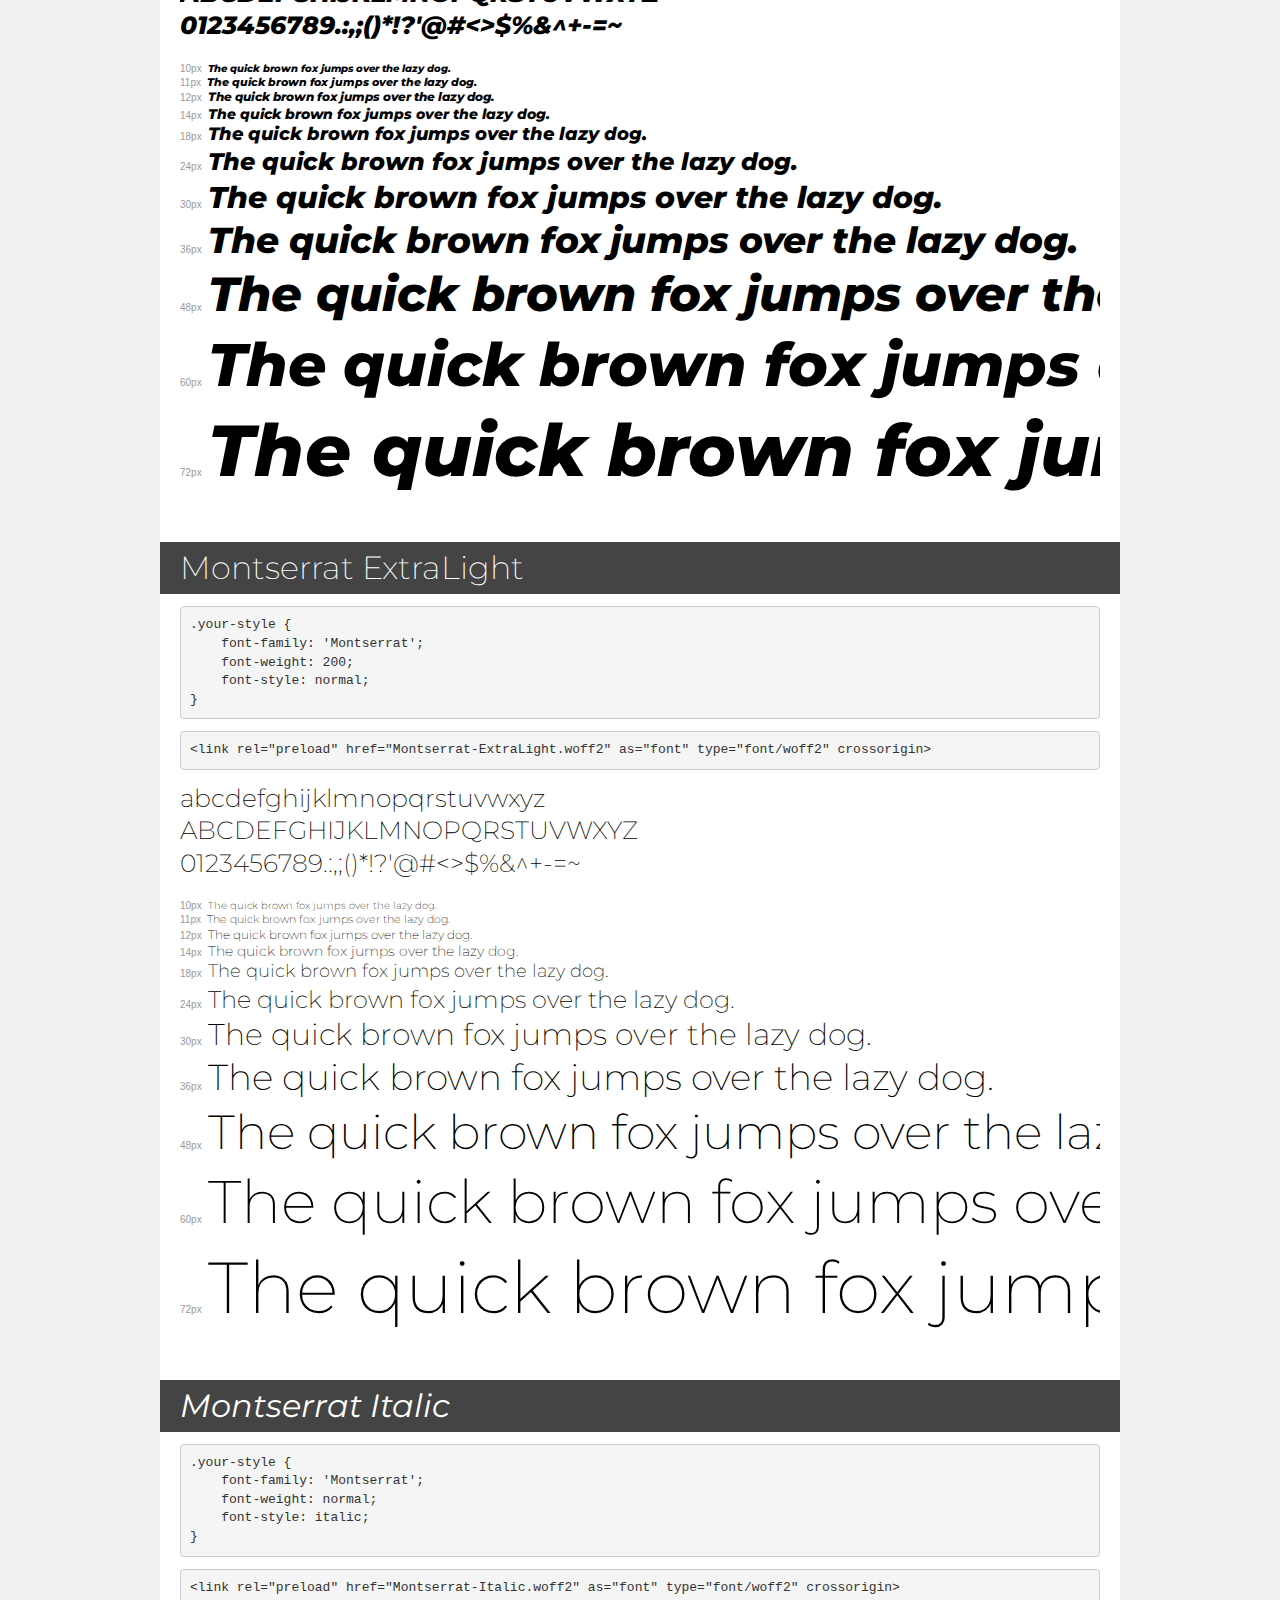
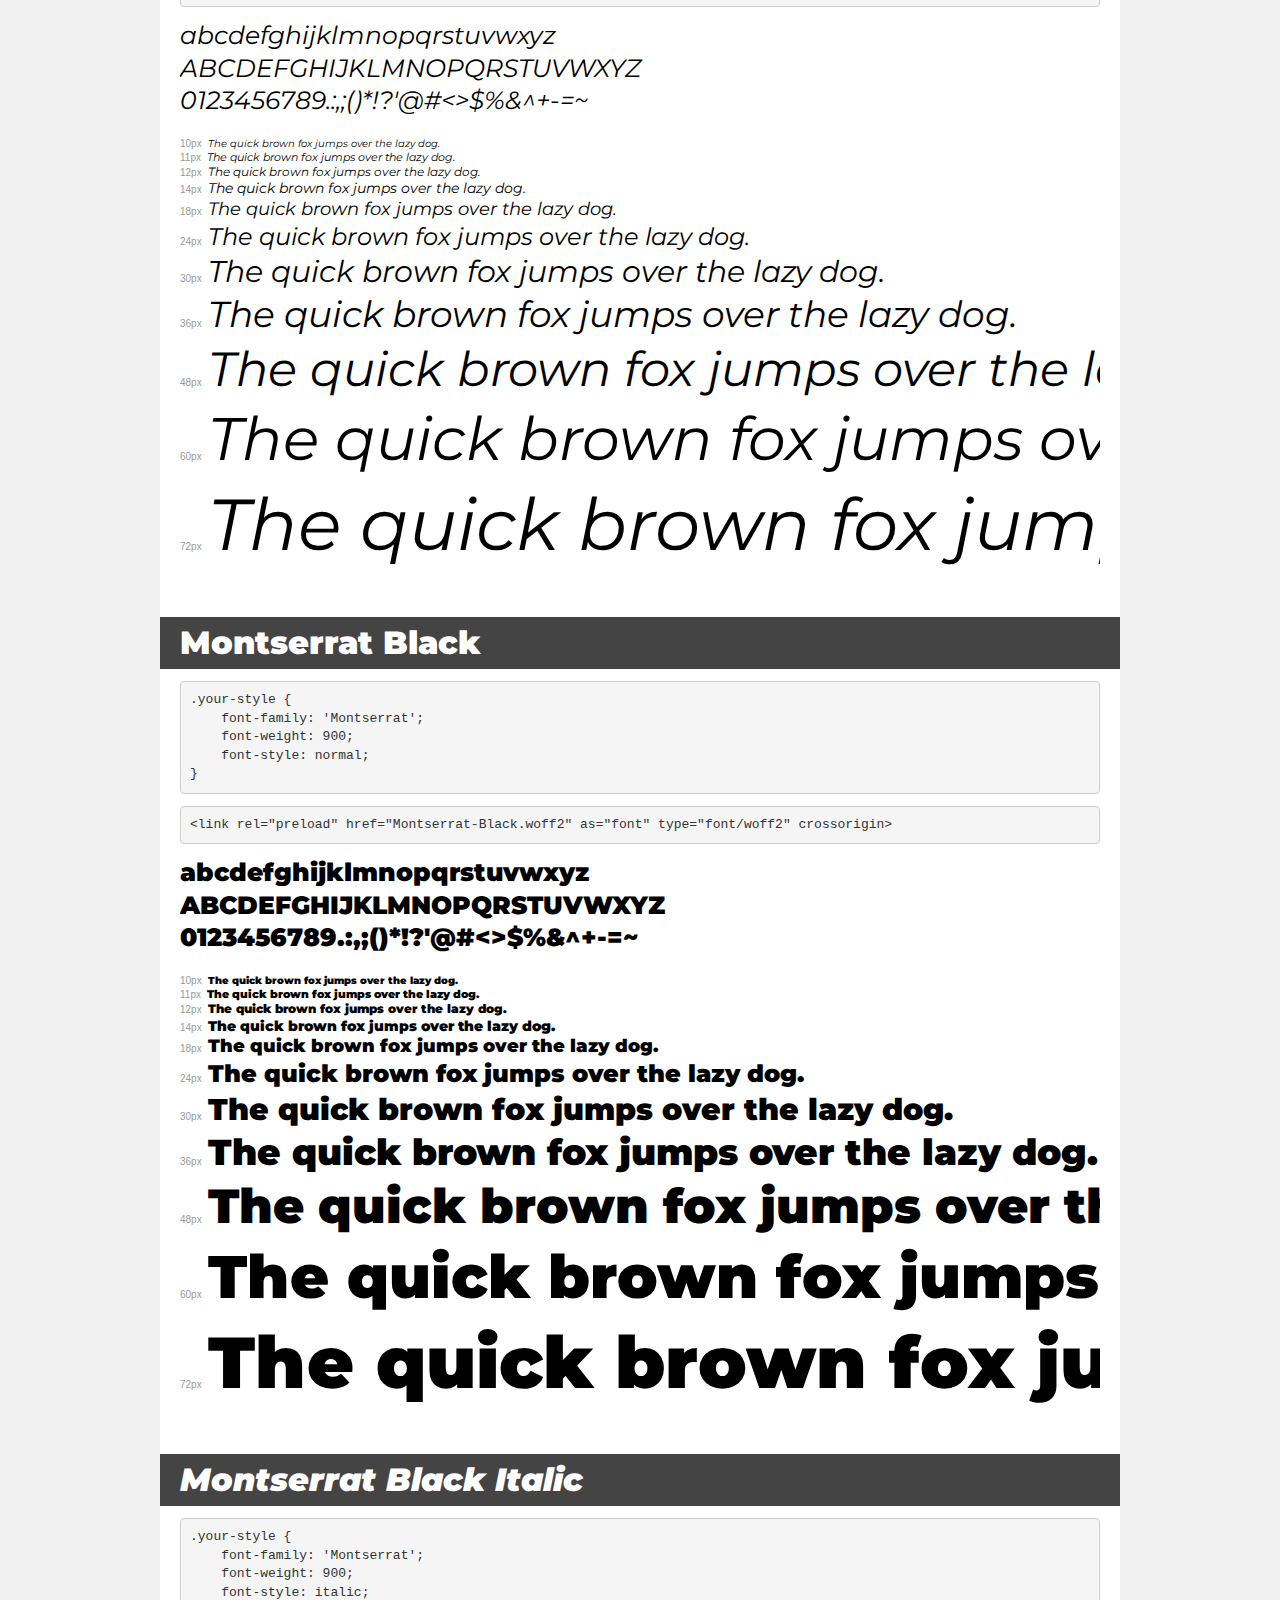
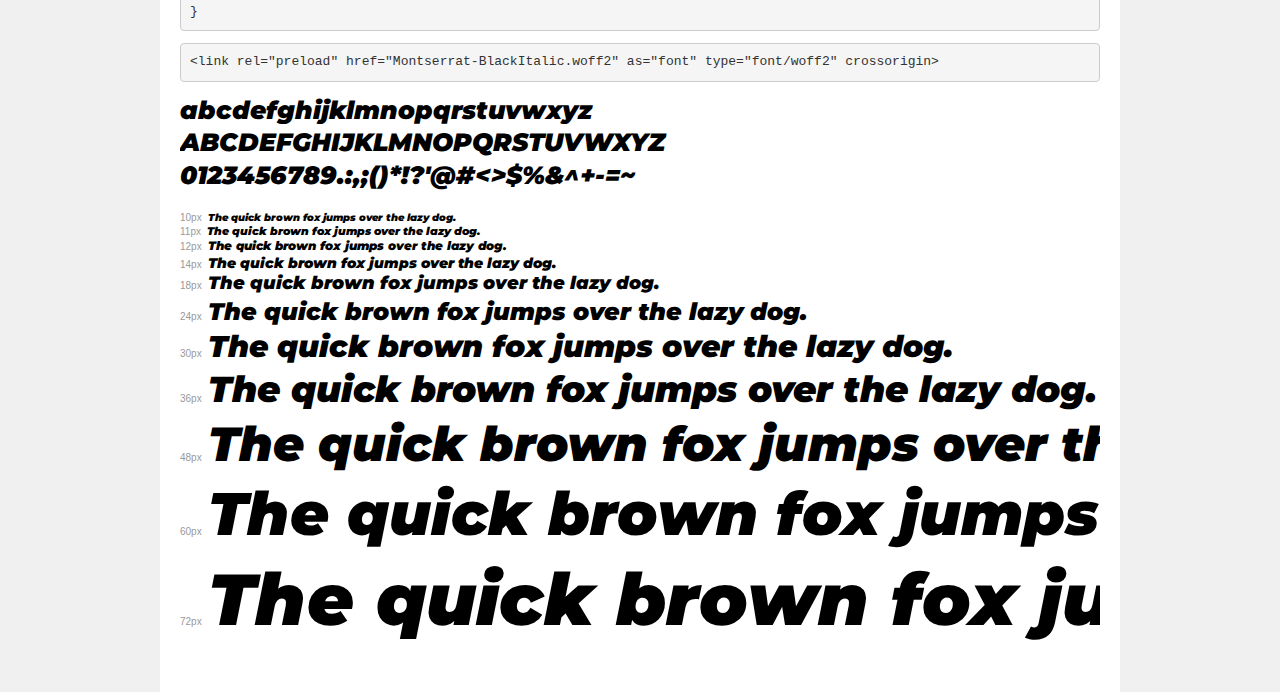
<file: fonts/Montserrat/demo.html>
<!DOCTYPE html>
<html lang="en">
<head>
    <meta charset="utf-8">
    <meta http-equiv="X-UA-Compatible" content="IE=edge">
    <meta name="viewport" content="width=device-width, initial-scale=1">
    <meta name="robots" content="noindex, noarchive">
    <meta name="format-detection" content="telephone=no">
    <title>Transfonter demo</title>
    <link href="stylesheet.css" rel="stylesheet">
    <style>
        /*
        http://meyerweb.com/eric/tools/css/reset/
        v2.0 | 20110126
        License: none (public domain)
        */
        html, body, div, span, applet, object, iframe,
        h1, h2, h3, h4, h5, h6, p, blockquote, pre,
        a, abbr, acronym, address, big, cite, code,
        del, dfn, em, img, ins, kbd, q, s, samp,
        small, strike, strong, sub, sup, tt, var,
        b, u, i, center,
        dl, dt, dd, ol, ul, li,
        fieldset, form, label, legend,
        table, caption, tbody, tfoot, thead, tr, th, td,
        article, aside, canvas, details, embed,
        figure, figcaption, footer, header, hgroup,
        menu, nav, output, ruby, section, summary,
        time, mark, audio, video {
            margin: 0;
            padding: 0;
            border: 0;
            font-size: 100%;
            font: inherit;
            vertical-align: baseline;
        }
        /* HTML5 display-role reset for older browsers */
        article, aside, details, figcaption, figure,
        footer, header, hgroup, menu, nav, section {
            display: block;
        }
        body {
            line-height: 1;
        }
        ol, ul {
            list-style: none;
        }
        blockquote, q {
            quotes: none;
        }
        blockquote:before, blockquote:after,
        q:before, q:after {
            content: '';
            content: none;
        }
        table {
            border-collapse: collapse;
            border-spacing: 0;
        }
        /* demo styles */
        body {
            background: #f0f0f0;
            color: #000;
        }
        .page {
            background: #fff;
            width: 920px;
            margin: 0 auto;
            padding: 20px 20px 0 20px;
            overflow: hidden;
        }
        .font-container {
            overflow-x: auto;
            overflow-y: hidden;
            margin-bottom: 40px;
            line-height: 1.3;
            white-space: nowrap;
            padding-bottom: 5px;
        }
        h1 {
            position: relative;
            background: #444;
            font-size: 32px;
            color: #fff;
            padding: 10px 20px;
            margin: 0 -20px 12px -20px;
        }
        .letters {
            font-size: 25px;
            margin-bottom: 20px;
        }
        .s10:before {
            content: '10px';
        }
        .s11:before {
            content: '11px';
        }
        .s12:before {
            content: '12px';
        }
        .s14:before {
            content: '14px';
        }
        .s18:before {
            content: '18px';
        }
        .s24:before {
            content: '24px';
        }
        .s30:before {
            content: '30px';
        }
        .s36:before {
            content: '36px';
        }
        .s48:before {
            content: '48px';
        }
        .s60:before {
            content: '60px';
        }
        .s72:before {
            content: '72px';
        }
        .s10:before, .s11:before, .s12:before, .s14:before,
        .s18:before, .s24:before, .s30:before, .s36:before,
        .s48:before, .s60:before, .s72:before {
            font-family: Arial, sans-serif;
            font-size: 10px;
            font-weight: normal;
            font-style: normal;
            color: #999;
            padding-right: 6px;
        }
        pre {
            display: block;
            padding: 9px;
            margin: 0 0 12px;
            font-family: Monaco, Menlo, Consolas, "Courier New", monospace;
            font-size: 13px;
            line-height: 1.428571429;
            color: #333;
            font-weight: normal;
            font-style: normal;
            background-color: #f5f5f5;
            border: 1px solid #ccc;
            overflow-x: auto;
            border-radius: 4px;
        }
        /* responsive */
        @media (max-width: 959px) {
            .page {
                width: auto;
                margin: 0;
            }
        }
    </style>
</head>
<body>
<div class="page">
    <div class="demo">
        <h1 style="font-family: 'Montserrat'; font-weight: 100; font-style: normal;">Montserrat Thin</h1>
        <pre title="Usage">.your-style {
    font-family: 'Montserrat';
    font-weight: 100;
    font-style: normal;
}</pre>
        <pre title="Preload (optional)">
&lt;link rel=&quot;preload&quot; href=&quot;Montserrat-Thin.woff2&quot; as=&quot;font&quot; type=&quot;font/woff2&quot; crossorigin&gt;</pre>
        <div class="font-container" style="font-family: 'Montserrat'; font-weight: 100; font-style: normal;">
            <p class="letters">
                abcdefghijklmnopqrstuvwxyz<br>
ABCDEFGHIJKLMNOPQRSTUVWXYZ<br>
                0123456789.:,;()*!?'@#&lt;&gt;$%&^+-=~
            </p>
            <p class="s10" style="font-size: 10px;">The quick brown fox jumps over the lazy dog.</p>
            <p class="s11" style="font-size: 11px;">The quick brown fox jumps over the lazy dog.</p>
            <p class="s12" style="font-size: 12px;">The quick brown fox jumps over the lazy dog.</p>
            <p class="s14" style="font-size: 14px;">The quick brown fox jumps over the lazy dog.</p>
            <p class="s18" style="font-size: 18px;">The quick brown fox jumps over the lazy dog.</p>
            <p class="s24" style="font-size: 24px;">The quick brown fox jumps over the lazy dog.</p>
            <p class="s30" style="font-size: 30px;">The quick brown fox jumps over the lazy dog.</p>
            <p class="s36" style="font-size: 36px;">The quick brown fox jumps over the lazy dog.</p>
            <p class="s48" style="font-size: 48px;">The quick brown fox jumps over the lazy dog.</p>
            <p class="s60" style="font-size: 60px;">The quick brown fox jumps over the lazy dog.</p>
            <p class="s72" style="font-size: 72px;">The quick brown fox jumps over the lazy dog.</p>
        </div>
    </div>

    <div class="demo">
        <h1 style="font-family: 'Montserrat'; font-weight: 500; font-style: italic;">Montserrat Medium Italic</h1>
        <pre title="Usage">.your-style {
    font-family: 'Montserrat';
    font-weight: 500;
    font-style: italic;
}</pre>
        <pre title="Preload (optional)">
&lt;link rel=&quot;preload&quot; href=&quot;Montserrat-MediumItalic.woff2&quot; as=&quot;font&quot; type=&quot;font/woff2&quot; crossorigin&gt;</pre>
        <div class="font-container" style="font-family: 'Montserrat'; font-weight: 500; font-style: italic;">
            <p class="letters">
                abcdefghijklmnopqrstuvwxyz<br>
ABCDEFGHIJKLMNOPQRSTUVWXYZ<br>
                0123456789.:,;()*!?'@#&lt;&gt;$%&^+-=~
            </p>
            <p class="s10" style="font-size: 10px;">The quick brown fox jumps over the lazy dog.</p>
            <p class="s11" style="font-size: 11px;">The quick brown fox jumps over the lazy dog.</p>
            <p class="s12" style="font-size: 12px;">The quick brown fox jumps over the lazy dog.</p>
            <p class="s14" style="font-size: 14px;">The quick brown fox jumps over the lazy dog.</p>
            <p class="s18" style="font-size: 18px;">The quick brown fox jumps over the lazy dog.</p>
            <p class="s24" style="font-size: 24px;">The quick brown fox jumps over the lazy dog.</p>
            <p class="s30" style="font-size: 30px;">The quick brown fox jumps over the lazy dog.</p>
            <p class="s36" style="font-size: 36px;">The quick brown fox jumps over the lazy dog.</p>
            <p class="s48" style="font-size: 48px;">The quick brown fox jumps over the lazy dog.</p>
            <p class="s60" style="font-size: 60px;">The quick brown fox jumps over the lazy dog.</p>
            <p class="s72" style="font-size: 72px;">The quick brown fox jumps over the lazy dog.</p>
        </div>
    </div>

    <div class="demo">
        <h1 style="font-family: 'Montserrat'; font-weight: normal; font-style: normal;">Montserrat Regular</h1>
        <pre title="Usage">.your-style {
    font-family: 'Montserrat';
    font-weight: normal;
    font-style: normal;
}</pre>
        <pre title="Preload (optional)">
&lt;link rel=&quot;preload&quot; href=&quot;Montserrat-Regular.woff2&quot; as=&quot;font&quot; type=&quot;font/woff2&quot; crossorigin&gt;</pre>
        <div class="font-container" style="font-family: 'Montserrat'; font-weight: normal; font-style: normal;">
            <p class="letters">
                abcdefghijklmnopqrstuvwxyz<br>
ABCDEFGHIJKLMNOPQRSTUVWXYZ<br>
                0123456789.:,;()*!?'@#&lt;&gt;$%&^+-=~
            </p>
            <p class="s10" style="font-size: 10px;">The quick brown fox jumps over the lazy dog.</p>
            <p class="s11" style="font-size: 11px;">The quick brown fox jumps over the lazy dog.</p>
            <p class="s12" style="font-size: 12px;">The quick brown fox jumps over the lazy dog.</p>
            <p class="s14" style="font-size: 14px;">The quick brown fox jumps over the lazy dog.</p>
            <p class="s18" style="font-size: 18px;">The quick brown fox jumps over the lazy dog.</p>
            <p class="s24" style="font-size: 24px;">The quick brown fox jumps over the lazy dog.</p>
            <p class="s30" style="font-size: 30px;">The quick brown fox jumps over the lazy dog.</p>
            <p class="s36" style="font-size: 36px;">The quick brown fox jumps over the lazy dog.</p>
            <p class="s48" style="font-size: 48px;">The quick brown fox jumps over the lazy dog.</p>
            <p class="s60" style="font-size: 60px;">The quick brown fox jumps over the lazy dog.</p>
            <p class="s72" style="font-size: 72px;">The quick brown fox jumps over the lazy dog.</p>
        </div>
    </div>

    <div class="demo">
        <h1 style="font-family: 'Montserrat'; font-weight: 100; font-style: italic;">Montserrat Thin Italic</h1>
        <pre title="Usage">.your-style {
    font-family: 'Montserrat';
    font-weight: 100;
    font-style: italic;
}</pre>
        <pre title="Preload (optional)">
&lt;link rel=&quot;preload&quot; href=&quot;Montserrat-ThinItalic.woff2&quot; as=&quot;font&quot; type=&quot;font/woff2&quot; crossorigin&gt;</pre>
        <div class="font-container" style="font-family: 'Montserrat'; font-weight: 100; font-style: italic;">
            <p class="letters">
                abcdefghijklmnopqrstuvwxyz<br>
ABCDEFGHIJKLMNOPQRSTUVWXYZ<br>
                0123456789.:,;()*!?'@#&lt;&gt;$%&^+-=~
            </p>
            <p class="s10" style="font-size: 10px;">The quick brown fox jumps over the lazy dog.</p>
            <p class="s11" style="font-size: 11px;">The quick brown fox jumps over the lazy dog.</p>
            <p class="s12" style="font-size: 12px;">The quick brown fox jumps over the lazy dog.</p>
            <p class="s14" style="font-size: 14px;">The quick brown fox jumps over the lazy dog.</p>
            <p class="s18" style="font-size: 18px;">The quick brown fox jumps over the lazy dog.</p>
            <p class="s24" style="font-size: 24px;">The quick brown fox jumps over the lazy dog.</p>
            <p class="s30" style="font-size: 30px;">The quick brown fox jumps over the lazy dog.</p>
            <p class="s36" style="font-size: 36px;">The quick brown fox jumps over the lazy dog.</p>
            <p class="s48" style="font-size: 48px;">The quick brown fox jumps over the lazy dog.</p>
            <p class="s60" style="font-size: 60px;">The quick brown fox jumps over the lazy dog.</p>
            <p class="s72" style="font-size: 72px;">The quick brown fox jumps over the lazy dog.</p>
        </div>
    </div>

    <div class="demo">
        <h1 style="font-family: 'Montserrat'; font-weight: 600; font-style: normal;">Montserrat SemiBold</h1>
        <pre title="Usage">.your-style {
    font-family: 'Montserrat';
    font-weight: 600;
    font-style: normal;
}</pre>
        <pre title="Preload (optional)">
&lt;link rel=&quot;preload&quot; href=&quot;Montserrat-SemiBold.woff2&quot; as=&quot;font&quot; type=&quot;font/woff2&quot; crossorigin&gt;</pre>
        <div class="font-container" style="font-family: 'Montserrat'; font-weight: 600; font-style: normal;">
            <p class="letters">
                abcdefghijklmnopqrstuvwxyz<br>
ABCDEFGHIJKLMNOPQRSTUVWXYZ<br>
                0123456789.:,;()*!?'@#&lt;&gt;$%&^+-=~
            </p>
            <p class="s10" style="font-size: 10px;">The quick brown fox jumps over the lazy dog.</p>
            <p class="s11" style="font-size: 11px;">The quick brown fox jumps over the lazy dog.</p>
            <p class="s12" style="font-size: 12px;">The quick brown fox jumps over the lazy dog.</p>
            <p class="s14" style="font-size: 14px;">The quick brown fox jumps over the lazy dog.</p>
            <p class="s18" style="font-size: 18px;">The quick brown fox jumps over the lazy dog.</p>
            <p class="s24" style="font-size: 24px;">The quick brown fox jumps over the lazy dog.</p>
            <p class="s30" style="font-size: 30px;">The quick brown fox jumps over the lazy dog.</p>
            <p class="s36" style="font-size: 36px;">The quick brown fox jumps over the lazy dog.</p>
            <p class="s48" style="font-size: 48px;">The quick brown fox jumps over the lazy dog.</p>
            <p class="s60" style="font-size: 60px;">The quick brown fox jumps over the lazy dog.</p>
            <p class="s72" style="font-size: 72px;">The quick brown fox jumps over the lazy dog.</p>
        </div>
    </div>

    <div class="demo">
        <h1 style="font-family: 'Montserrat'; font-weight: 600; font-style: italic;">Montserrat SemiBold Italic</h1>
        <pre title="Usage">.your-style {
    font-family: 'Montserrat';
    font-weight: 600;
    font-style: italic;
}</pre>
        <pre title="Preload (optional)">
&lt;link rel=&quot;preload&quot; href=&quot;Montserrat-SemiBoldItalic.woff2&quot; as=&quot;font&quot; type=&quot;font/woff2&quot; crossorigin&gt;</pre>
        <div class="font-container" style="font-family: 'Montserrat'; font-weight: 600; font-style: italic;">
            <p class="letters">
                abcdefghijklmnopqrstuvwxyz<br>
ABCDEFGHIJKLMNOPQRSTUVWXYZ<br>
                0123456789.:,;()*!?'@#&lt;&gt;$%&^+-=~
            </p>
            <p class="s10" style="font-size: 10px;">The quick brown fox jumps over the lazy dog.</p>
            <p class="s11" style="font-size: 11px;">The quick brown fox jumps over the lazy dog.</p>
            <p class="s12" style="font-size: 12px;">The quick brown fox jumps over the lazy dog.</p>
            <p class="s14" style="font-size: 14px;">The quick brown fox jumps over the lazy dog.</p>
            <p class="s18" style="font-size: 18px;">The quick brown fox jumps over the lazy dog.</p>
            <p class="s24" style="font-size: 24px;">The quick brown fox jumps over the lazy dog.</p>
            <p class="s30" style="font-size: 30px;">The quick brown fox jumps over the lazy dog.</p>
            <p class="s36" style="font-size: 36px;">The quick brown fox jumps over the lazy dog.</p>
            <p class="s48" style="font-size: 48px;">The quick brown fox jumps over the lazy dog.</p>
            <p class="s60" style="font-size: 60px;">The quick brown fox jumps over the lazy dog.</p>
            <p class="s72" style="font-size: 72px;">The quick brown fox jumps over the lazy dog.</p>
        </div>
    </div>

    <div class="demo">
        <h1 style="font-family: 'Montserrat'; font-weight: 300; font-style: italic;">Montserrat Light Italic</h1>
        <pre title="Usage">.your-style {
    font-family: 'Montserrat';
    font-weight: 300;
    font-style: italic;
}</pre>
        <pre title="Preload (optional)">
&lt;link rel=&quot;preload&quot; href=&quot;Montserrat-LightItalic.woff2&quot; as=&quot;font&quot; type=&quot;font/woff2&quot; crossorigin&gt;</pre>
        <div class="font-container" style="font-family: 'Montserrat'; font-weight: 300; font-style: italic;">
            <p class="letters">
                abcdefghijklmnopqrstuvwxyz<br>
ABCDEFGHIJKLMNOPQRSTUVWXYZ<br>
                0123456789.:,;()*!?'@#&lt;&gt;$%&^+-=~
            </p>
            <p class="s10" style="font-size: 10px;">The quick brown fox jumps over the lazy dog.</p>
            <p class="s11" style="font-size: 11px;">The quick brown fox jumps over the lazy dog.</p>
            <p class="s12" style="font-size: 12px;">The quick brown fox jumps over the lazy dog.</p>
            <p class="s14" style="font-size: 14px;">The quick brown fox jumps over the lazy dog.</p>
            <p class="s18" style="font-size: 18px;">The quick brown fox jumps over the lazy dog.</p>
            <p class="s24" style="font-size: 24px;">The quick brown fox jumps over the lazy dog.</p>
            <p class="s30" style="font-size: 30px;">The quick brown fox jumps over the lazy dog.</p>
            <p class="s36" style="font-size: 36px;">The quick brown fox jumps over the lazy dog.</p>
            <p class="s48" style="font-size: 48px;">The quick brown fox jumps over the lazy dog.</p>
            <p class="s60" style="font-size: 60px;">The quick brown fox jumps over the lazy dog.</p>
            <p class="s72" style="font-size: 72px;">The quick brown fox jumps over the lazy dog.</p>
        </div>
    </div>

    <div class="demo">
        <h1 style="font-family: 'Montserrat'; font-weight: 200; font-style: italic;">Montserrat ExtraLight Italic</h1>
        <pre title="Usage">.your-style {
    font-family: 'Montserrat';
    font-weight: 200;
    font-style: italic;
}</pre>
        <pre title="Preload (optional)">
&lt;link rel=&quot;preload&quot; href=&quot;Montserrat-ExtraLightItalic.woff2&quot; as=&quot;font&quot; type=&quot;font/woff2&quot; crossorigin&gt;</pre>
        <div class="font-container" style="font-family: 'Montserrat'; font-weight: 200; font-style: italic;">
            <p class="letters">
                abcdefghijklmnopqrstuvwxyz<br>
ABCDEFGHIJKLMNOPQRSTUVWXYZ<br>
                0123456789.:,;()*!?'@#&lt;&gt;$%&^+-=~
            </p>
            <p class="s10" style="font-size: 10px;">The quick brown fox jumps over the lazy dog.</p>
            <p class="s11" style="font-size: 11px;">The quick brown fox jumps over the lazy dog.</p>
            <p class="s12" style="font-size: 12px;">The quick brown fox jumps over the lazy dog.</p>
            <p class="s14" style="font-size: 14px;">The quick brown fox jumps over the lazy dog.</p>
            <p class="s18" style="font-size: 18px;">The quick brown fox jumps over the lazy dog.</p>
            <p class="s24" style="font-size: 24px;">The quick brown fox jumps over the lazy dog.</p>
            <p class="s30" style="font-size: 30px;">The quick brown fox jumps over the lazy dog.</p>
            <p class="s36" style="font-size: 36px;">The quick brown fox jumps over the lazy dog.</p>
            <p class="s48" style="font-size: 48px;">The quick brown fox jumps over the lazy dog.</p>
            <p class="s60" style="font-size: 60px;">The quick brown fox jumps over the lazy dog.</p>
            <p class="s72" style="font-size: 72px;">The quick brown fox jumps over the lazy dog.</p>
        </div>
    </div>

    <div class="demo">
        <h1 style="font-family: 'Montserrat'; font-weight: 300; font-style: normal;">Montserrat Light</h1>
        <pre title="Usage">.your-style {
    font-family: 'Montserrat';
    font-weight: 300;
    font-style: normal;
}</pre>
        <pre title="Preload (optional)">
&lt;link rel=&quot;preload&quot; href=&quot;Montserrat-Light.woff2&quot; as=&quot;font&quot; type=&quot;font/woff2&quot; crossorigin&gt;</pre>
        <div class="font-container" style="font-family: 'Montserrat'; font-weight: 300; font-style: normal;">
            <p class="letters">
                abcdefghijklmnopqrstuvwxyz<br>
ABCDEFGHIJKLMNOPQRSTUVWXYZ<br>
                0123456789.:,;()*!?'@#&lt;&gt;$%&^+-=~
            </p>
            <p class="s10" style="font-size: 10px;">The quick brown fox jumps over the lazy dog.</p>
            <p class="s11" style="font-size: 11px;">The quick brown fox jumps over the lazy dog.</p>
            <p class="s12" style="font-size: 12px;">The quick brown fox jumps over the lazy dog.</p>
            <p class="s14" style="font-size: 14px;">The quick brown fox jumps over the lazy dog.</p>
            <p class="s18" style="font-size: 18px;">The quick brown fox jumps over the lazy dog.</p>
            <p class="s24" style="font-size: 24px;">The quick brown fox jumps over the lazy dog.</p>
            <p class="s30" style="font-size: 30px;">The quick brown fox jumps over the lazy dog.</p>
            <p class="s36" style="font-size: 36px;">The quick brown fox jumps over the lazy dog.</p>
            <p class="s48" style="font-size: 48px;">The quick brown fox jumps over the lazy dog.</p>
            <p class="s60" style="font-size: 60px;">The quick brown fox jumps over the lazy dog.</p>
            <p class="s72" style="font-size: 72px;">The quick brown fox jumps over the lazy dog.</p>
        </div>
    </div>

    <div class="demo">
        <h1 style="font-family: 'Montserrat'; font-weight: bold; font-style: normal;">Montserrat ExtraBold</h1>
        <pre title="Usage">.your-style {
    font-family: 'Montserrat';
    font-weight: bold;
    font-style: normal;
}</pre>
        <pre title="Preload (optional)">
&lt;link rel=&quot;preload&quot; href=&quot;Montserrat-ExtraBold.woff2&quot; as=&quot;font&quot; type=&quot;font/woff2&quot; crossorigin&gt;</pre>
        <div class="font-container" style="font-family: 'Montserrat'; font-weight: bold; font-style: normal;">
            <p class="letters">
                abcdefghijklmnopqrstuvwxyz<br>
ABCDEFGHIJKLMNOPQRSTUVWXYZ<br>
                0123456789.:,;()*!?'@#&lt;&gt;$%&^+-=~
            </p>
            <p class="s10" style="font-size: 10px;">The quick brown fox jumps over the lazy dog.</p>
            <p class="s11" style="font-size: 11px;">The quick brown fox jumps over the lazy dog.</p>
            <p class="s12" style="font-size: 12px;">The quick brown fox jumps over the lazy dog.</p>
            <p class="s14" style="font-size: 14px;">The quick brown fox jumps over the lazy dog.</p>
            <p class="s18" style="font-size: 18px;">The quick brown fox jumps over the lazy dog.</p>
            <p class="s24" style="font-size: 24px;">The quick brown fox jumps over the lazy dog.</p>
            <p class="s30" style="font-size: 30px;">The quick brown fox jumps over the lazy dog.</p>
            <p class="s36" style="font-size: 36px;">The quick brown fox jumps over the lazy dog.</p>
            <p class="s48" style="font-size: 48px;">The quick brown fox jumps over the lazy dog.</p>
            <p class="s60" style="font-size: 60px;">The quick brown fox jumps over the lazy dog.</p>
            <p class="s72" style="font-size: 72px;">The quick brown fox jumps over the lazy dog.</p>
        </div>
    </div>

    <div class="demo">
        <h1 style="font-family: 'Montserrat'; font-weight: bold; font-style: italic;">Montserrat Bold Italic</h1>
        <pre title="Usage">.your-style {
    font-family: 'Montserrat';
    font-weight: bold;
    font-style: italic;
}</pre>
        <pre title="Preload (optional)">
&lt;link rel=&quot;preload&quot; href=&quot;Montserrat-BoldItalic.woff2&quot; as=&quot;font&quot; type=&quot;font/woff2&quot; crossorigin&gt;</pre>
        <div class="font-container" style="font-family: 'Montserrat'; font-weight: bold; font-style: italic;">
            <p class="letters">
                abcdefghijklmnopqrstuvwxyz<br>
ABCDEFGHIJKLMNOPQRSTUVWXYZ<br>
                0123456789.:,;()*!?'@#&lt;&gt;$%&^+-=~
            </p>
            <p class="s10" style="font-size: 10px;">The quick brown fox jumps over the lazy dog.</p>
            <p class="s11" style="font-size: 11px;">The quick brown fox jumps over the lazy dog.</p>
            <p class="s12" style="font-size: 12px;">The quick brown fox jumps over the lazy dog.</p>
            <p class="s14" style="font-size: 14px;">The quick brown fox jumps over the lazy dog.</p>
            <p class="s18" style="font-size: 18px;">The quick brown fox jumps over the lazy dog.</p>
            <p class="s24" style="font-size: 24px;">The quick brown fox jumps over the lazy dog.</p>
            <p class="s30" style="font-size: 30px;">The quick brown fox jumps over the lazy dog.</p>
            <p class="s36" style="font-size: 36px;">The quick brown fox jumps over the lazy dog.</p>
            <p class="s48" style="font-size: 48px;">The quick brown fox jumps over the lazy dog.</p>
            <p class="s60" style="font-size: 60px;">The quick brown fox jumps over the lazy dog.</p>
            <p class="s72" style="font-size: 72px;">The quick brown fox jumps over the lazy dog.</p>
        </div>
    </div>

    <div class="demo">
        <h1 style="font-family: 'Montserrat'; font-weight: 500; font-style: normal;">Montserrat Medium</h1>
        <pre title="Usage">.your-style {
    font-family: 'Montserrat';
    font-weight: 500;
    font-style: normal;
}</pre>
        <pre title="Preload (optional)">
&lt;link rel=&quot;preload&quot; href=&quot;Montserrat-Medium.woff2&quot; as=&quot;font&quot; type=&quot;font/woff2&quot; crossorigin&gt;</pre>
        <div class="font-container" style="font-family: 'Montserrat'; font-weight: 500; font-style: normal;">
            <p class="letters">
                abcdefghijklmnopqrstuvwxyz<br>
ABCDEFGHIJKLMNOPQRSTUVWXYZ<br>
                0123456789.:,;()*!?'@#&lt;&gt;$%&^+-=~
            </p>
            <p class="s10" style="font-size: 10px;">The quick brown fox jumps over the lazy dog.</p>
            <p class="s11" style="font-size: 11px;">The quick brown fox jumps over the lazy dog.</p>
            <p class="s12" style="font-size: 12px;">The quick brown fox jumps over the lazy dog.</p>
            <p class="s14" style="font-size: 14px;">The quick brown fox jumps over the lazy dog.</p>
            <p class="s18" style="font-size: 18px;">The quick brown fox jumps over the lazy dog.</p>
            <p class="s24" style="font-size: 24px;">The quick brown fox jumps over the lazy dog.</p>
            <p class="s30" style="font-size: 30px;">The quick brown fox jumps over the lazy dog.</p>
            <p class="s36" style="font-size: 36px;">The quick brown fox jumps over the lazy dog.</p>
            <p class="s48" style="font-size: 48px;">The quick brown fox jumps over the lazy dog.</p>
            <p class="s60" style="font-size: 60px;">The quick brown fox jumps over the lazy dog.</p>
            <p class="s72" style="font-size: 72px;">The quick brown fox jumps over the lazy dog.</p>
        </div>
    </div>

    <div class="demo">
        <h1 style="font-family: 'Montserrat'; font-weight: bold; font-style: normal;">Montserrat Bold</h1>
        <pre title="Usage">.your-style {
    font-family: 'Montserrat';
    font-weight: bold;
    font-style: normal;
}</pre>
        <pre title="Preload (optional)">
&lt;link rel=&quot;preload&quot; href=&quot;Montserrat-Bold.woff2&quot; as=&quot;font&quot; type=&quot;font/woff2&quot; crossorigin&gt;</pre>
        <div class="font-container" style="font-family: 'Montserrat'; font-weight: bold; font-style: normal;">
            <p class="letters">
                abcdefghijklmnopqrstuvwxyz<br>
ABCDEFGHIJKLMNOPQRSTUVWXYZ<br>
                0123456789.:,;()*!?'@#&lt;&gt;$%&^+-=~
            </p>
            <p class="s10" style="font-size: 10px;">The quick brown fox jumps over the lazy dog.</p>
            <p class="s11" style="font-size: 11px;">The quick brown fox jumps over the lazy dog.</p>
            <p class="s12" style="font-size: 12px;">The quick brown fox jumps over the lazy dog.</p>
            <p class="s14" style="font-size: 14px;">The quick brown fox jumps over the lazy dog.</p>
            <p class="s18" style="font-size: 18px;">The quick brown fox jumps over the lazy dog.</p>
            <p class="s24" style="font-size: 24px;">The quick brown fox jumps over the lazy dog.</p>
            <p class="s30" style="font-size: 30px;">The quick brown fox jumps over the lazy dog.</p>
            <p class="s36" style="font-size: 36px;">The quick brown fox jumps over the lazy dog.</p>
            <p class="s48" style="font-size: 48px;">The quick brown fox jumps over the lazy dog.</p>
            <p class="s60" style="font-size: 60px;">The quick brown fox jumps over the lazy dog.</p>
            <p class="s72" style="font-size: 72px;">The quick brown fox jumps over the lazy dog.</p>
        </div>
    </div>

    <div class="demo">
        <h1 style="font-family: 'Montserrat'; font-weight: bold; font-style: italic;">Montserrat ExtraBold Italic</h1>
        <pre title="Usage">.your-style {
    font-family: 'Montserrat';
    font-weight: bold;
    font-style: italic;
}</pre>
        <pre title="Preload (optional)">
&lt;link rel=&quot;preload&quot; href=&quot;Montserrat-ExtraBoldItalic.woff2&quot; as=&quot;font&quot; type=&quot;font/woff2&quot; crossorigin&gt;</pre>
        <div class="font-container" style="font-family: 'Montserrat'; font-weight: bold; font-style: italic;">
            <p class="letters">
                abcdefghijklmnopqrstuvwxyz<br>
ABCDEFGHIJKLMNOPQRSTUVWXYZ<br>
                0123456789.:,;()*!?'@#&lt;&gt;$%&^+-=~
            </p>
            <p class="s10" style="font-size: 10px;">The quick brown fox jumps over the lazy dog.</p>
            <p class="s11" style="font-size: 11px;">The quick brown fox jumps over the lazy dog.</p>
            <p class="s12" style="font-size: 12px;">The quick brown fox jumps over the lazy dog.</p>
            <p class="s14" style="font-size: 14px;">The quick brown fox jumps over the lazy dog.</p>
            <p class="s18" style="font-size: 18px;">The quick brown fox jumps over the lazy dog.</p>
            <p class="s24" style="font-size: 24px;">The quick brown fox jumps over the lazy dog.</p>
            <p class="s30" style="font-size: 30px;">The quick brown fox jumps over the lazy dog.</p>
            <p class="s36" style="font-size: 36px;">The quick brown fox jumps over the lazy dog.</p>
            <p class="s48" style="font-size: 48px;">The quick brown fox jumps over the lazy dog.</p>
            <p class="s60" style="font-size: 60px;">The quick brown fox jumps over the lazy dog.</p>
            <p class="s72" style="font-size: 72px;">The quick brown fox jumps over the lazy dog.</p>
        </div>
    </div>

    <div class="demo">
        <h1 style="font-family: 'Montserrat'; font-weight: 200; font-style: normal;">Montserrat ExtraLight</h1>
        <pre title="Usage">.your-style {
    font-family: 'Montserrat';
    font-weight: 200;
    font-style: normal;
}</pre>
        <pre title="Preload (optional)">
&lt;link rel=&quot;preload&quot; href=&quot;Montserrat-ExtraLight.woff2&quot; as=&quot;font&quot; type=&quot;font/woff2&quot; crossorigin&gt;</pre>
        <div class="font-container" style="font-family: 'Montserrat'; font-weight: 200; font-style: normal;">
            <p class="letters">
                abcdefghijklmnopqrstuvwxyz<br>
ABCDEFGHIJKLMNOPQRSTUVWXYZ<br>
                0123456789.:,;()*!?'@#&lt;&gt;$%&^+-=~
            </p>
            <p class="s10" style="font-size: 10px;">The quick brown fox jumps over the lazy dog.</p>
            <p class="s11" style="font-size: 11px;">The quick brown fox jumps over the lazy dog.</p>
            <p class="s12" style="font-size: 12px;">The quick brown fox jumps over the lazy dog.</p>
            <p class="s14" style="font-size: 14px;">The quick brown fox jumps over the lazy dog.</p>
            <p class="s18" style="font-size: 18px;">The quick brown fox jumps over the lazy dog.</p>
            <p class="s24" style="font-size: 24px;">The quick brown fox jumps over the lazy dog.</p>
            <p class="s30" style="font-size: 30px;">The quick brown fox jumps over the lazy dog.</p>
            <p class="s36" style="font-size: 36px;">The quick brown fox jumps over the lazy dog.</p>
            <p class="s48" style="font-size: 48px;">The quick brown fox jumps over the lazy dog.</p>
            <p class="s60" style="font-size: 60px;">The quick brown fox jumps over the lazy dog.</p>
            <p class="s72" style="font-size: 72px;">The quick brown fox jumps over the lazy dog.</p>
        </div>
    </div>

    <div class="demo">
        <h1 style="font-family: 'Montserrat'; font-weight: normal; font-style: italic;">Montserrat Italic</h1>
        <pre title="Usage">.your-style {
    font-family: 'Montserrat';
    font-weight: normal;
    font-style: italic;
}</pre>
        <pre title="Preload (optional)">
&lt;link rel=&quot;preload&quot; href=&quot;Montserrat-Italic.woff2&quot; as=&quot;font&quot; type=&quot;font/woff2&quot; crossorigin&gt;</pre>
        <div class="font-container" style="font-family: 'Montserrat'; font-weight: normal; font-style: italic;">
            <p class="letters">
                abcdefghijklmnopqrstuvwxyz<br>
ABCDEFGHIJKLMNOPQRSTUVWXYZ<br>
                0123456789.:,;()*!?'@#&lt;&gt;$%&^+-=~
            </p>
            <p class="s10" style="font-size: 10px;">The quick brown fox jumps over the lazy dog.</p>
            <p class="s11" style="font-size: 11px;">The quick brown fox jumps over the lazy dog.</p>
            <p class="s12" style="font-size: 12px;">The quick brown fox jumps over the lazy dog.</p>
            <p class="s14" style="font-size: 14px;">The quick brown fox jumps over the lazy dog.</p>
            <p class="s18" style="font-size: 18px;">The quick brown fox jumps over the lazy dog.</p>
            <p class="s24" style="font-size: 24px;">The quick brown fox jumps over the lazy dog.</p>
            <p class="s30" style="font-size: 30px;">The quick brown fox jumps over the lazy dog.</p>
            <p class="s36" style="font-size: 36px;">The quick brown fox jumps over the lazy dog.</p>
            <p class="s48" style="font-size: 48px;">The quick brown fox jumps over the lazy dog.</p>
            <p class="s60" style="font-size: 60px;">The quick brown fox jumps over the lazy dog.</p>
            <p class="s72" style="font-size: 72px;">The quick brown fox jumps over the lazy dog.</p>
        </div>
    </div>

    <div class="demo">
        <h1 style="font-family: 'Montserrat'; font-weight: 900; font-style: normal;">Montserrat Black</h1>
        <pre title="Usage">.your-style {
    font-family: 'Montserrat';
    font-weight: 900;
    font-style: normal;
}</pre>
        <pre title="Preload (optional)">
&lt;link rel=&quot;preload&quot; href=&quot;Montserrat-Black.woff2&quot; as=&quot;font&quot; type=&quot;font/woff2&quot; crossorigin&gt;</pre>
        <div class="font-container" style="font-family: 'Montserrat'; font-weight: 900; font-style: normal;">
            <p class="letters">
                abcdefghijklmnopqrstuvwxyz<br>
ABCDEFGHIJKLMNOPQRSTUVWXYZ<br>
                0123456789.:,;()*!?'@#&lt;&gt;$%&^+-=~
            </p>
            <p class="s10" style="font-size: 10px;">The quick brown fox jumps over the lazy dog.</p>
            <p class="s11" style="font-size: 11px;">The quick brown fox jumps over the lazy dog.</p>
            <p class="s12" style="font-size: 12px;">The quick brown fox jumps over the lazy dog.</p>
            <p class="s14" style="font-size: 14px;">The quick brown fox jumps over the lazy dog.</p>
            <p class="s18" style="font-size: 18px;">The quick brown fox jumps over the lazy dog.</p>
            <p class="s24" style="font-size: 24px;">The quick brown fox jumps over the lazy dog.</p>
            <p class="s30" style="font-size: 30px;">The quick brown fox jumps over the lazy dog.</p>
            <p class="s36" style="font-size: 36px;">The quick brown fox jumps over the lazy dog.</p>
            <p class="s48" style="font-size: 48px;">The quick brown fox jumps over the lazy dog.</p>
            <p class="s60" style="font-size: 60px;">The quick brown fox jumps over the lazy dog.</p>
            <p class="s72" style="font-size: 72px;">The quick brown fox jumps over the lazy dog.</p>
        </div>
    </div>

    <div class="demo">
        <h1 style="font-family: 'Montserrat'; font-weight: 900; font-style: italic;">Montserrat Black Italic</h1>
        <pre title="Usage">.your-style {
    font-family: 'Montserrat';
    font-weight: 900;
    font-style: italic;
}</pre>
        <pre title="Preload (optional)">
&lt;link rel=&quot;preload&quot; href=&quot;Montserrat-BlackItalic.woff2&quot; as=&quot;font&quot; type=&quot;font/woff2&quot; crossorigin&gt;</pre>
        <div class="font-container" style="font-family: 'Montserrat'; font-weight: 900; font-style: italic;">
            <p class="letters">
                abcdefghijklmnopqrstuvwxyz<br>
ABCDEFGHIJKLMNOPQRSTUVWXYZ<br>
                0123456789.:,;()*!?'@#&lt;&gt;$%&^+-=~
            </p>
            <p class="s10" style="font-size: 10px;">The quick brown fox jumps over the lazy dog.</p>
            <p class="s11" style="font-size: 11px;">The quick brown fox jumps over the lazy dog.</p>
            <p class="s12" style="font-size: 12px;">The quick brown fox jumps over the lazy dog.</p>
            <p class="s14" style="font-size: 14px;">The quick brown fox jumps over the lazy dog.</p>
            <p class="s18" style="font-size: 18px;">The quick brown fox jumps over the lazy dog.</p>
            <p class="s24" style="font-size: 24px;">The quick brown fox jumps over the lazy dog.</p>
            <p class="s30" style="font-size: 30px;">The quick brown fox jumps over the lazy dog.</p>
            <p class="s36" style="font-size: 36px;">The quick brown fox jumps over the lazy dog.</p>
            <p class="s48" style="font-size: 48px;">The quick brown fox jumps over the lazy dog.</p>
            <p class="s60" style="font-size: 60px;">The quick brown fox jumps over the lazy dog.</p>
            <p class="s72" style="font-size: 72px;">The quick brown fox jumps over the lazy dog.</p>
        </div>
    </div>

</div>
</body>
</html>
</file>
<file: assets/css/app.css>
@font-face {
  font-family: "Myriad Pro";
  src: url("../../fonts/MyriadPro/MyriadPro-Semibold.woff2") format("woff2"), url("../../fonts/MyriadPro/MyriadPro-Semibold.woff") format("woff");
  font-weight: 600;
  font-style: normal;
  font-display: swap;
}
@font-face {
  font-family: "Myriad Pro";
  src: url("../../fonts/MyriadPro/MyriadPro-Regular.woff2") format("woff2"), url("../../fonts/MyriadPro/MyriadPro-Regular.woff") format("woff");
  font-weight: normal;
  font-style: normal;
  font-display: swap;
}
@font-face {
  font-family: "Myriad Pro";
  src: url("../../fonts/MyriadPro/MyriadPro-Bold.woff2") format("woff2"), url("../../fonts/MyriadPro/MyriadPro-Bold.woff") format("woff");
  font-weight: bold;
  font-style: normal;
  font-display: swap;
}
@font-face {
  font-family: "Myriad Pro";
  src: url("../../fonts/MyriadPro/MyriadPro-Light.woff2") format("woff2"), url("../../fonts/MyriadPro/MyriadPro-Light.woff") format("woff");
  font-weight: 300;
  font-style: normal;
  font-display: swap;
}
@font-face {
  font-family: "Montserrat";
  src: url("../../fonts/Montserrat/Montserrat-SemiBold.woff2") format("woff2"), url("../../fonts/Montserrat/Montserrat-SemiBold.woff") format("woff");
  font-weight: 600;
  font-style: normal;
  font-display: swap;
}
/*! normalize.css v8.0.1 | MIT License | github.com/necolas/normalize.css */
/* Document
   ========================================================================== */
/**
 * 1. Correct the line height in all browsers.
 * 2. Prevent adjustments of font size after orientation changes in iOS.
 */
html {
  line-height: 1.15; /* 1 */
  -webkit-text-size-adjust: 100%; /* 2 */
}

/* Sections
   ========================================================================== */
/**
 * Remove the margin in all browsers.
 */
body {
  margin: 0;
}

/**
 * Render the `main` element consistently in IE.
 */
main {
  display: block;
}

/**
 * Correct the font size and margin on `h1` elements within `section` and
 * `article` contexts in Chrome, Firefox, and Safari.
 */
h1 {
  font-size: 2em;
  margin: 0.67em 0;
}

/* Grouping content
   ========================================================================== */
/**
 * 1. Add the correct box sizing in Firefox.
 * 2. Show the overflow in Edge and IE.
 */
hr {
  box-sizing: content-box; /* 1 */
  height: 0; /* 1 */
  overflow: visible; /* 2 */
}

/**
 * 1. Correct the inheritance and scaling of font size in all browsers.
 * 2. Correct the odd `em` font sizing in all browsers.
 */
pre {
  font-family: monospace, monospace; /* 1 */
  font-size: 1em; /* 2 */
}

/* Text-level semantics
   ========================================================================== */
/**
 * Remove the gray background on active links in IE 10.
 */
a {
  background-color: transparent;
}

/**
 * 1. Remove the bottom border in Chrome 57-
 * 2. Add the correct text decoration in Chrome, Edge, IE, Opera, and Safari.
 */
abbr[title] {
  border-bottom: none; /* 1 */
  text-decoration: underline; /* 2 */
  text-decoration: underline dotted; /* 2 */
}

/**
 * Add the correct font weight in Chrome, Edge, and Safari.
 */
b,
strong {
  font-weight: bolder;
}

/**
 * 1. Correct the inheritance and scaling of font size in all browsers.
 * 2. Correct the odd `em` font sizing in all browsers.
 */
code,
kbd,
samp {
  font-family: monospace, monospace; /* 1 */
  font-size: 1em; /* 2 */
}

/**
 * Add the correct font size in all browsers.
 */
small {
  font-size: 80%;
}

/**
 * Prevent `sub` and `sup` elements from affecting the line height in
 * all browsers.
 */
sub,
sup {
  font-size: 75%;
  line-height: 0;
  position: relative;
  vertical-align: baseline;
}

sub {
  bottom: -0.25em;
}

sup {
  top: -0.5em;
}

/* Embedded content
   ========================================================================== */
/**
 * Remove the border on images inside links in IE 10.
 */
img {
  border-style: none;
}

/* Forms
   ========================================================================== */
/**
 * 1. Change the font styles in all browsers.
 * 2. Remove the margin in Firefox and Safari.
 */
button,
input,
optgroup,
select,
textarea {
  font-family: inherit; /* 1 */
  font-size: 100%; /* 1 */
  line-height: 1.15; /* 1 */
  margin: 0; /* 2 */
}

/**
 * Show the overflow in IE.
 * 1. Show the overflow in Edge.
 */
button,
input { /* 1 */
  overflow: visible;
}

/**
 * Remove the inheritance of text transform in Edge, Firefox, and IE.
 * 1. Remove the inheritance of text transform in Firefox.
 */
button,
select { /* 1 */
  text-transform: none;
}

/**
 * Correct the inability to style clickable types in iOS and Safari.
 */
button,
[type=button],
[type=reset],
[type=submit] {
  -webkit-appearance: button;
}

/**
 * Remove the inner border and padding in Firefox.
 */
button::-moz-focus-inner,
[type=button]::-moz-focus-inner,
[type=reset]::-moz-focus-inner,
[type=submit]::-moz-focus-inner {
  border-style: none;
  padding: 0;
}

/**
 * Restore the focus styles unset by the previous rule.
 */
button:-moz-focusring,
[type=button]:-moz-focusring,
[type=reset]:-moz-focusring,
[type=submit]:-moz-focusring {
  outline: 1px dotted ButtonText;
}

/**
 * Correct the padding in Firefox.
 */
fieldset {
  padding: 0.35em 0.75em 0.625em;
}

/**
 * 1. Correct the text wrapping in Edge and IE.
 * 2. Correct the color inheritance from `fieldset` elements in IE.
 * 3. Remove the padding so developers are not caught out when they zero out
 *    `fieldset` elements in all browsers.
 */
legend {
  box-sizing: border-box; /* 1 */
  color: inherit; /* 2 */
  display: table; /* 1 */
  max-width: 100%; /* 1 */
  padding: 0; /* 3 */
  white-space: normal; /* 1 */
}

/**
 * Add the correct vertical alignment in Chrome, Firefox, and Opera.
 */
progress {
  vertical-align: baseline;
}

/**
 * Remove the default vertical scrollbar in IE 10+.
 */
textarea {
  overflow: auto;
}

/**
 * 1. Add the correct box sizing in IE 10.
 * 2. Remove the padding in IE 10.
 */
[type=checkbox],
[type=radio] {
  box-sizing: border-box; /* 1 */
  padding: 0; /* 2 */
}

/**
 * Correct the cursor style of increment and decrement buttons in Chrome.
 */
[type=number]::-webkit-inner-spin-button,
[type=number]::-webkit-outer-spin-button {
  height: auto;
}

/**
 * 1. Correct the odd appearance in Chrome and Safari.
 * 2. Correct the outline style in Safari.
 */
[type=search] {
  -webkit-appearance: textfield; /* 1 */
  outline-offset: -2px; /* 2 */
}

/**
 * Remove the inner padding in Chrome and Safari on macOS.
 */
[type=search]::-webkit-search-decoration {
  -webkit-appearance: none;
}

/**
 * 1. Correct the inability to style clickable types in iOS and Safari.
 * 2. Change font properties to `inherit` in Safari.
 */
::-webkit-file-upload-button {
  -webkit-appearance: button; /* 1 */
  font: inherit; /* 2 */
}

/* Interactive
   ========================================================================== */
/*
 * Add the correct display in Edge, IE 10+, and Firefox.
 */
details {
  display: block;
}

/*
 * Add the correct display in all browsers.
 */
summary {
  display: list-item;
}

/* Misc
   ========================================================================== */
/**
 * Add the correct display in IE 10+.
 */
template {
  display: none;
}

/**
 * Add the correct display in IE 10.
 */
[hidden] {
  display: none;
}

/**
 * Swiper 11.1.4
 * Most modern mobile touch slider and framework with hardware accelerated transitions
 * https://swiperjs.com
 *
 * Copyright 2014-2024 Vladimir Kharlampidi
 *
 * Released under the MIT License
 *
 * Released on: May 30, 2024
 */
@font-face {
  font-family: swiper-icons;
  src: url("data:application/font-woff;charset=utf-8;base64, [base64]//wADZ2x5ZgAAAywAAADMAAAD2MHtryVoZWFkAAABbAAAADAAAAA2E2+eoWhoZWEAAAGcAAAAHwAAACQC9gDzaG10eAAAAigAAAAZAAAArgJkABFsb2NhAAAC0AAAAFoAAABaFQAUGG1heHAAAAG8AAAAHwAAACAAcABAbmFtZQAAA/gAAAE5AAACXvFdBwlwb3N0AAAFNAAAAGIAAACE5s74hXjaY2BkYGAAYpf5Hu/j+W2+MnAzMYDAzaX6QjD6/4//Bxj5GA8AuRwMYGkAPywL13jaY2BkYGA88P8Agx4j+/8fQDYfA1AEBWgDAIB2BOoAeNpjYGRgYNBh4GdgYgABEMnIABJzYNADCQAACWgAsQB42mNgYfzCOIGBlYGB0YcxjYGBwR1Kf2WQZGhhYGBiYGVmgAFGBiQQkOaawtDAoMBQxXjg/wEGPcYDDA4wNUA2CCgwsAAAO4EL6gAAeNpj2M0gyAACqxgGNWBkZ2D4/wMA+xkDdgAAAHjaY2BgYGaAYBkGRgYQiAHyGMF8FgYHIM3DwMHABGQrMOgyWDLEM1T9/w8UBfEMgLzE////P/5//f/V/xv+r4eaAAeMbAxwIUYmIMHEgKYAYjUcsDAwsLKxc3BycfPw8jEQA/[base64]/uznmfPFBNODM2K7MTQ45YEAZqGP81AmGGcF3iPqOop0r1SPTaTbVkfUe4HXj97wYE+yNwWYxwWu4v1ugWHgo3S1XdZEVqWM7ET0cfnLGxWfkgR42o2PvWrDMBSFj/IHLaF0zKjRgdiVMwScNRAoWUoH78Y2icB/yIY09An6AH2Bdu/UB+yxopYshQiEvnvu0dURgDt8QeC8PDw7Fpji3fEA4z/PEJ6YOB5hKh4dj3EvXhxPqH/SKUY3rJ7srZ4FZnh1PMAtPhwP6fl2PMJMPDgeQ4rY8YT6Gzao0eAEA409DuggmTnFnOcSCiEiLMgxCiTI6Cq5DZUd3Qmp10vO0LaLTd2cjN4fOumlc7lUYbSQcZFkutRG7g6JKZKy0RmdLY680CDnEJ+UMkpFFe1RN7nxdVpXrC4aTtnaurOnYercZg2YVmLN/d/gczfEimrE/fs/bOuq29Zmn8tloORaXgZgGa78yO9/cnXm2BpaGvq25Dv9S4E9+5SIc9PqupJKhYFSSl47+Qcr1mYNAAAAeNptw0cKwkAAAMDZJA8Q7OUJvkLsPfZ6zFVERPy8qHh2YER+3i/BP83vIBLLySsoKimrqKqpa2hp6+jq6RsYGhmbmJqZSy0sraxtbO3sHRydnEMU4uR6yx7JJXveP7WrDycAAAAAAAH//wACeNpjYGRgYOABYhkgZgJCZgZNBkYGLQZtIJsFLMYAAAw3ALgAeNolizEKgDAQBCchRbC2sFER0YD6qVQiBCv/H9ezGI6Z5XBAw8CBK/m5iQQVauVbXLnOrMZv2oLdKFa8Pjuru2hJzGabmOSLzNMzvutpB3N42mNgZGBg4GKQYzBhYMxJLMlj4GBgAYow/P/PAJJhLM6sSoWKfWCAAwDAjgbRAAB42mNgYGBkAIIbCZo5IPrmUn0hGA0AO8EFTQAA");
  font-weight: 400;
  font-style: normal;
}
:root {
  --swiper-theme-color:#007aff;
}

:host {
  position: relative;
  display: block;
  margin-left: auto;
  margin-right: auto;
  z-index: 1;
}

.swiper {
  margin-left: auto;
  margin-right: auto;
  position: relative;
  overflow: hidden;
  list-style: none;
  padding: 0;
  z-index: 1;
  display: block;
}

.swiper-vertical > .swiper-wrapper {
  flex-direction: column;
}

.swiper-wrapper {
  position: relative;
  width: 100%;
  height: 100%;
  z-index: 1;
  display: flex;
  transition-property: transform;
  transition-timing-function: var(--swiper-wrapper-transition-timing-function, initial);
  box-sizing: content-box;
}

.swiper-android .swiper-slide, .swiper-ios .swiper-slide, .swiper-wrapper {
  transform: translate3d(0px, 0, 0);
}

.swiper-horizontal {
  touch-action: pan-y;
}

.swiper-vertical {
  touch-action: pan-x;
}

.swiper-slide {
  flex-shrink: 0;
  width: 100%;
  height: 100%;
  position: relative;
  transition-property: transform;
  display: block;
}

.swiper-slide-invisible-blank {
  visibility: hidden;
}

.swiper-autoheight, .swiper-autoheight .swiper-slide {
  height: auto;
}

.swiper-autoheight .swiper-wrapper {
  align-items: flex-start;
  transition-property: transform, height;
}

.swiper-backface-hidden .swiper-slide {
  transform: translateZ(0);
  -webkit-backface-visibility: hidden;
  backface-visibility: hidden;
}

.swiper-3d.swiper-css-mode .swiper-wrapper {
  perspective: 1200px;
}

.swiper-3d .swiper-wrapper {
  transform-style: preserve-3d;
}

.swiper-3d {
  perspective: 1200px;
}

.swiper-3d .swiper-cube-shadow, .swiper-3d .swiper-slide {
  transform-style: preserve-3d;
}

.swiper-css-mode > .swiper-wrapper {
  overflow: auto;
  scrollbar-width: none;
  -ms-overflow-style: none;
}

.swiper-css-mode > .swiper-wrapper::-webkit-scrollbar {
  display: none;
}

.swiper-css-mode > .swiper-wrapper > .swiper-slide {
  scroll-snap-align: start start;
}

.swiper-css-mode.swiper-horizontal > .swiper-wrapper {
  scroll-snap-type: x mandatory;
}

.swiper-css-mode.swiper-vertical > .swiper-wrapper {
  scroll-snap-type: y mandatory;
}

.swiper-css-mode.swiper-free-mode > .swiper-wrapper {
  scroll-snap-type: none;
}

.swiper-css-mode.swiper-free-mode > .swiper-wrapper > .swiper-slide {
  scroll-snap-align: none;
}

.swiper-css-mode.swiper-centered > .swiper-wrapper::before {
  content: "";
  flex-shrink: 0;
  order: 9999;
}

.swiper-css-mode.swiper-centered > .swiper-wrapper > .swiper-slide {
  scroll-snap-align: center center;
  scroll-snap-stop: always;
}

.swiper-css-mode.swiper-centered.swiper-horizontal > .swiper-wrapper > .swiper-slide:first-child {
  margin-inline-start: var(--swiper-centered-offset-before);
}

.swiper-css-mode.swiper-centered.swiper-horizontal > .swiper-wrapper::before {
  height: 100%;
  min-height: 1px;
  width: var(--swiper-centered-offset-after);
}

.swiper-css-mode.swiper-centered.swiper-vertical > .swiper-wrapper > .swiper-slide:first-child {
  margin-block-start: var(--swiper-centered-offset-before);
}

.swiper-css-mode.swiper-centered.swiper-vertical > .swiper-wrapper::before {
  width: 100%;
  min-width: 1px;
  height: var(--swiper-centered-offset-after);
}

.swiper-3d .swiper-slide-shadow, .swiper-3d .swiper-slide-shadow-bottom, .swiper-3d .swiper-slide-shadow-left, .swiper-3d .swiper-slide-shadow-right, .swiper-3d .swiper-slide-shadow-top {
  position: absolute;
  left: 0;
  top: 0;
  width: 100%;
  height: 100%;
  pointer-events: none;
  z-index: 10;
}

.swiper-3d .swiper-slide-shadow {
  background: rgba(0, 0, 0, 0.15);
}

.swiper-3d .swiper-slide-shadow-left {
  background-image: linear-gradient(to left, rgba(0, 0, 0, 0.5), rgba(0, 0, 0, 0));
}

.swiper-3d .swiper-slide-shadow-right {
  background-image: linear-gradient(to right, rgba(0, 0, 0, 0.5), rgba(0, 0, 0, 0));
}

.swiper-3d .swiper-slide-shadow-top {
  background-image: linear-gradient(to top, rgba(0, 0, 0, 0.5), rgba(0, 0, 0, 0));
}

.swiper-3d .swiper-slide-shadow-bottom {
  background-image: linear-gradient(to bottom, rgba(0, 0, 0, 0.5), rgba(0, 0, 0, 0));
}

.swiper-lazy-preloader {
  width: 42px;
  height: 42px;
  position: absolute;
  left: 50%;
  top: 50%;
  margin-left: -21px;
  margin-top: -21px;
  z-index: 10;
  transform-origin: 50%;
  box-sizing: border-box;
  border: 4px solid var(--swiper-preloader-color, var(--swiper-theme-color));
  border-radius: 50%;
  border-top-color: transparent;
}

.swiper-watch-progress .swiper-slide-visible .swiper-lazy-preloader, .swiper:not(.swiper-watch-progress) .swiper-lazy-preloader {
  animation: swiper-preloader-spin 1s infinite linear;
}

.swiper-lazy-preloader-white {
  --swiper-preloader-color:#fff;
}

.swiper-lazy-preloader-black {
  --swiper-preloader-color:#000;
}

@keyframes swiper-preloader-spin {
  0% {
    transform: rotate(0deg);
  }
  100% {
    transform: rotate(360deg);
  }
}
.swiper-virtual .swiper-slide {
  -webkit-backface-visibility: hidden;
  transform: translateZ(0);
}

.swiper-virtual.swiper-css-mode .swiper-wrapper::after {
  content: "";
  position: absolute;
  left: 0;
  top: 0;
  pointer-events: none;
}

.swiper-virtual.swiper-css-mode.swiper-horizontal .swiper-wrapper::after {
  height: 1px;
  width: var(--swiper-virtual-size);
}

.swiper-virtual.swiper-css-mode.swiper-vertical .swiper-wrapper::after {
  width: 1px;
  height: var(--swiper-virtual-size);
}

:root {
  --swiper-navigation-size:44px;
}

.swiper-button-next, .swiper-button-prev {
  position: absolute;
  top: var(--swiper-navigation-top-offset, 50%);
  width: calc(var(--swiper-navigation-size) / 44 * 27);
  height: var(--swiper-navigation-size);
  margin-top: calc(0px - var(--swiper-navigation-size) / 2);
  z-index: 10;
  cursor: pointer;
  display: flex;
  align-items: center;
  justify-content: center;
  color: var(--swiper-navigation-color, var(--swiper-theme-color));
}

.swiper-button-next.swiper-button-disabled, .swiper-button-prev.swiper-button-disabled {
  opacity: 0.35;
  cursor: auto;
  pointer-events: none;
}

.swiper-button-next.swiper-button-hidden, .swiper-button-prev.swiper-button-hidden {
  opacity: 0;
  cursor: auto;
  pointer-events: none;
}

.swiper-navigation-disabled .swiper-button-next, .swiper-navigation-disabled .swiper-button-prev {
  display: none !important;
}

.swiper-button-next svg, .swiper-button-prev svg {
  width: 100%;
  height: 100%;
  object-fit: contain;
  transform-origin: center;
}

.swiper-rtl .swiper-button-next svg, .swiper-rtl .swiper-button-prev svg {
  transform: rotate(180deg);
}

.swiper-button-prev, .swiper-rtl .swiper-button-next {
  left: var(--swiper-navigation-sides-offset, 10px);
  right: auto;
}

.swiper-button-next, .swiper-rtl .swiper-button-prev {
  right: var(--swiper-navigation-sides-offset, 10px);
  left: auto;
}

.swiper-button-lock {
  display: none;
}

.swiper-button-next:after, .swiper-button-prev:after {
  font-family: swiper-icons;
  font-size: var(--swiper-navigation-size);
  text-transform: none !important;
  letter-spacing: 0;
  font-variant: initial;
  line-height: 1;
}

.swiper-button-prev:after, .swiper-rtl .swiper-button-next:after {
  content: "prev";
}

.swiper-button-next, .swiper-rtl .swiper-button-prev {
  right: var(--swiper-navigation-sides-offset, 10px);
  left: auto;
}

.swiper-button-next:after, .swiper-rtl .swiper-button-prev:after {
  content: "next";
}

.swiper-pagination {
  position: absolute;
  text-align: center;
  transition: 0.3s opacity;
  transform: translate3d(0, 0, 0);
  z-index: 10;
}

.swiper-pagination.swiper-pagination-hidden {
  opacity: 0;
}

.swiper-pagination-disabled > .swiper-pagination, .swiper-pagination.swiper-pagination-disabled {
  display: none !important;
}

.swiper-horizontal > .swiper-pagination-bullets, .swiper-pagination-bullets.swiper-pagination-horizontal, .swiper-pagination-custom, .swiper-pagination-fraction {
  bottom: var(--swiper-pagination-bottom, 8px);
  top: var(--swiper-pagination-top, auto);
  left: 0;
  width: 100%;
}

.swiper-pagination-bullets-dynamic {
  overflow: hidden;
  font-size: 0;
}

.swiper-pagination-bullets-dynamic .swiper-pagination-bullet {
  transform: scale(0.33);
  position: relative;
}

.swiper-pagination-bullets-dynamic .swiper-pagination-bullet-active {
  transform: scale(1);
}

.swiper-pagination-bullets-dynamic .swiper-pagination-bullet-active-main {
  transform: scale(1);
}

.swiper-pagination-bullets-dynamic .swiper-pagination-bullet-active-prev {
  transform: scale(0.66);
}

.swiper-pagination-bullets-dynamic .swiper-pagination-bullet-active-prev-prev {
  transform: scale(0.33);
}

.swiper-pagination-bullets-dynamic .swiper-pagination-bullet-active-next {
  transform: scale(0.66);
}

.swiper-pagination-bullets-dynamic .swiper-pagination-bullet-active-next-next {
  transform: scale(0.33);
}

.swiper-pagination-bullet {
  width: var(--swiper-pagination-bullet-width, var(--swiper-pagination-bullet-size, 8px));
  height: var(--swiper-pagination-bullet-height, var(--swiper-pagination-bullet-size, 8px));
  display: inline-block;
  border-radius: var(--swiper-pagination-bullet-border-radius, 50%);
  background: var(--swiper-pagination-bullet-inactive-color, #000);
  opacity: var(--swiper-pagination-bullet-inactive-opacity, 0.2);
}

button.swiper-pagination-bullet {
  border: none;
  margin: 0;
  padding: 0;
  box-shadow: none;
  -webkit-appearance: none;
  appearance: none;
}

.swiper-pagination-clickable .swiper-pagination-bullet {
  cursor: pointer;
}

.swiper-pagination-bullet:only-child {
  display: none !important;
}

.swiper-pagination-bullet-active {
  opacity: var(--swiper-pagination-bullet-opacity, 1);
  background: var(--swiper-pagination-color, var(--swiper-theme-color));
}

.swiper-pagination-vertical.swiper-pagination-bullets, .swiper-vertical > .swiper-pagination-bullets {
  right: var(--swiper-pagination-right, 8px);
  left: var(--swiper-pagination-left, auto);
  top: 50%;
  transform: translate3d(0px, -50%, 0);
}

.swiper-pagination-vertical.swiper-pagination-bullets .swiper-pagination-bullet, .swiper-vertical > .swiper-pagination-bullets .swiper-pagination-bullet {
  margin: var(--swiper-pagination-bullet-vertical-gap, 6px) 0;
  display: block;
}

.swiper-pagination-vertical.swiper-pagination-bullets.swiper-pagination-bullets-dynamic, .swiper-vertical > .swiper-pagination-bullets.swiper-pagination-bullets-dynamic {
  top: 50%;
  transform: translateY(-50%);
  width: 8px;
}

.swiper-pagination-vertical.swiper-pagination-bullets.swiper-pagination-bullets-dynamic .swiper-pagination-bullet, .swiper-vertical > .swiper-pagination-bullets.swiper-pagination-bullets-dynamic .swiper-pagination-bullet {
  display: inline-block;
  transition: 0.2s transform, 0.2s top;
}

.swiper-horizontal > .swiper-pagination-bullets .swiper-pagination-bullet, .swiper-pagination-horizontal.swiper-pagination-bullets .swiper-pagination-bullet {
  margin: 0 var(--swiper-pagination-bullet-horizontal-gap, 4px);
}

.swiper-horizontal > .swiper-pagination-bullets.swiper-pagination-bullets-dynamic, .swiper-pagination-horizontal.swiper-pagination-bullets.swiper-pagination-bullets-dynamic {
  left: 50%;
  transform: translateX(-50%);
  white-space: nowrap;
}

.swiper-horizontal > .swiper-pagination-bullets.swiper-pagination-bullets-dynamic .swiper-pagination-bullet, .swiper-pagination-horizontal.swiper-pagination-bullets.swiper-pagination-bullets-dynamic .swiper-pagination-bullet {
  transition: 0.2s transform, 0.2s left;
}

.swiper-horizontal.swiper-rtl > .swiper-pagination-bullets-dynamic .swiper-pagination-bullet {
  transition: 0.2s transform, 0.2s right;
}

.swiper-pagination-fraction {
  color: var(--swiper-pagination-fraction-color, inherit);
}

.swiper-pagination-progressbar {
  background: var(--swiper-pagination-progressbar-bg-color, rgba(0, 0, 0, 0.25));
  position: absolute;
}

.swiper-pagination-progressbar .swiper-pagination-progressbar-fill {
  background: var(--swiper-pagination-color, var(--swiper-theme-color));
  position: absolute;
  left: 0;
  top: 0;
  width: 100%;
  height: 100%;
  transform: scale(0);
  transform-origin: left top;
}

.swiper-rtl .swiper-pagination-progressbar .swiper-pagination-progressbar-fill {
  transform-origin: right top;
}

.swiper-horizontal > .swiper-pagination-progressbar, .swiper-pagination-progressbar.swiper-pagination-horizontal, .swiper-pagination-progressbar.swiper-pagination-vertical.swiper-pagination-progressbar-opposite, .swiper-vertical > .swiper-pagination-progressbar.swiper-pagination-progressbar-opposite {
  width: 100%;
  height: var(--swiper-pagination-progressbar-size, 4px);
  left: 0;
  top: 0;
}

.swiper-horizontal > .swiper-pagination-progressbar.swiper-pagination-progressbar-opposite, .swiper-pagination-progressbar.swiper-pagination-horizontal.swiper-pagination-progressbar-opposite, .swiper-pagination-progressbar.swiper-pagination-vertical, .swiper-vertical > .swiper-pagination-progressbar {
  width: var(--swiper-pagination-progressbar-size, 4px);
  height: 100%;
  left: 0;
  top: 0;
}

.swiper-pagination-lock {
  display: none;
}

.swiper-scrollbar {
  border-radius: var(--swiper-scrollbar-border-radius, 10px);
  position: relative;
  touch-action: none;
  background: var(--swiper-scrollbar-bg-color, rgba(0, 0, 0, 0.1));
}

.swiper-scrollbar-disabled > .swiper-scrollbar, .swiper-scrollbar.swiper-scrollbar-disabled {
  display: none !important;
}

.swiper-horizontal > .swiper-scrollbar, .swiper-scrollbar.swiper-scrollbar-horizontal {
  position: absolute;
  left: var(--swiper-scrollbar-sides-offset, 1%);
  bottom: var(--swiper-scrollbar-bottom, 4px);
  top: var(--swiper-scrollbar-top, auto);
  z-index: 50;
  height: var(--swiper-scrollbar-size, 4px);
  width: calc(100% - 2 * var(--swiper-scrollbar-sides-offset, 1%));
}

.swiper-scrollbar.swiper-scrollbar-vertical, .swiper-vertical > .swiper-scrollbar {
  position: absolute;
  left: var(--swiper-scrollbar-left, auto);
  right: var(--swiper-scrollbar-right, 4px);
  top: var(--swiper-scrollbar-sides-offset, 1%);
  z-index: 50;
  width: var(--swiper-scrollbar-size, 4px);
  height: calc(100% - 2 * var(--swiper-scrollbar-sides-offset, 1%));
}

.swiper-scrollbar-drag {
  height: 100%;
  width: 100%;
  position: relative;
  background: var(--swiper-scrollbar-drag-bg-color, rgba(0, 0, 0, 0.5));
  border-radius: var(--swiper-scrollbar-border-radius, 10px);
  left: 0;
  top: 0;
}

.swiper-scrollbar-cursor-drag {
  cursor: move;
}

.swiper-scrollbar-lock {
  display: none;
}

.swiper-zoom-container {
  width: 100%;
  height: 100%;
  display: flex;
  justify-content: center;
  align-items: center;
  text-align: center;
}

.swiper-zoom-container > canvas, .swiper-zoom-container > img, .swiper-zoom-container > svg {
  max-width: 100%;
  max-height: 100%;
  object-fit: contain;
}

.swiper-slide-zoomed {
  cursor: move;
  touch-action: none;
}

.swiper .swiper-notification {
  position: absolute;
  left: 0;
  top: 0;
  pointer-events: none;
  opacity: 0;
  z-index: -1000;
}

.swiper-free-mode > .swiper-wrapper {
  transition-timing-function: ease-out;
  margin: 0 auto;
}

.swiper-grid > .swiper-wrapper {
  flex-wrap: wrap;
}

.swiper-grid-column > .swiper-wrapper {
  flex-wrap: wrap;
  flex-direction: column;
}

.swiper-fade.swiper-free-mode .swiper-slide {
  transition-timing-function: ease-out;
}

.swiper-fade .swiper-slide {
  pointer-events: none;
  transition-property: opacity;
}

.swiper-fade .swiper-slide .swiper-slide {
  pointer-events: none;
}

.swiper-fade .swiper-slide-active {
  pointer-events: auto;
}

.swiper-fade .swiper-slide-active .swiper-slide-active {
  pointer-events: auto;
}

.swiper-cube {
  overflow: visible;
}

.swiper-cube .swiper-slide {
  pointer-events: none;
  -webkit-backface-visibility: hidden;
  backface-visibility: hidden;
  z-index: 1;
  visibility: hidden;
  transform-origin: 0 0;
  width: 100%;
  height: 100%;
}

.swiper-cube .swiper-slide .swiper-slide {
  pointer-events: none;
}

.swiper-cube.swiper-rtl .swiper-slide {
  transform-origin: 100% 0;
}

.swiper-cube .swiper-slide-active, .swiper-cube .swiper-slide-active .swiper-slide-active {
  pointer-events: auto;
}

.swiper-cube .swiper-slide-active, .swiper-cube .swiper-slide-next, .swiper-cube .swiper-slide-prev {
  pointer-events: auto;
  visibility: visible;
}

.swiper-cube .swiper-cube-shadow {
  position: absolute;
  left: 0;
  bottom: 0px;
  width: 100%;
  height: 100%;
  opacity: 0.6;
  z-index: 0;
}

.swiper-cube .swiper-cube-shadow:before {
  content: "";
  background: #000;
  position: absolute;
  left: 0;
  top: 0;
  bottom: 0;
  right: 0;
  filter: blur(50px);
}

.swiper-cube .swiper-slide-next + .swiper-slide {
  pointer-events: auto;
  visibility: visible;
}

.swiper-cube .swiper-slide-shadow-cube.swiper-slide-shadow-bottom, .swiper-cube .swiper-slide-shadow-cube.swiper-slide-shadow-left, .swiper-cube .swiper-slide-shadow-cube.swiper-slide-shadow-right, .swiper-cube .swiper-slide-shadow-cube.swiper-slide-shadow-top {
  z-index: 0;
  -webkit-backface-visibility: hidden;
  backface-visibility: hidden;
}

.swiper-flip {
  overflow: visible;
}

.swiper-flip .swiper-slide {
  pointer-events: none;
  -webkit-backface-visibility: hidden;
  backface-visibility: hidden;
  z-index: 1;
}

.swiper-flip .swiper-slide .swiper-slide {
  pointer-events: none;
}

.swiper-flip .swiper-slide-active, .swiper-flip .swiper-slide-active .swiper-slide-active {
  pointer-events: auto;
}

.swiper-flip .swiper-slide-shadow-flip.swiper-slide-shadow-bottom, .swiper-flip .swiper-slide-shadow-flip.swiper-slide-shadow-left, .swiper-flip .swiper-slide-shadow-flip.swiper-slide-shadow-right, .swiper-flip .swiper-slide-shadow-flip.swiper-slide-shadow-top {
  z-index: 0;
  -webkit-backface-visibility: hidden;
  backface-visibility: hidden;
}

.swiper-creative .swiper-slide {
  -webkit-backface-visibility: hidden;
  backface-visibility: hidden;
  overflow: hidden;
  transition-property: transform, opacity, height;
}

.swiper-cards {
  overflow: visible;
}

.swiper-cards .swiper-slide {
  transform-origin: center bottom;
  -webkit-backface-visibility: hidden;
  backface-visibility: hidden;
  overflow: hidden;
}

:root {
  --blue: #0057ff;
  --black: #1b1b1b;
  --dark-grey: #9d9d9d;
  --grey: #d6d6d6;
  --white: #fff;
  --bg-blur: rgba(0, 0, 0, 0.12);
  --white-container-40: rgba(255, 255, 255, 0.4);
  --stroke-48: rgba(255, 255, 255, 0.48);
  --pink: #ee00ba;
  --yellow: #ffd70d;
  --green: #00ee24;
  --font-family: "Myriad Pro", sans-serif;
  --second-family: "Montserrat", sans-serif;
}

*,
:after,
:before {
  box-sizing: border-box;
  -webkit-tap-highlight-color: rgba(255, 255, 255, 0);
  -webkit-tap-highlight-color: transparent;
}

html {
  scroll-behavior: smooth;
}

body,
html {
  height: 100%;
}

body {
  min-width: 320px;
  margin: auto;
  font-size: 16px;
  line-height: 1.375;
  font-family: var(--font-family);
  color: var(--black);
  background: var(--white);
}

button,
input {
  font-family: var(--font-family);
}

.page-content {
  width: 100%;
  flex: 1;
}

.main-container {
  margin-inline: auto;
  padding-inline: 14px;
  max-width: 1228px;
}

.icon {
  fill: currentColor;
  stroke: currentColor;
  display: block;
}

.hidden {
  display: none !important;
}
@media (min-width: 640px) {
  .hidden_sm {
    display: none !important;
  }
}
@media (max-width: 639px) {
  .hidden_max-sm {
    display: none !important;
  }
}
@media (min-width: 640px) and (max-width: 767px) {
  .hidden_sm-md {
    display: none !important;
  }
}
@media (min-width: 640px) and (max-width: 1023px) {
  .hidden_sm-lg {
    display: none !important;
  }
}
@media (min-width: 640px) and (max-width: 1279px) {
  .hidden_sm-xl {
    display: none !important;
  }
}
@media (min-width: 640px) and (max-width: 1535px) {
  .hidden_sm-2xl {
    display: none !important;
  }
}
@media (min-width: 768px) {
  .hidden_md {
    display: none !important;
  }
}
@media (max-width: 767px) {
  .hidden_max-md {
    display: none !important;
  }
}
@media (min-width: 768px) and (max-width: 1023px) {
  .hidden_md-lg {
    display: none !important;
  }
}
@media (min-width: 768px) and (max-width: 1279px) {
  .hidden_md-xl {
    display: none !important;
  }
}
@media (min-width: 768px) and (max-width: 1535px) {
  .hidden_md-2xl {
    display: none !important;
  }
}
@media (min-width: 1024px) {
  .hidden_lg {
    display: none !important;
  }
}
@media (max-width: 1023px) {
  .hidden_max-lg {
    display: none !important;
  }
}
@media (min-width: 1024px) and (max-width: 1279px) {
  .hidden_lg-xl {
    display: none !important;
  }
}
@media (min-width: 1024px) and (max-width: 1535px) {
  .hidden_lg-2xl {
    display: none !important;
  }
}
@media (min-width: 1280px) {
  .hidden_xl {
    display: none !important;
  }
}
@media (max-width: 1279px) {
  .hidden_max-xl {
    display: none !important;
  }
}
@media (min-width: 1280px) and (max-width: 1535px) {
  .hidden_xl-2xl {
    display: none !important;
  }
}
@media (min-width: 1536px) {
  .hidden_2xl {
    display: none !important;
  }
}
@media (max-width: 1535px) {
  .hidden_max-2xl {
    display: none !important;
  }
}
@media (min-width: 1536px) and (max-width: 1535px) {
  .hidden_2xl-2xl {
    display: none !important;
  }
}

.m-0 {
  margin: 0 !important;
}
@media (min-width: 640px) {
  .m-0_sm {
    margin: 0 !important;
  }
}
@media (max-width: 639px) {
  .m-0_max-sm {
    margin: 0 !important;
  }
}
@media (min-width: 640px) and (max-width: 767px) {
  .m-0_sm-md {
    margin: 0 !important;
  }
}
@media (min-width: 640px) and (max-width: 1023px) {
  .m-0_sm-lg {
    margin: 0 !important;
  }
}
@media (min-width: 640px) and (max-width: 1279px) {
  .m-0_sm-xl {
    margin: 0 !important;
  }
}
@media (min-width: 640px) and (max-width: 1535px) {
  .m-0_sm-2xl {
    margin: 0 !important;
  }
}
@media (min-width: 768px) {
  .m-0_md {
    margin: 0 !important;
  }
}
@media (max-width: 767px) {
  .m-0_max-md {
    margin: 0 !important;
  }
}
@media (min-width: 768px) and (max-width: 1023px) {
  .m-0_md-lg {
    margin: 0 !important;
  }
}
@media (min-width: 768px) and (max-width: 1279px) {
  .m-0_md-xl {
    margin: 0 !important;
  }
}
@media (min-width: 768px) and (max-width: 1535px) {
  .m-0_md-2xl {
    margin: 0 !important;
  }
}
@media (min-width: 1024px) {
  .m-0_lg {
    margin: 0 !important;
  }
}
@media (max-width: 1023px) {
  .m-0_max-lg {
    margin: 0 !important;
  }
}
@media (min-width: 1024px) and (max-width: 1279px) {
  .m-0_lg-xl {
    margin: 0 !important;
  }
}
@media (min-width: 1024px) and (max-width: 1535px) {
  .m-0_lg-2xl {
    margin: 0 !important;
  }
}
@media (min-width: 1280px) {
  .m-0_xl {
    margin: 0 !important;
  }
}
@media (max-width: 1279px) {
  .m-0_max-xl {
    margin: 0 !important;
  }
}
@media (min-width: 1280px) and (max-width: 1535px) {
  .m-0_xl-2xl {
    margin: 0 !important;
  }
}
@media (min-width: 1536px) {
  .m-0_2xl {
    margin: 0 !important;
  }
}
@media (max-width: 1535px) {
  .m-0_max-2xl {
    margin: 0 !important;
  }
}
@media (min-width: 1536px) and (max-width: 1535px) {
  .m-0_2xl-2xl {
    margin: 0 !important;
  }
}

.ml-0 {
  margin-left: 0 !important;
}
@media (min-width: 640px) {
  .ml-0_sm {
    margin-left: 0 !important;
  }
}
@media (max-width: 639px) {
  .ml-0_max-sm {
    margin-left: 0 !important;
  }
}
@media (min-width: 640px) and (max-width: 767px) {
  .ml-0_sm-md {
    margin-left: 0 !important;
  }
}
@media (min-width: 640px) and (max-width: 1023px) {
  .ml-0_sm-lg {
    margin-left: 0 !important;
  }
}
@media (min-width: 640px) and (max-width: 1279px) {
  .ml-0_sm-xl {
    margin-left: 0 !important;
  }
}
@media (min-width: 640px) and (max-width: 1535px) {
  .ml-0_sm-2xl {
    margin-left: 0 !important;
  }
}
@media (min-width: 768px) {
  .ml-0_md {
    margin-left: 0 !important;
  }
}
@media (max-width: 767px) {
  .ml-0_max-md {
    margin-left: 0 !important;
  }
}
@media (min-width: 768px) and (max-width: 1023px) {
  .ml-0_md-lg {
    margin-left: 0 !important;
  }
}
@media (min-width: 768px) and (max-width: 1279px) {
  .ml-0_md-xl {
    margin-left: 0 !important;
  }
}
@media (min-width: 768px) and (max-width: 1535px) {
  .ml-0_md-2xl {
    margin-left: 0 !important;
  }
}
@media (min-width: 1024px) {
  .ml-0_lg {
    margin-left: 0 !important;
  }
}
@media (max-width: 1023px) {
  .ml-0_max-lg {
    margin-left: 0 !important;
  }
}
@media (min-width: 1024px) and (max-width: 1279px) {
  .ml-0_lg-xl {
    margin-left: 0 !important;
  }
}
@media (min-width: 1024px) and (max-width: 1535px) {
  .ml-0_lg-2xl {
    margin-left: 0 !important;
  }
}
@media (min-width: 1280px) {
  .ml-0_xl {
    margin-left: 0 !important;
  }
}
@media (max-width: 1279px) {
  .ml-0_max-xl {
    margin-left: 0 !important;
  }
}
@media (min-width: 1280px) and (max-width: 1535px) {
  .ml-0_xl-2xl {
    margin-left: 0 !important;
  }
}
@media (min-width: 1536px) {
  .ml-0_2xl {
    margin-left: 0 !important;
  }
}
@media (max-width: 1535px) {
  .ml-0_max-2xl {
    margin-left: 0 !important;
  }
}
@media (min-width: 1536px) and (max-width: 1535px) {
  .ml-0_2xl-2xl {
    margin-left: 0 !important;
  }
}

.mt-0 {
  margin-top: 0 !important;
}
@media (min-width: 640px) {
  .mt-0_sm {
    margin-top: 0 !important;
  }
}
@media (max-width: 639px) {
  .mt-0_max-sm {
    margin-top: 0 !important;
  }
}
@media (min-width: 640px) and (max-width: 767px) {
  .mt-0_sm-md {
    margin-top: 0 !important;
  }
}
@media (min-width: 640px) and (max-width: 1023px) {
  .mt-0_sm-lg {
    margin-top: 0 !important;
  }
}
@media (min-width: 640px) and (max-width: 1279px) {
  .mt-0_sm-xl {
    margin-top: 0 !important;
  }
}
@media (min-width: 640px) and (max-width: 1535px) {
  .mt-0_sm-2xl {
    margin-top: 0 !important;
  }
}
@media (min-width: 768px) {
  .mt-0_md {
    margin-top: 0 !important;
  }
}
@media (max-width: 767px) {
  .mt-0_max-md {
    margin-top: 0 !important;
  }
}
@media (min-width: 768px) and (max-width: 1023px) {
  .mt-0_md-lg {
    margin-top: 0 !important;
  }
}
@media (min-width: 768px) and (max-width: 1279px) {
  .mt-0_md-xl {
    margin-top: 0 !important;
  }
}
@media (min-width: 768px) and (max-width: 1535px) {
  .mt-0_md-2xl {
    margin-top: 0 !important;
  }
}
@media (min-width: 1024px) {
  .mt-0_lg {
    margin-top: 0 !important;
  }
}
@media (max-width: 1023px) {
  .mt-0_max-lg {
    margin-top: 0 !important;
  }
}
@media (min-width: 1024px) and (max-width: 1279px) {
  .mt-0_lg-xl {
    margin-top: 0 !important;
  }
}
@media (min-width: 1024px) and (max-width: 1535px) {
  .mt-0_lg-2xl {
    margin-top: 0 !important;
  }
}
@media (min-width: 1280px) {
  .mt-0_xl {
    margin-top: 0 !important;
  }
}
@media (max-width: 1279px) {
  .mt-0_max-xl {
    margin-top: 0 !important;
  }
}
@media (min-width: 1280px) and (max-width: 1535px) {
  .mt-0_xl-2xl {
    margin-top: 0 !important;
  }
}
@media (min-width: 1536px) {
  .mt-0_2xl {
    margin-top: 0 !important;
  }
}
@media (max-width: 1535px) {
  .mt-0_max-2xl {
    margin-top: 0 !important;
  }
}
@media (min-width: 1536px) and (max-width: 1535px) {
  .mt-0_2xl-2xl {
    margin-top: 0 !important;
  }
}

.mr-0 {
  margin-right: 0 !important;
}
@media (min-width: 640px) {
  .mr-0_sm {
    margin-right: 0 !important;
  }
}
@media (max-width: 639px) {
  .mr-0_max-sm {
    margin-right: 0 !important;
  }
}
@media (min-width: 640px) and (max-width: 767px) {
  .mr-0_sm-md {
    margin-right: 0 !important;
  }
}
@media (min-width: 640px) and (max-width: 1023px) {
  .mr-0_sm-lg {
    margin-right: 0 !important;
  }
}
@media (min-width: 640px) and (max-width: 1279px) {
  .mr-0_sm-xl {
    margin-right: 0 !important;
  }
}
@media (min-width: 640px) and (max-width: 1535px) {
  .mr-0_sm-2xl {
    margin-right: 0 !important;
  }
}
@media (min-width: 768px) {
  .mr-0_md {
    margin-right: 0 !important;
  }
}
@media (max-width: 767px) {
  .mr-0_max-md {
    margin-right: 0 !important;
  }
}
@media (min-width: 768px) and (max-width: 1023px) {
  .mr-0_md-lg {
    margin-right: 0 !important;
  }
}
@media (min-width: 768px) and (max-width: 1279px) {
  .mr-0_md-xl {
    margin-right: 0 !important;
  }
}
@media (min-width: 768px) and (max-width: 1535px) {
  .mr-0_md-2xl {
    margin-right: 0 !important;
  }
}
@media (min-width: 1024px) {
  .mr-0_lg {
    margin-right: 0 !important;
  }
}
@media (max-width: 1023px) {
  .mr-0_max-lg {
    margin-right: 0 !important;
  }
}
@media (min-width: 1024px) and (max-width: 1279px) {
  .mr-0_lg-xl {
    margin-right: 0 !important;
  }
}
@media (min-width: 1024px) and (max-width: 1535px) {
  .mr-0_lg-2xl {
    margin-right: 0 !important;
  }
}
@media (min-width: 1280px) {
  .mr-0_xl {
    margin-right: 0 !important;
  }
}
@media (max-width: 1279px) {
  .mr-0_max-xl {
    margin-right: 0 !important;
  }
}
@media (min-width: 1280px) and (max-width: 1535px) {
  .mr-0_xl-2xl {
    margin-right: 0 !important;
  }
}
@media (min-width: 1536px) {
  .mr-0_2xl {
    margin-right: 0 !important;
  }
}
@media (max-width: 1535px) {
  .mr-0_max-2xl {
    margin-right: 0 !important;
  }
}
@media (min-width: 1536px) and (max-width: 1535px) {
  .mr-0_2xl-2xl {
    margin-right: 0 !important;
  }
}

.mb-0 {
  margin-bottom: 0 !important;
}
@media (min-width: 640px) {
  .mb-0_sm {
    margin-bottom: 0 !important;
  }
}
@media (max-width: 639px) {
  .mb-0_max-sm {
    margin-bottom: 0 !important;
  }
}
@media (min-width: 640px) and (max-width: 767px) {
  .mb-0_sm-md {
    margin-bottom: 0 !important;
  }
}
@media (min-width: 640px) and (max-width: 1023px) {
  .mb-0_sm-lg {
    margin-bottom: 0 !important;
  }
}
@media (min-width: 640px) and (max-width: 1279px) {
  .mb-0_sm-xl {
    margin-bottom: 0 !important;
  }
}
@media (min-width: 640px) and (max-width: 1535px) {
  .mb-0_sm-2xl {
    margin-bottom: 0 !important;
  }
}
@media (min-width: 768px) {
  .mb-0_md {
    margin-bottom: 0 !important;
  }
}
@media (max-width: 767px) {
  .mb-0_max-md {
    margin-bottom: 0 !important;
  }
}
@media (min-width: 768px) and (max-width: 1023px) {
  .mb-0_md-lg {
    margin-bottom: 0 !important;
  }
}
@media (min-width: 768px) and (max-width: 1279px) {
  .mb-0_md-xl {
    margin-bottom: 0 !important;
  }
}
@media (min-width: 768px) and (max-width: 1535px) {
  .mb-0_md-2xl {
    margin-bottom: 0 !important;
  }
}
@media (min-width: 1024px) {
  .mb-0_lg {
    margin-bottom: 0 !important;
  }
}
@media (max-width: 1023px) {
  .mb-0_max-lg {
    margin-bottom: 0 !important;
  }
}
@media (min-width: 1024px) and (max-width: 1279px) {
  .mb-0_lg-xl {
    margin-bottom: 0 !important;
  }
}
@media (min-width: 1024px) and (max-width: 1535px) {
  .mb-0_lg-2xl {
    margin-bottom: 0 !important;
  }
}
@media (min-width: 1280px) {
  .mb-0_xl {
    margin-bottom: 0 !important;
  }
}
@media (max-width: 1279px) {
  .mb-0_max-xl {
    margin-bottom: 0 !important;
  }
}
@media (min-width: 1280px) and (max-width: 1535px) {
  .mb-0_xl-2xl {
    margin-bottom: 0 !important;
  }
}
@media (min-width: 1536px) {
  .mb-0_2xl {
    margin-bottom: 0 !important;
  }
}
@media (max-width: 1535px) {
  .mb-0_max-2xl {
    margin-bottom: 0 !important;
  }
}
@media (min-width: 1536px) and (max-width: 1535px) {
  .mb-0_2xl-2xl {
    margin-bottom: 0 !important;
  }
}

.mx-0 {
  margin-inline: 0 !important;
}
@media (min-width: 640px) {
  .mx-0_sm {
    margin-inline: 0 !important;
  }
}
@media (max-width: 639px) {
  .mx-0_max-sm {
    margin-inline: 0 !important;
  }
}
@media (min-width: 640px) and (max-width: 767px) {
  .mx-0_sm-md {
    margin-inline: 0 !important;
  }
}
@media (min-width: 640px) and (max-width: 1023px) {
  .mx-0_sm-lg {
    margin-inline: 0 !important;
  }
}
@media (min-width: 640px) and (max-width: 1279px) {
  .mx-0_sm-xl {
    margin-inline: 0 !important;
  }
}
@media (min-width: 640px) and (max-width: 1535px) {
  .mx-0_sm-2xl {
    margin-inline: 0 !important;
  }
}
@media (min-width: 768px) {
  .mx-0_md {
    margin-inline: 0 !important;
  }
}
@media (max-width: 767px) {
  .mx-0_max-md {
    margin-inline: 0 !important;
  }
}
@media (min-width: 768px) and (max-width: 1023px) {
  .mx-0_md-lg {
    margin-inline: 0 !important;
  }
}
@media (min-width: 768px) and (max-width: 1279px) {
  .mx-0_md-xl {
    margin-inline: 0 !important;
  }
}
@media (min-width: 768px) and (max-width: 1535px) {
  .mx-0_md-2xl {
    margin-inline: 0 !important;
  }
}
@media (min-width: 1024px) {
  .mx-0_lg {
    margin-inline: 0 !important;
  }
}
@media (max-width: 1023px) {
  .mx-0_max-lg {
    margin-inline: 0 !important;
  }
}
@media (min-width: 1024px) and (max-width: 1279px) {
  .mx-0_lg-xl {
    margin-inline: 0 !important;
  }
}
@media (min-width: 1024px) and (max-width: 1535px) {
  .mx-0_lg-2xl {
    margin-inline: 0 !important;
  }
}
@media (min-width: 1280px) {
  .mx-0_xl {
    margin-inline: 0 !important;
  }
}
@media (max-width: 1279px) {
  .mx-0_max-xl {
    margin-inline: 0 !important;
  }
}
@media (min-width: 1280px) and (max-width: 1535px) {
  .mx-0_xl-2xl {
    margin-inline: 0 !important;
  }
}
@media (min-width: 1536px) {
  .mx-0_2xl {
    margin-inline: 0 !important;
  }
}
@media (max-width: 1535px) {
  .mx-0_max-2xl {
    margin-inline: 0 !important;
  }
}
@media (min-width: 1536px) and (max-width: 1535px) {
  .mx-0_2xl-2xl {
    margin-inline: 0 !important;
  }
}

.my-0 {
  margin-block: 0 !important;
}
@media (min-width: 640px) {
  .my-0_sm {
    margin-block: 0 !important;
  }
}
@media (max-width: 639px) {
  .my-0_max-sm {
    margin-block: 0 !important;
  }
}
@media (min-width: 640px) and (max-width: 767px) {
  .my-0_sm-md {
    margin-block: 0 !important;
  }
}
@media (min-width: 640px) and (max-width: 1023px) {
  .my-0_sm-lg {
    margin-block: 0 !important;
  }
}
@media (min-width: 640px) and (max-width: 1279px) {
  .my-0_sm-xl {
    margin-block: 0 !important;
  }
}
@media (min-width: 640px) and (max-width: 1535px) {
  .my-0_sm-2xl {
    margin-block: 0 !important;
  }
}
@media (min-width: 768px) {
  .my-0_md {
    margin-block: 0 !important;
  }
}
@media (max-width: 767px) {
  .my-0_max-md {
    margin-block: 0 !important;
  }
}
@media (min-width: 768px) and (max-width: 1023px) {
  .my-0_md-lg {
    margin-block: 0 !important;
  }
}
@media (min-width: 768px) and (max-width: 1279px) {
  .my-0_md-xl {
    margin-block: 0 !important;
  }
}
@media (min-width: 768px) and (max-width: 1535px) {
  .my-0_md-2xl {
    margin-block: 0 !important;
  }
}
@media (min-width: 1024px) {
  .my-0_lg {
    margin-block: 0 !important;
  }
}
@media (max-width: 1023px) {
  .my-0_max-lg {
    margin-block: 0 !important;
  }
}
@media (min-width: 1024px) and (max-width: 1279px) {
  .my-0_lg-xl {
    margin-block: 0 !important;
  }
}
@media (min-width: 1024px) and (max-width: 1535px) {
  .my-0_lg-2xl {
    margin-block: 0 !important;
  }
}
@media (min-width: 1280px) {
  .my-0_xl {
    margin-block: 0 !important;
  }
}
@media (max-width: 1279px) {
  .my-0_max-xl {
    margin-block: 0 !important;
  }
}
@media (min-width: 1280px) and (max-width: 1535px) {
  .my-0_xl-2xl {
    margin-block: 0 !important;
  }
}
@media (min-width: 1536px) {
  .my-0_2xl {
    margin-block: 0 !important;
  }
}
@media (max-width: 1535px) {
  .my-0_max-2xl {
    margin-block: 0 !important;
  }
}
@media (min-width: 1536px) and (max-width: 1535px) {
  .my-0_2xl-2xl {
    margin-block: 0 !important;
  }
}

.text-color_primary {
  color: var(--blue) !important;
}
.text-color_pink {
  color: var(--pink) !important;
}
.text-color_warning {
  color: var(--yellow) !important;
}
.text-color_success {
  color: var(--green) !important;
}

.text_start {
  text-align: left !important;
}
@media (min-width: 640px) {
  .text_start_sm {
    text-align: left !important;
  }
}
@media (max-width: 639px) {
  .text_start_max-sm {
    text-align: left !important;
  }
}
@media (min-width: 640px) and (max-width: 767px) {
  .text_start_sm-md {
    text-align: left !important;
  }
}
@media (min-width: 640px) and (max-width: 1023px) {
  .text_start_sm-lg {
    text-align: left !important;
  }
}
@media (min-width: 640px) and (max-width: 1279px) {
  .text_start_sm-xl {
    text-align: left !important;
  }
}
@media (min-width: 640px) and (max-width: 1535px) {
  .text_start_sm-2xl {
    text-align: left !important;
  }
}
@media (min-width: 768px) {
  .text_start_md {
    text-align: left !important;
  }
}
@media (max-width: 767px) {
  .text_start_max-md {
    text-align: left !important;
  }
}
@media (min-width: 768px) and (max-width: 1023px) {
  .text_start_md-lg {
    text-align: left !important;
  }
}
@media (min-width: 768px) and (max-width: 1279px) {
  .text_start_md-xl {
    text-align: left !important;
  }
}
@media (min-width: 768px) and (max-width: 1535px) {
  .text_start_md-2xl {
    text-align: left !important;
  }
}
@media (min-width: 1024px) {
  .text_start_lg {
    text-align: left !important;
  }
}
@media (max-width: 1023px) {
  .text_start_max-lg {
    text-align: left !important;
  }
}
@media (min-width: 1024px) and (max-width: 1279px) {
  .text_start_lg-xl {
    text-align: left !important;
  }
}
@media (min-width: 1024px) and (max-width: 1535px) {
  .text_start_lg-2xl {
    text-align: left !important;
  }
}
@media (min-width: 1280px) {
  .text_start_xl {
    text-align: left !important;
  }
}
@media (max-width: 1279px) {
  .text_start_max-xl {
    text-align: left !important;
  }
}
@media (min-width: 1280px) and (max-width: 1535px) {
  .text_start_xl-2xl {
    text-align: left !important;
  }
}
@media (min-width: 1536px) {
  .text_start_2xl {
    text-align: left !important;
  }
}
@media (max-width: 1535px) {
  .text_start_max-2xl {
    text-align: left !important;
  }
}
@media (min-width: 1536px) and (max-width: 1535px) {
  .text_start_2xl-2xl {
    text-align: left !important;
  }
}

.text_center {
  text-align: center !important;
}
@media (min-width: 640px) {
  .text_center_sm {
    text-align: center !important;
  }
}
@media (max-width: 639px) {
  .text_center_max-sm {
    text-align: center !important;
  }
}
@media (min-width: 640px) and (max-width: 767px) {
  .text_center_sm-md {
    text-align: center !important;
  }
}
@media (min-width: 640px) and (max-width: 1023px) {
  .text_center_sm-lg {
    text-align: center !important;
  }
}
@media (min-width: 640px) and (max-width: 1279px) {
  .text_center_sm-xl {
    text-align: center !important;
  }
}
@media (min-width: 640px) and (max-width: 1535px) {
  .text_center_sm-2xl {
    text-align: center !important;
  }
}
@media (min-width: 768px) {
  .text_center_md {
    text-align: center !important;
  }
}
@media (max-width: 767px) {
  .text_center_max-md {
    text-align: center !important;
  }
}
@media (min-width: 768px) and (max-width: 1023px) {
  .text_center_md-lg {
    text-align: center !important;
  }
}
@media (min-width: 768px) and (max-width: 1279px) {
  .text_center_md-xl {
    text-align: center !important;
  }
}
@media (min-width: 768px) and (max-width: 1535px) {
  .text_center_md-2xl {
    text-align: center !important;
  }
}
@media (min-width: 1024px) {
  .text_center_lg {
    text-align: center !important;
  }
}
@media (max-width: 1023px) {
  .text_center_max-lg {
    text-align: center !important;
  }
}
@media (min-width: 1024px) and (max-width: 1279px) {
  .text_center_lg-xl {
    text-align: center !important;
  }
}
@media (min-width: 1024px) and (max-width: 1535px) {
  .text_center_lg-2xl {
    text-align: center !important;
  }
}
@media (min-width: 1280px) {
  .text_center_xl {
    text-align: center !important;
  }
}
@media (max-width: 1279px) {
  .text_center_max-xl {
    text-align: center !important;
  }
}
@media (min-width: 1280px) and (max-width: 1535px) {
  .text_center_xl-2xl {
    text-align: center !important;
  }
}
@media (min-width: 1536px) {
  .text_center_2xl {
    text-align: center !important;
  }
}
@media (max-width: 1535px) {
  .text_center_max-2xl {
    text-align: center !important;
  }
}
@media (min-width: 1536px) and (max-width: 1535px) {
  .text_center_2xl-2xl {
    text-align: center !important;
  }
}

.text_end {
  text-align: right !important;
}
@media (min-width: 640px) {
  .text_end_sm {
    text-align: right !important;
  }
}
@media (max-width: 639px) {
  .text_end_max-sm {
    text-align: right !important;
  }
}
@media (min-width: 640px) and (max-width: 767px) {
  .text_end_sm-md {
    text-align: right !important;
  }
}
@media (min-width: 640px) and (max-width: 1023px) {
  .text_end_sm-lg {
    text-align: right !important;
  }
}
@media (min-width: 640px) and (max-width: 1279px) {
  .text_end_sm-xl {
    text-align: right !important;
  }
}
@media (min-width: 640px) and (max-width: 1535px) {
  .text_end_sm-2xl {
    text-align: right !important;
  }
}
@media (min-width: 768px) {
  .text_end_md {
    text-align: right !important;
  }
}
@media (max-width: 767px) {
  .text_end_max-md {
    text-align: right !important;
  }
}
@media (min-width: 768px) and (max-width: 1023px) {
  .text_end_md-lg {
    text-align: right !important;
  }
}
@media (min-width: 768px) and (max-width: 1279px) {
  .text_end_md-xl {
    text-align: right !important;
  }
}
@media (min-width: 768px) and (max-width: 1535px) {
  .text_end_md-2xl {
    text-align: right !important;
  }
}
@media (min-width: 1024px) {
  .text_end_lg {
    text-align: right !important;
  }
}
@media (max-width: 1023px) {
  .text_end_max-lg {
    text-align: right !important;
  }
}
@media (min-width: 1024px) and (max-width: 1279px) {
  .text_end_lg-xl {
    text-align: right !important;
  }
}
@media (min-width: 1024px) and (max-width: 1535px) {
  .text_end_lg-2xl {
    text-align: right !important;
  }
}
@media (min-width: 1280px) {
  .text_end_xl {
    text-align: right !important;
  }
}
@media (max-width: 1279px) {
  .text_end_max-xl {
    text-align: right !important;
  }
}
@media (min-width: 1280px) and (max-width: 1535px) {
  .text_end_xl-2xl {
    text-align: right !important;
  }
}
@media (min-width: 1536px) {
  .text_end_2xl {
    text-align: right !important;
  }
}
@media (max-width: 1535px) {
  .text_end_max-2xl {
    text-align: right !important;
  }
}
@media (min-width: 1536px) and (max-width: 1535px) {
  .text_end_2xl-2xl {
    text-align: right !important;
  }
}

.section-title {
  font-weight: 600;
  font-size: 22px;
  line-height: 1.09;
  margin: 0;
}
@media (min-width: 768px) {
  .section-title {
    font-size: 32px;
    line-height: 1.12;
  }
}

.section-title-2 {
  font-weight: 600;
  font-size: 20px;
  line-height: 1.2;
  margin: 0;
}
@media (min-width: 768px) {
  .section-title-2 {
    font-size: 26px;
    line-height: 1ю23;
  }
}

.btn {
  display: inline-flex;
  align-items: center;
  justify-content: center;
  column-gap: 10px;
  border: 1px solid;
  outline: transparent;
  background: transparent;
  padding: 0 32px;
  height: 44px;
  border-radius: 50px;
  font-family: var(--font-family);
  font-weight: 600;
  font-size: 16px;
  line-height: 1.25;
  letter-spacing: -0.02em;
  text-decoration: none;
  transition: 0.3s all ease;
}
.btn_dark {
  background: var(--black);
  color: var(--white);
  border-color: var(--black);
}
.btn_dark:hover {
  background: var(--blue);
  border-color: var(--blue);
}
.btn_white {
  color: var(--black);
  background: var(--white);
  border-color: var(--white);
}
.btn_white:hover {
  background: var(--blue);
  border-color: var(--blue);
  color: var(--white);
}

.slider-m-scroll {
  overflow: visible;
  padding-bottom: 37px;
}
.slider-m-scroll .swiper-pagination {
  bottom: 0;
}
@media (min-width: 1280px) {
  .slider-m-scroll .swiper-pagination {
    display: none !important;
  }
}
.slider-m-scroll .swiper-pagination .swiper-pagination-bullet {
  border-radius: 8px;
  width: 6px;
  height: 6px;
  background: var(--grey);
  opacity: 0.48;
  transition: 0.3s all ease;
  margin-inline: 4px;
}
.slider-m-scroll .swiper-pagination .swiper-pagination-bullet.swiper-pagination-bullet-active {
  opacity: 0.88;
  width: 80px;
}

.section-desc {
  font-weight: 300;
  font-size: 16px;
  line-height: 1.25;
  text-align: center;
  color: var(--black);
  margin: 0;
}
@media (min-width: 768px) {
  .section-desc {
    font-size: 18px;
    line-height: 1.22;
  }
}

.card {
  position: relative;
  min-height: 294px;
}
@media (min-width: 1280px) {
  .card {
    min-height: 320px;
  }
}
.card__img-w {
  position: relative;
  z-index: 2;
  overflow: hidden;
  border-radius: 16px;
}
.card__img {
  width: 100%;
  display: block;
}
.card__cont {
  border-radius: 16px;
  padding: 28px 20px 20px 20px;
  width: 100%;
  min-height: 118px;
  box-shadow: 0 0 16px 0 rgba(0, 0, 0, 0.06);
  background: var(--white);
  position: absolute;
  left: 0;
  bottom: 0;
  z-index: 20;
  overflow: clip;
}
@media (min-width: 1280px) {
  .card__cont {
    padding: 28px 24px 20px 24px;
  }
}
.card__cont:before {
  display: block;
  content: "";
  position: absolute;
  top: 0;
  right: 0;
  background: url("../../img/possibilities/opts-item-bg.webp") no-repeat center;
  background-size: contain;
  width: 267px;
  height: 144px;
  z-index: -1;
}
.card__name {
  padding: 0;
  font-weight: 600;
  font-size: 18px;
  line-height: 122%;
  margin: 0 0 8px;
}
@media (min-width: 1024px) {
  .card__name {
    margin-bottom: 12px;
    font-size: 20px;
    line-height: 1.2;
  }
}
.card__desc {
  font-weight: 300;
  font-size: 16px;
  line-height: 1.25;
  margin: 0;
}

.main {
  width: 100%;
  overflow-x: clip;
  min-height: 100vh;
  display: flex;
  flex-wrap: wrap;
  flex-direction: column;
}

.hero {
  background: url("../../img/bg-section-mob.webp") no-repeat center top;
  background-size: 2240px auto;
  min-height: 780px;
}
@media (min-width: 1280px) {
  .hero {
    background-image: url("../../img/bg-section.webp");
    min-height: 890px;
    background-size: 3230px auto;
  }
}
.hero__cont {
  padding-top: 140px;
  text-align: center;
}
@media (min-width: 1280px) {
  .hero__cont {
    padding-top: 180px;
  }
}
.hero__title {
  margin: 0 0 10px;
  font-weight: 600;
  font-size: 26px;
  line-height: 1.15;
}
@media (min-width: 768px) {
  .hero__title {
    font-size: 40px;
    line-height: 1.1;
  }
}
.hero__typing .typed-cursor {
  display: inline-block;
  vertical-align: 2px;
}
.hero__btn-box {
  margin-top: 24px;
  display: flex;
  flex-wrap: wrap;
  justify-content: center;
}
@media (min-width: 1280px) {
  .hero__btn-box {
    margin-top: 28px;
  }
}

.hero-gallery {
  margin-top: 60px;
  display: flex;
  user-select: none;
  column-gap: 8px;
}
@media (min-width: 1280px) {
  .hero-gallery {
    margin-top: 72px;
    column-gap: 20px;
  }
}
.hero-gallery__content {
  flex-shrink: 0;
  display: flex;
  justify-content: space-around;
  column-gap: 8px;
  min-width: 100%;
  animation: scroll 60s linear infinite;
  will-change: transform;
}
@media (min-width: 1280px) {
  .hero-gallery__content {
    column-gap: 20px;
  }
}
.hero-gallery__item {
  display: flex;
  flex-wrap: wrap;
  align-items: flex-end;
  width: 228px;
}
@media (min-width: 1280px) {
  .hero-gallery__item {
    width: 285px;
  }
}
.hero-gallery__img-w {
  border-radius: 16px;
  position: relative;
  z-index: 2;
  box-shadow: 0 0 16px 0 rgba(0, 87, 255, 0.08);
}
@media (min-width: 1280px) {
  .hero-gallery__img-w {
    border-radius: 20px;
  }
}
.hero-gallery__img {
  display: block;
  width: 100%;
}

@keyframes scroll {
  from {
    transform: translate3d(0, 0, 0);
  }
  to {
    transform: translate3d(-100%, 0, 0);
  }
}
.benefits {
  overflow: clip;
  padding-bottom: 20px;
  margin-top: -20px;
}
@media (min-width: 768px) {
  .benefits {
    margin-top: 70px;
  }
}
@media (min-width: 1280px) {
  .benefits {
    margin-top: 70px;
  }
}
.benefits__inner {
  position: relative;
}
.benefits__bg {
  height: 192px;
  width: 100%;
  background: url("../../img/benefits/benefits-mob-bg.webp") no-repeat center;
  background-size: auto 100%;
  margin-top: 32px;
}
@media (min-width: 768px) {
  .benefits__bg {
    height: 480px;
    background-image: url("../../img/benefits/benefits-bg.webp");
    background-size: 738px auto;
  }
}
@media (min-width: 1024px) {
  .benefits__bg {
    background-size: contain;
  }
}
@media (min-width: 1280px) {
  .benefits__bg {
    margin-top: 46px;
  }
}
.benefits__cont {
  position: sticky;
  top: 0;
  left: 0;
  width: 100%;
  padding: 90px 0 40px;
}
@media (min-width: 768px) {
  .benefits__cont {
    padding: 90px 0 50px;
  }
}
@media (min-width: 1280px) {
  .benefits__cont {
    padding-top: 110px;
  }
}
.benefits__list {
  margin-top: 20px;
  position: relative;
  display: flex;
  flex-wrap: wrap;
  flex-direction: column;
  justify-content: center;
  row-gap: 12px;
}
@media (min-width: 768px) {
  .benefits__list {
    margin-top: -50px;
    position: sticky;
    top: 190px;
    left: 50px;
  }
}
.benefits__item {
  width: 100%;
  box-shadow: 0 0 20px 0 rgba(0, 0, 0, 0.04);
  background: var(--white);
  border-radius: 16px;
  max-width: 400px;
  overflow: clip;
  margin: auto;
}
@media (max-width: 767px) {
  .benefits__item {
    top: 290px;
    position: sticky;
  }
}
@media (min-width: 768px) {
  .benefits__item {
    max-width: 300px;
  }
}
@media (min-width: 1024px) {
  .benefits__item {
    max-width: 320px;
  }
}
@media (min-width: 1280px) {
  .benefits__item {
    max-width: 386px;
  }
}
.benefits__item-inner {
  position: relative;
  height: 194px;
}
@media (min-width: 1024px) {
  .benefits__item-inner {
    height: 208px;
  }
}
.benefits__item-inner:before {
  position: absolute;
  display: block;
  content: "";
  background-position: center;
  background-repeat: no-repeat;
  background-size: contain;
  width: 338px;
}
.benefits__item_1 {
  z-index: 5;
}
@media (min-width: 768px) {
  .benefits__item_1 {
    margin: 0;
  }
}
.benefits__item_1 .benefits__item-inner:before {
  height: 488px;
  background-image: url("../../img/benefits/benefits-item-bg-1.webp");
  top: -253px;
  right: -14px;
}
.benefits__item_2 {
  z-index: 10;
}
@media (min-width: 1024px) {
  .benefits__item_2 {
    order: 2;
  }
}
.benefits__item_2 .benefits__item-inner:before {
  height: 516px;
  background-image: url("../../img/benefits/benefits-item-bg-2.webp");
  top: -281px;
  right: -14px;
}
.benefits__item_3 {
  z-index: 15;
}
@media (min-width: 768px) {
  .benefits__item_3 {
    margin: 0 0 0 auto;
  }
}
@media (min-width: 1024px) {
  .benefits__item_3 {
    order: 1;
  }
}
.benefits__item_3 .benefits__item-inner:before {
  height: 474px;
  background-image: url("../../img/benefits/benefits-item-bg-3.webp");
  top: -281px;
  right: -14px;
}
.benefits__item-cont {
  position: absolute;
  bottom: 0;
  left: 0;
  width: 100%;
  z-index: 10;
  padding: 24px 20px;
}
@media (min-width: 1024px) {
  .benefits__item-cont {
    padding: 32px 24px;
  }
}
.benefits__item-name {
  margin: 0 0 8px;
  font-weight: 600;
  font-size: 18px;
  line-height: 1.22;
}
@media (min-width: 1024px) {
  .benefits__item-name {
    margin-bottom: 12px;
    font-size: 20px;
    line-height: 1.2;
  }
}
.benefits__item-desc {
  font-weight: 300;
  font-size: 16px;
  line-height: 1.25;
  margin: 0;
}

.opts {
  margin-top: 80px;
  scroll-margin-top: 120px;
}
@media (min-width: 1280px) {
  .opts {
    margin-top: 138px;
    position: relative;
    min-height: 1620px;
  }
}
.opts__header {
  text-align: center;
  max-width: 504px;
  margin-inline: auto;
  position: relative;
  z-index: 10;
}
.opts__bg {
  display: none;
}
@media (min-width: 1280px) {
  .opts__bg {
    display: block;
    position: sticky;
    top: 0;
    width: 100%;
    height: 54.1666666667vw;
    background: url("../../img/opts-bg-desk.webp") no-repeat center;
    background-size: contain;
  }
}
@media (min-width: 1280px) {
  .opts__cont {
    position: absolute;
    top: 195px;
    left: 0;
    width: 100%;
    z-index: 20;
  }
}
.opts__title {
  margin-bottom: 32px;
}
@media (min-width: 768px) {
  .opts__title {
    margin-bottom: 48px;
  }
}
.opts__sub-title {
  font-weight: 600;
  font-size: 20px;
  line-height: 1.2;
  margin: 0 0 8px;
}
@media (min-width: 768px) {
  .opts__sub-title {
    font-size: 26px;
    margin-bottom: 12px;
  }
}
.opts__slider {
  margin-top: 24px;
}
@media (min-width: 768px) {
  .opts__slider {
    margin-top: 46px;
  }
}
@media (min-width: 1280px) {
  .opts__slider-inner {
    display: grid;
    grid-template-columns: repeat(4, minmax(0, 1fr));
    gap: 20px;
  }
}
.opts__slide_2 {
  grid-column-start: 4;
}
.opts__slide_4 {
  grid-column-start: 3;
}
.opts__slide_5 {
  grid-column-start: 2;
}
.opts__slide_10 {
  grid-column-start: 4;
}
.opts__slide_10 .card__img {
  height: 220px;
  object-fit: cover;
}
.opts__item {
  position: relative;
  padding-bottom: 50px;
}
@media (min-width: 1280px) {
  .opts__item {
    padding-bottom: 112px;
  }
}
.opts__img-w {
  position: relative;
  z-index: 2;
  overflow: hidden;
  border-radius: 16px;
}
.opts__img {
  width: 100%;
  display: block;
}
.opts__item-cont {
  border-radius: 16px;
  padding: 28px 20px 20px 20px;
  width: 100%;
  min-height: 118px;
  box-shadow: 0 0 16px 0 rgba(0, 0, 0, 0.06);
  background: var(--white);
  position: absolute;
  left: 0;
  bottom: 0;
  z-index: 20;
  overflow: clip;
}
.opts__item-cont:before {
  display: block;
  content: "";
  position: absolute;
  top: -88px;
  right: 0;
  background: url("../../img/possibilities/opts-item-bg.webp") no-repeat center;
  background-size: contain;
  width: 272px;
  height: 242px;
  z-index: -1;
}
.opts__item-name {
  padding: 0;
  font-weight: 600;
  font-size: 18px;
  line-height: 122%;
  margin: 0 0 8px;
}
@media (min-width: 1024px) {
  .opts__item-name {
    margin-bottom: 12px;
    font-size: 20px;
    line-height: 1.2;
  }
}
.opts__item-desc {
  font-weight: 300;
  font-size: 16px;
  line-height: 1.25;
  margin: 0;
}

.animation-card {
  will-change: transform;
  position: relative;
}

.gen-text {
  margin-block: 60px;
  scroll-margin-top: 120px;
}
@media (min-width: 1280px) {
  .gen-text {
    margin-top: 64px;
    position: relative;
  }
}
.gen-text__header {
  text-align: center;
  max-width: 504px;
  margin-inline: auto;
  margin-bottom: 20px;
}
@media (min-width: 768px) {
  .gen-text__header {
    margin-bottom: 48px;
  }
}
.gen-text__title {
  margin-bottom: 8px;
}
@media (min-width: 768px) {
  .gen-text__title {
    margin-bottom: 12px;
  }
}
.gen-text__bg {
  height: 192px;
  background: url("../../img/gen-text-bg-mob.webp") no-repeat center;
  background-size: contain;
}
@media (min-width: 768px) {
  .gen-text__bg {
    height: 360px;
    background-image: url("../../img/gen-text-bg-desk.webp");
    background-size: auto 100%;
  }
}
@media (min-width: 1280px) {
  .gen-text__bg {
    height: 480px;
  }
}
.gen-text__cont {
  position: relative;
  z-index: 10;
  margin-top: -24px;
}
@media (min-width: 1280px) {
  .gen-text__cont {
    margin-top: -162px;
  }
}
@media (min-width: 1280px) {
  .gen-text__slider {
    padding: 0;
  }
}
@media (min-width: 1280px) {
  .gen-text__slider-inner {
    display: grid;
    gap: 20px;
    grid-template-columns: repeat(4, minmax(0, 1fr));
  }
}
.gen-text__card {
  min-height: 0;
}
.gen-text__card-cont {
  position: relative;
}
@media (min-width: 1280px) {
  .gen-text__card-cont {
    padding: 32px 24px 24px 24px;
  }
}

.audio-work {
  margin-block: 60px;
  scroll-margin-top: 120px;
}
@media (min-width: 768px) {
  .audio-work {
    margin-top: 95px;
  }
}
@media (min-width: 1280px) {
  .audio-work {
    margin-top: 112px;
  }
}
.audio-work__header {
  text-align: center;
  max-width: 504px;
  margin-inline: auto;
  margin-bottom: 27px;
}
@media (min-width: 768px) {
  .audio-work__header {
    margin-bottom: 48px;
  }
}
.audio-work__title {
  margin-bottom: 8px;
}
@media (min-width: 768px) {
  .audio-work__title {
    margin-bottom: 12px;
  }
}
@media (min-width: 1280px) {
  .audio-work__slider {
    padding: 0;
  }
}
@media (min-width: 1280px) {
  .audio-work__slider-inner {
    display: grid;
    gap: 20px;
    grid-template-columns: repeat(3, minmax(0, 1fr));
  }
}
.audio-work__card {
  min-height: 298px;
  box-shadow: 0 0 16px 0 rgba(0, 0, 0, 0.06);
  border-radius: 16px;
  position: relative;
  z-index: 2;
  overflow: hidden;
}
@media (min-width: 1280px) {
  .audio-work__card {
    min-height: 344px;
  }
}
@media (min-width: 1280px) {
  .audio-work__card-cont {
    box-shadow: none;
    padding: 36px 24px 20px 24px;
  }
}

.gen-video {
  margin-block: 60px;
  scroll-margin-top: 120px;
}
@media (min-width: 768px) {
  .gen-video {
    margin-top: 95px;
  }
}
@media (min-width: 1280px) {
  .gen-video {
    margin-top: 101px;
  }
}
.gen-video__header {
  text-align: center;
  max-width: 504px;
  margin-inline: auto;
  margin-bottom: 25px;
}
@media (min-width: 768px) {
  .gen-video__header {
    margin-bottom: 48px;
  }
}
.gen-video__title {
  margin-bottom: 8px;
}
@media (min-width: 768px) {
  .gen-video__title {
    margin-bottom: 12px;
  }
}
@media (min-width: 1280px) {
  .gen-video__slider {
    padding: 0;
  }
}
@media (min-width: 1280px) {
  .gen-video__slider-inner {
    display: grid;
    gap: 20px;
    grid-template-columns: repeat(2, minmax(0, 1fr));
  }
}
.gen-video__card {
  min-height: 290px;
  box-shadow: 0 0 16px 0 rgba(0, 0, 0, 0.06);
  border-radius: 16px;
  position: relative;
  z-index: 2;
  overflow: hidden;
}
@media (min-width: 490px) {
  .gen-video__card {
    min-height: 330px;
  }
}
@media (min-width: 1280px) {
  .gen-video__card {
    min-height: 360px;
  }
}
@media (min-width: 1280px) {
  .gen-video__card-cont {
    box-shadow: none;
    padding: 36px 24px 20px 24px;
  }
}

.self-expression {
  background: url("../../img/self-expression-bg.webp") no-repeat center;
  background-size: auto 100%;
  margin-top: 74px;
  scroll-margin-top: 120px;
}
@media (min-width: 768px) {
  .self-expression {
    margin-top: 196px;
  }
}
.self-expression__inner {
  position: relative;
  height: 780px;
  display: flex;
  flex-wrap: wrap;
  align-items: center;
  justify-content: center;
}
@media (min-width: 1280px) {
  .self-expression__inner {
    height: 54.1666666667vw;
    margin-block: calc(-1 * (54.1666666667vw - 780px) / 2);
  }
}
.self-expression__cont {
  position: relative;
  max-width: 569px;
  text-align: center;
  z-index: 30;
}
.self-expression__title {
  margin: 0 0 12px;
}
.self-expression__p-wrap {
  position: absolute;
  width: 100px;
  height: 100px;
  top: 50%;
  left: 50%;
  margin: -50px 0 0 -50px;
  z-index: -1;
}
.self-expression__avatar {
  position: absolute;
  border-radius: 50%;
  overflow: hidden;
  z-index: 2;
  backdrop-filter: blur(5.3333334923px);
  box-shadow: 0 0 19px 0 rgba(0, 87, 255, 0.2);
  background: var(--white);
}
.self-expression__avatar_1 {
  width: 80px;
  height: 80px;
  right: -109px;
  top: -182px;
}
@media (min-width: 1024px) {
  .self-expression__avatar_1 {
    right: auto;
    left: -291px;
    top: -268px;
  }
}
.self-expression__avatar_2 {
  width: 88px;
  height: 88px;
  left: -112px;
  bottom: -247px;
}
@media (min-width: 1024px) {
  .self-expression__avatar_2 {
    width: 100px;
    height: 100px;
    left: auto;
    bottom: auto;
    top: -234px;
    right: -448px;
  }
}
.self-expression__avatar_3 {
  width: 88px;
  height: 88px;
  left: -81px;
  top: -306px;
}
@media (min-width: 1024px) {
  .self-expression__avatar_3 {
    width: 120px;
    height: 120px;
    left: -552px;
    top: -103px;
  }
}
.self-expression__avatar_4 {
  display: none;
}
@media (min-width: 1024px) {
  .self-expression__avatar_4 {
    display: block;
    width: 72px;
    height: 72px;
    top: 39px;
    right: -528px;
  }
}
.self-expression__avatar_5 {
  display: none;
}
@media (min-width: 1024px) {
  .self-expression__avatar_5 {
    display: block;
    width: 100px;
    height: 100px;
    bottom: -135px;
    left: -357px;
  }
}
.self-expression__avatar_6 {
  width: 80px;
  height: 80px;
  bottom: -187px;
  right: -80px;
}
@media (min-width: 1024px) {
  .self-expression__avatar_6 {
    width: 120px;
    height: 120px;
    bottom: -236px;
    right: -318px;
  }
}
.self-expression__avatar-img {
  display: block;
  width: 100%;
  height: 100%;
}
.self-expression__label {
  z-index: 10;
  border: 1px solid var(--stroke-48);
  border-radius: 60px;
  padding: 0 16px;
  backdrop-filter: blur(8px);
  box-shadow: 0 0 20px 0 rgba(0, 87, 255, 0.08);
  background: var(--white-container-40);
  font-weight: 400;
  font-size: 14px;
  line-height: 1.29;
  color: rgba(var(--black), 0.8);
  transition: 0.3s all ease;
  position: absolute;
  height: 30px;
  display: inline-flex;
  align-items: center;
  justify-content: center;
  white-space: nowrap;
}
@media (min-width: 1024px) {
  .self-expression__label {
    font-size: 18px;
    line-height: 1.33;
    height: 40px;
    padding: 0 24px;
  }
}
.self-expression__label_1 {
  bottom: -303px;
  right: -39px;
}
@media (min-width: 1024px) {
  .self-expression__label_1 {
    bottom: auto;
    right: auto;
    top: -326px;
    left: -106px;
  }
}
.self-expression__label_2 {
  bottom: -209px;
  right: -97px;
}
@media (min-width: 1024px) {
  .self-expression__label_2 {
    bottom: auto;
    top: -264px;
    right: -324px;
  }
}
.self-expression__label_3 {
  top: -226px;
  left: -92px;
}
@media (min-width: 1024px) {
  .self-expression__label_3 {
    top: -214px;
    left: -525px;
  }
}
.self-expression__label_4 {
  top: -257px;
  right: -81px;
}
@media (min-width: 1024px) {
  .self-expression__label_4 {
    top: -173px;
    right: -220px;
  }
}
.self-expression__label_5 {
  display: none;
}
@media (min-width: 1024px) {
  .self-expression__label_5 {
    display: inline-flex;
    top: -74px;
    right: -559px;
  }
}
.self-expression__label_6 {
  top: -110px;
  right: -115px;
}
@media (min-width: 1024px) {
  .self-expression__label_6 {
    top: 25px;
    right: auto;
    left: -413px;
  }
}
.self-expression__label_7 {
  top: -124px;
  left: -119px;
}
@media (min-width: 1024px) {
  .self-expression__label_7 {
    top: auto;
    left: -612px;
    bottom: -127px;
  }
}
.self-expression__label_8 {
  bottom: -270px;
  left: -117px;
}
@media (min-width: 1024px) {
  .self-expression__label_8 {
    bottom: -111px;
    left: auto;
    right: -489px;
  }
}
.self-expression__label_9 {
  bottom: -115px;
  left: -85px;
}
@media (min-width: 1024px) {
  .self-expression__label_9 {
    bottom: -237px;
    left: -319px;
  }
}
.self-expression__label_10 {
  display: none;
}
@media (min-width: 1024px) {
  .self-expression__label_10 {
    display: inline-flex;
    bottom: -283px;
    left: -41px;
  }
}
.self-expression__btn {
  display: flex;
  margin: 24px auto 0;
  width: 210px;
}
@media (min-width: 1024px) {
  .self-expression__btn {
    margin-top: 28px;
  }
  .self-expression__btn:hover + .self-expression__p-wrap .self-expression__label_2 {
    top: 328px;
    right: -335px;
  }
  .self-expression__btn:hover + .self-expression__p-wrap .self-expression__label_3 {
    top: 7px;
    left: -566px;
  }
  .self-expression__btn:hover + .self-expression__p-wrap .self-expression__label_5 {
    top: 104px;
  }
  .self-expression__btn:hover + .self-expression__p-wrap .self-expression__label_6 {
    top: -196px;
    left: -313px;
  }
  .self-expression__btn:hover + .self-expression__p-wrap .self-expression__label_8 {
    bottom: 202px;
    right: -464px;
  }
  .self-expression__btn:hover + .self-expression__p-wrap .self-expression__label_9 {
    bottom: -168px;
    left: -376px;
  }
}

.work-steps {
  margin-top: 80px;
  scroll-margin-top: 120px;
}
@media (min-width: 1280px) {
  .work-steps {
    margin-top: 124px;
  }
}
.work-steps__title {
  text-align: center;
  margin-bottom: 32px;
}
@media (min-width: 768px) {
  .work-steps__title {
    margin-bottom: 47px;
  }
}
.work-steps__list {
  display: flex;
  flex-wrap: wrap;
  flex-direction: column;
  row-gap: 20px;
}
@media (min-width: 640px) {
  .work-steps__list {
    display: grid;
    gap: 20px;
    grid-template-columns: repeat(2, minmax(0, 1fr));
  }
}
@media (min-width: 1024px) {
  .work-steps__list {
    grid-template-columns: repeat(3, minmax(0, 1fr));
  }
}
.work-steps__item {
  position: relative;
  border-radius: 16px;
  padding: 48px 20px 24px 20px;
  box-shadow: 0 0 16px 0 rgba(0, 0, 0, 0.06);
  background: var(--white);
  z-index: 2;
  overflow: clip;
}
@media (min-width: 1280px) {
  .work-steps__item {
    padding: 80px 24px 32px 24px;
  }
}
.work-steps__item:before {
  display: block;
  content: "";
  position: absolute;
  top: -4px;
  right: -14px;
  z-index: -1;
  width: 340px;
  height: 234px;
  background-position: top right;
  background-repeat: no-repeat;
  background-size: contain;
}
.work-steps__item_1:before {
  background-image: url("../../img/work-steps/work-steps-bg-1.webp");
}
.work-steps__item_2:before {
  background-image: url("../../img/work-steps/work-steps-bg-2.webp");
}
.work-steps__item_3:before {
  background-image: url("../../img/work-steps/work-steps-bg-3.webp");
}
.work-steps__item-num {
  font-weight: 600;
  font-size: 26px;
  line-height: 1.15;
  color: var(--blue);
  margin-bottom: 8px;
}
@media (min-width: 1280px) {
  .work-steps__item-num {
    font-size: 40px;
    line-height: 1.1;
    margin-bottom: 12px;
  }
}
.work-steps__item-name {
  margin: 0 0 8px;
  font-weight: 600;
  font-size: 18px;
  line-height: 1.22;
}
@media (min-width: 1280px) {
  .work-steps__item-name {
    font-size: 20px;
    line-height: 1.2;
    margin-bottom: 12px;
  }
}
.work-steps__item-desc {
  margin: 0;
  font-weight: 300;
  font-size: 16px;
  line-height: 1.25;
}

.templates {
  margin-top: 20px;
  border-radius: 16px;
  padding: 32px 0;
  overflow: clip;
  backdrop-filter: blur(8px);
  box-shadow: 0 0 20px 0 rgba(0, 87, 255, 0.08);
  background: var(--white);
}
@media (min-width: 768px) {
  .templates {
    padding: 42px 0;
  }
}
.templates__title {
  text-align: center;
  margin-bottom: 24px;
}
@media (min-width: 768px) {
  .templates__title {
    margin-bottom: 28px;
  }
}
.templates__inner {
  position: relative;
  overflow: clip;
}
.templates__inner:before, .templates__inner:after {
  filter: blur(32px);
  background: var(--white);
  height: 120px;
  width: 200%;
  position: absolute;
  left: 50%;
  margin-left: -50%;
  display: block;
  content: "";
}
.templates__inner:before {
  top: -100px;
}
.templates__inner:after {
  bottom: -100px;
}
.templates__scroll {
  display: flex;
  user-select: none;
  column-gap: 8px;
  margin-bottom: 8px;
  width: 100%;
}
.templates__scroll_reverse .templates__scroll-content {
  animation-direction: reverse;
}
.templates__scroll-content {
  flex-shrink: 0;
  display: flex;
  justify-content: space-around;
  column-gap: 8px;
  min-width: 100%;
  animation: scroll 180s linear infinite;
  will-change: transform;
}
.templates__item {
  border-radius: 12px;
  padding: 20px;
  width: 280px;
  box-shadow: 0 0 20px 0 rgba(0, 87, 255, 0.08);
  background: var(--white);
}
@media (min-width: 768px) {
  .templates__item {
    border-radius: 16px;
    padding: 24px;
  }
}
.templates__item-icon {
  width: 20px;
  height: 20px;
  margin-bottom: 8px;
}
@media (min-width: 768px) {
  .templates__item-icon {
    width: 24px;
    height: 24px;
    margin-bottom: 12px;
  }
}
.templates__item-name {
  font-weight: 400;
  font-size: 14px;
  line-height: 1.29;
  margin: 0 0 4px;
}
@media (min-width: 768px) {
  .templates__item-name {
    font-size: 18px;
    line-height: 1.33;
  }
}
.templates__item-desc {
  margin: 0;
  font-weight: 300;
  font-size: 12px;
  line-height: 1.33;
}
@media (min-width: 768px) {
  .templates__item-desc {
    font-size: 14px;
    line-height: 1.29;
  }
}

.service-unique {
  margin-top: 80px;
}
@media (min-width: 1280px) {
  .service-unique {
    margin-top: 163px;
  }
}
.service-unique__title {
  text-align: center;
  margin-bottom: 32px;
}
@media (min-width: 1280px) {
  .service-unique__title {
    margin-bottom: 47px;
  }
}
.service-unique__list {
  display: flex;
  flex-wrap: wrap;
  flex-direction: column;
  row-gap: 20px;
}
@media (min-width: 768px) {
  .service-unique__list {
    display: grid;
    gap: 20px;
    grid-template-columns: repeat(3, minmax(0, 1fr));
  }
}
.service-unique__item {
  border-radius: 16px;
  padding: 28px 20px 24px 20px;
  width: 100%;
  position: relative;
  z-index: 2;
  overflow: clip;
  box-shadow: 0 0 16px 0 rgba(0, 0, 0, 0.06);
  background: var(--white);
}
@media (min-width: 1280px) {
  .service-unique__item {
    padding: 48px 24px 32px 24px;
  }
}
.service-unique__item:before {
  position: absolute;
  top: 0;
  right: 0;
  z-index: -1;
  display: block;
  content: "";
  background: url("../../img/service-unique/service-unique-item-bg.webp") no-repeat top right;
  background-size: contain;
  width: 272px;
  height: 152px;
}
@media (min-width: 1280px) {
  .service-unique__item:before {
    background-image: url("../../img/service-unique/service-unique-item-bg-desk.webp");
    width: 386px;
    height: 195px;
  }
}
@media (min-width: 768px) {
  .service-unique__item_2:before {
    right: 210px;
  }
}
@media (min-width: 1024px) {
  .service-unique__item_2:before {
    right: 190px;
  }
}
@media (min-width: 1280px) {
  .service-unique__item_2:before {
    right: 153px;
  }
  .service-unique__item_2 .service-unique__item-cont {
    padding-right: 115px;
  }
}
@media (min-width: 768px) {
  .service-unique__item_3:before {
    right: 180px;
  }
}
@media (min-width: 1024px) {
  .service-unique__item_3:before {
    right: 220px;
  }
}
@media (min-width: 1280px) {
  .service-unique__item_3:before {
    right: 153px;
  }
  .service-unique__item_3 .service-unique__item-cont {
    padding-right: 125px;
  }
}
@media (min-width: 768px) {
  .service-unique__item_2, .service-unique__item_3 {
    grid-column: span 2/span 2;
    display: flex;
    flex-wrap: wrap;
    column-gap: 20px;
  }
  .service-unique__item_2 .service-unique__item-cont, .service-unique__item_3 .service-unique__item-cont {
    flex: 1;
  }
  .service-unique__item_2 .service-unique__img, .service-unique__item_3 .service-unique__img {
    height: 100%;
    object-fit: cover;
  }
}
.service-unique__name {
  margin: 0 0 8px;
  font-weight: 600;
  font-size: 18px;
  line-height: 1.22;
}
@media (min-width: 1280px) {
  .service-unique__name {
    font-size: 20px;
    line-height: 1.2;
    margin-bottom: 12px;
  }
}
.service-unique__desc {
  margin: 0;
  font-weight: 300;
  font-size: 16px;
  line-height: 1.25;
}
.service-unique__img-w {
  position: relative;
  z-index: 2;
  overflow: clip;
  border-radius: 12px;
  box-shadow: 0 0 28px 0 rgba(0, 87, 255, 0.2);
}
@media (min-width: 1280px) {
  .service-unique__img-w {
    border-radius: 12px;
  }
}
.service-unique__img {
  display: block;
  width: 100%;
}
.service-unique__img-group {
  position: relative;
  margin-top: 20px;
}
@media (min-width: 768px) {
  .service-unique__img-group {
    margin: -28px -20px -24px 0;
    width: 225px;
  }
}
@media (min-width: 1024px) {
  .service-unique__img-group {
    width: 200px;
  }
}
@media (min-width: 1280px) {
  .service-unique__img-group {
    margin: -48px -24px -32px 0;
    width: 220px;
  }
}
.service-unique__img-group-item_1 {
  width: 54.794520548%;
}
@media (min-width: 768px) {
  .service-unique__img-group-item_1 {
    width: auto;
    height: 100%;
  }
}
.service-unique__img-group-item_2 {
  position: absolute;
  right: 0;
  top: 50%;
  transform: translateY(-50%);
  width: 47.945205479%;
}
@media (min-width: 768px) {
  .service-unique__img-group-item_2 {
    width: 100px;
    top: auto;
    right: auto;
    left: -10px;
    bottom: -70px;
  }
}
@media (min-width: 1280px) {
  .service-unique__img-group-item_2 {
    width: 148px;
    left: -98px;
    bottom: -110px;
  }
  .service-unique__img-group-item_2 .service-unique__img-w {
    border-radius: 12px;
  }
}
.service-unique__single-img {
  margin-top: 20px;
}
@media (min-width: 768px) {
  .service-unique__single-img {
    margin: -28px -20px -24px 0;
    width: 220px;
  }
}
@media (min-width: 1024px) {
  .service-unique__single-img {
    width: 250px;
  }
}
@media (min-width: 1280px) {
  .service-unique__single-img {
    margin: -48px -24px -32px 0;
    width: 292px;
  }
}
.service-unique__footer {
  margin-top: 28px;
  display: flex;
  flex-wrap: wrap;
  justify-content: center;
}
@media (min-width: 768px) {
  .service-unique__footer {
    margin-top: 32px;
  }
}

.comments {
  margin-top: 80px;
  margin-bottom: 60px;
  scroll-margin-top: 120px;
}
@media (min-width: 1024px) {
  .comments {
    margin-top: 100px;
  }
}
@media (min-width: 1280px) {
  .comments {
    margin-top: 160px;
  }
}
.comments__title {
  text-align: center;
  margin-bottom: 32px;
}
@media (min-width: 1280px) {
  .comments__title {
    margin-bottom: 48px;
  }
}
@media (min-width: 1280px) {
  .comments__inner {
    display: flex;
    flex-wrap: wrap;
  }
}
.comments__hero {
  display: none;
}
@media (min-width: 1280px) {
  .comments__hero {
    display: block;
    width: 386px;
  }
}
@media (min-width: 1280px) {
  .comments__cont {
    width: calc(100% - 386px);
    padding-left: 20px;
    height: 516px;
    overflow-y: hidden;
    user-select: none;
    position: relative;
  }
  .comments__cont:hover .comments__scroll-content {
    animation-play-state: paused;
  }
  .comments__cont:before, .comments__cont:after {
    display: block;
    content: "";
    height: 80px;
    width: 100%;
    position: absolute;
    left: 0;
    z-index: 50;
  }
  .comments__cont:before {
    top: 0;
    background: linear-gradient(to bottom, rgb(255, 255, 255) 0%, rgba(255, 255, 255, 0) 100%);
  }
  .comments__cont:after {
    bottom: 0;
    background: linear-gradient(to bottom, rgba(255, 255, 255, 0) 0%, rgb(255, 255, 255) 100%);
  }
}
@media (min-width: 1280px) {
  .comments__scroll-content {
    animation: scroll-vertical 30s linear infinite;
    will-change: transform;
  }
}
.comments__scroll-list {
  display: flex;
  flex-wrap: wrap;
  flex-direction: column;
  row-gap: 12px;
  width: 100%;
}
@media (min-width: 1280px) {
  .comments__slider {
    height: auto;
    padding: 0;
    width: 100%;
    margin-bottom: 12px;
  }
}
@media (min-width: 1280px) {
  .comments__slider-inner {
    height: auto;
    flex-wrap: wrap;
    flex-direction: column;
    row-gap: 12px;
  }
}

.comments-card {
  position: relative;
  padding-bottom: 69px;
  box-shadow: 0 0 20px 0 rgba(0, 87, 255, 0.08);
  border-radius: 16px;
}
@media (min-width: 1280px) {
  .comments-card {
    border-radius: 12px;
    padding: 16px 16px 16px 12px;
    box-shadow: 0 0 20px 0 rgba(0, 0, 0, 0.04);
    background: var(--white);
    display: flex;
    flex-wrap: wrap;
    column-gap: 12px;
  }
}
.comments-card__img-w {
  position: relative;
  z-index: 2;
  overflow: clip;
  border-radius: 16px;
}
@media (min-width: 1280px) {
  .comments-card__img-w {
    width: 88px;
    height: 88px;
    border-radius: 8px;
  }
}
.comments-card__img {
  display: block;
  width: 100%;
}
@media (min-width: 1280px) {
  .comments-card__img {
    height: 100%;
    object-fit: cover;
  }
}
.comments-card__cont {
  border-radius: 16px;
  padding: 20px;
  min-height: 152px;
  background: var(--white);
  position: absolute;
  bottom: 0;
  left: 0;
  width: 100%;
  z-index: 10;
}
@media (min-width: 1280px) {
  .comments-card__cont {
    flex: 1;
    position: static;
    padding: 0;
    min-height: 0;
  }
}
.comments-card__header {
  display: flex;
  flex-wrap: wrap;
  align-items: flex-start;
  column-gap: 8px;
  margin-bottom: 8px;
}
@media (min-width: 1280px) {
  .comments-card__header {
    margin-bottom: 4px;
  }
}
.comments-card__header-cont {
  flex: 1;
}
.comments-card__name {
  font-weight: 600;
  font-size: 18px;
  line-height: 1.22;
  margin: 0;
}
.comments-card__rating {
  margin-left: auto;
  border-radius: 4px;
  width: 28px;
  height: 28px;
  background: var(--black);
  font-weight: 600;
  font-size: 14px;
  line-height: 28px;
  letter-spacing: -0.02em;
  text-align: center;
  color: var(--white);
}
.comments-card__category {
  margin-top: 4px;
  font-weight: 300;
  font-size: 14px;
  line-height: 1.29;
  opacity: 0.6;
}
@media (min-width: 1280px) {
  .comments-card__category {
    margin-top: 2px;
  }
}
.comments-card__desc {
  margin: 0;
  font-weight: 300;
  font-size: 16px;
  line-height: 1.25;
}

.comments-card-hero {
  position: relative;
  padding-bottom: 130px;
  box-shadow: 0 0 20px 0 rgba(0, 87, 255, 0.08);
  border-radius: 16px;
}
.comments-card-hero__img-w {
  position: relative;
  z-index: 2;
  overflow: clip;
  border-radius: 16px;
}
.comments-card-hero__img {
  display: block;
  width: 100%;
}
.comments-card-hero__cont {
  border-radius: 16px;
  padding: 20px;
  min-height: 152px;
  background: var(--white);
  position: absolute;
  bottom: 0;
  left: 0;
  width: 100%;
  z-index: 10;
}
.comments-card-hero__header {
  display: flex;
  flex-wrap: wrap;
  align-items: flex-start;
  column-gap: 8px;
  margin-bottom: 8px;
}
.comments-card-hero__header-cont {
  flex: 1;
}
.comments-card-hero__name {
  font-weight: 600;
  font-size: 20px;
  line-height: 1.2;
  margin: 0;
}
.comments-card-hero__rating {
  margin-left: auto;
  border-radius: 4px;
  width: 28px;
  height: 28px;
  background: var(--black);
  font-weight: 600;
  font-size: 14px;
  line-height: 28px;
  letter-spacing: -0.02em;
  text-align: center;
  color: var(--white);
}
.comments-card-hero__category {
  margin-top: 4px;
  font-weight: 300;
  font-size: 14px;
  line-height: 1.29;
  opacity: 0.6;
}
.comments-card-hero__desc {
  margin: 0;
  font-weight: 300;
  font-size: 16px;
  line-height: 1.25;
}

@keyframes scroll-vertical {
  from {
    transform: translate3d(0, 0, 0);
  }
  to {
    transform: translate3d(0, -100%, 0);
  }
}
.faq {
  margin-top: 73px;
  margin-bottom: 40px;
  scroll-margin-top: 120px;
}
@media (min-width: 1024px) {
  .faq {
    margin-top: 100px;
  }
}
@media (min-width: 1280px) {
  .faq {
    margin-top: 162px;
  }
}
.faq__title {
  margin-bottom: 32px;
  text-align: center;
}
@media (min-width: 768px) {
  .faq__title {
    margin-bottom: 48px;
  }
}
.faq__inner {
  max-width: 822px;
}

.faq-list {
  padding: 0;
  margin: 0;
  list-style: none;
  display: flex;
  flex-wrap: wrap;
  flex-direction: column;
  row-gap: 8px;
}
@media (min-width: 768px) {
  .faq-list {
    row-gap: 12px;
  }
}
.faq-list__item {
  border-radius: 12px;
  padding: 16px 12px 16px 20px;
  box-shadow: 0 0 20px 0 rgba(0, 0, 0, 0.04);
  background: var(--white);
  transition: 0.3s all ease;
}
@media (min-width: 768px) {
  .faq-list__item {
    padding: 16px 16px 16px 24px;
  }
}
.faq-list__item_active {
  padding-bottom: 16px;
}
@media (min-width: 768px) {
  .faq-list__item_active {
    padding-bottom: 24px;
  }
}
.faq-list__item_active .faq-list__btn {
  transform: rotate(45deg);
}
.faq-list__header {
  display: flex;
  flex-wrap: wrap;
  column-gap: 16px;
  cursor: pointer;
}
@media (min-width: 768px) {
  .faq-list__header {
    align-items: center;
  }
}
.faq-list__name {
  margin: 0;
  flex: 1;
  font-weight: 600;
  font-size: 18px;
  line-height: 1.22;
  padding-right: 20px;
}
@media (min-width: 768px) {
  .faq-list__name {
    font-size: 20px;
    line-height: 1.2;
  }
}
.faq-list__btn {
  position: relative;
  transition: 0.3s all ease;
  display: flex;
  flex-wrap: wrap;
  align-items: center;
  justify-content: center;
  background: var(--black);
  border-radius: 50%;
  width: 28px;
  height: 28px;
}
@media (min-width: 768px) {
  .faq-list__btn {
    width: 36px;
    height: 36px;
  }
}
.faq-list__icon {
  color: var(--white);
  width: 16px;
  height: 16px;
}
@media (min-width: 768px) {
  .faq-list__icon {
    width: 20px;
    height: 20px;
  }
}
.faq-list__cont {
  overflow: hidden;
  height: 0;
  transition: 0.3s height ease;
}
.faq-list__inner {
  padding-top: 4px;
  font-weight: 300;
  font-size: 14px;
  line-height: 1.29;
}
@media (min-width: 768px) {
  .faq-list__inner {
    font-size: 16px;
    line-height: 1.25;
  }
}

.trust-content {
  margin-top: 84px;
  padding-bottom: 40px;
  padding-top: 60px;
  background: url("../../img/trust-content-bg-mob.webp") no-repeat center top;
  background-size: auto 528px;
}
@media (min-width: 768px) {
  .trust-content {
    background-image: url("../../img/trust-content-bg-desk.webp");
    background-size: auto 691px;
  }
}
@media (min-width: 1280px) {
  .trust-content {
    margin-top: 124px;
    padding-top: 221px;
  }
}
@media (min-width: 1280px) {
  .trust-content__inner {
    position: relative;
    min-height: 430px;
  }
}
.trust-content__cont {
  text-align: center;
}
@media (min-width: 1280px) {
  .trust-content__cont {
    width: 340px;
    text-align: left;
  }
}
.trust-content__title {
  margin-bottom: 12px;
}
.trust-content__desc {
  max-width: 512px;
  margin-inline: auto;
}
@media (min-width: 1280px) {
  .trust-content__desc {
    text-align: left;
  }
}
.trust-content__footer {
  margin-top: 24px;
  display: flex;
  flex-wrap: wrap;
  justify-content: center;
}
@media (min-width: 1280px) {
  .trust-content__footer {
    justify-content: flex-start;
  }
}
.trust-content__bn {
  background: url("../../img/trust-content-bn-mob.webp") no-repeat center top;
  background-size: auto 100%;
  height: 192px;
  margin-top: 40px;
}
@media (min-width: 768px) {
  .trust-content__bn {
    height: 430px;
    background-image: url("../../img/trust-content-bn.webp");
  }
}
@media (min-width: 1280px) {
  .trust-content__bn {
    width: 1000px;
    height: 515px;
    position: absolute;
    top: -105px;
    left: 334px;
    margin: 0;
  }
}

.footer {
  background: var(--black);
  padding-top: 48px;
  padding-bottom: 160px;
  overflow: clip;
}
@media (min-width: 768px) {
  .footer {
    padding-bottom: 40px;
    padding-top: 40px;
  }
}
@media (min-width: 1024px) {
  .footer {
    padding-top: 60px;
    padding-bottom: 200px;
  }
}
@media (min-width: 1280px) {
  .footer {
    margin-top: -63px;
  }
}
.footer__inner {
  position: relative;
}
@media (min-width: 1280px) {
  .footer__inner {
    max-width: 1208px;
  }
}
.footer__cont {
  position: relative;
  z-index: 10;
}
@media (min-width: 1024px) {
  .footer__cont {
    display: flex;
    flex-wrap: wrap;
    column-gap: 40px;
  }
}
@media (min-width: 1280px) {
  .footer__cont {
    column-gap: 0;
  }
}
.footer__bg-text {
  font-family: var(--second-family);
  font-weight: 600;
  font-size: 140px;
  line-height: 1.14;
  text-align: right;
  color: var(--white);
  transform: rotate(-90deg);
  opacity: 0.04;
  position: absolute;
  top: 338px;
  right: -377px;
  white-space: nowrap;
}
@media (min-width: 768px) {
  .footer__bg-text {
    transform: rotate(0);
    top: auto;
    right: auto;
    bottom: -33px;
    left: 150px;
    text-align: left;
    font-size: 100px;
  }
}
@media (min-width: 1024px) {
  .footer__bg-text {
    font-size: 141px;
    line-height: 1.12;
    bottom: auto;
    top: 100%;
    left: 174px;
    margin-top: 25px;
  }
}
@media (min-width: 1280px) {
  .footer__bg-text {
    font-size: 196px;
    left: 234px;
    margin-top: 25px;
  }
}
.footer__logo-w {
  margin-bottom: 40px;
}
@media (min-width: 1024px) {
  .footer__logo-w {
    width: 180px;
    margin-bottom: 0;
    display: flex;
    flex-wrap: wrap;
    flex-direction: column;
  }
}
@media (min-width: 1280px) {
  .footer__logo-w {
    margin-right: 112px;
  }
}
.footer__menu-w {
  display: flex;
  flex-wrap: wrap;
  flex-direction: column;
  row-gap: 40px;
}
@media (min-width: 640px) {
  .footer__menu-w {
    display: grid;
    grid-template-columns: repeat(2, minmax(0, 1fr));
    gap: 40px 20px;
  }
}
@media (min-width: 768px) {
  .footer__menu-w {
    flex-direction: row;
    display: flex;
    flex-wrap: wrap;
    column-gap: 80px;
  }
}
@media (min-width: 1024px) {
  .footer__menu-w {
    column-gap: 72px;
  }
}
.footer__auxiliary-w {
  margin-top: 40px;
}
@media (min-width: 1024px) {
  .footer__auxiliary-w {
    margin-top: 0;
    margin-left: auto;
  }
}
.footer__logo {
  display: block;
  width: 156px;
}
.footer__copyright {
  font-weight: 300;
  font-size: 12px;
  line-height: 1.33;
  color: var(--dark-grey);
  opacity: 0.8;
  margin-top: 40px;
}
@media (min-width: 1024px) {
  .footer__copyright {
    margin-top: auto;
  }
}
.footer__category-title {
  font-weight: 300;
  font-size: 14px;
  line-height: 1.29;
  color: var(--dark-grey);
  margin: 0 0 12px;
  opacity: 0.8;
}

.footer-list {
  padding: 0;
  margin: 0;
  list-style: none;
  display: flex;
  flex-wrap: wrap;
  flex-direction: column;
  row-gap: 10px;
}
@media (min-width: 1280px) {
  .footer-list {
    row-gap: 8px;
  }
}
.footer-list__link {
  text-decoration: none;
  font-size: 14px;
  line-height: 1.29;
  color: var(--white);
  transition: 0.3s color ease;
}
@media (min-width: 1280px) {
  .footer-list__link {
    font-size: 16px;
    line-height: 1.25;
  }
}
.footer-list__link:hover {
  color: var(--blue);
}

.header {
  position: fixed;
  top: 20px;
  left: 14px;
  right: 14px;
  z-index: 300;
  margin: auto;
  border-radius: 40px;
  transition: 0.3s top ease;
  max-width: 1200px;
}
@media (min-width: 1280px) {
  .header {
    top: 24px;
  }
}
.header_active {
  top: 14px;
}
@media (min-width: 1024px) {
  .header_active .header__bg,
  .header_active .header__inner {
    height: 56px;
  }
}
@media (min-width: 1280px) {
  .header_active .header__bg,
  .header_active .header__inner {
    height: 60px;
    padding-inline: 16px;
  }
}
@media (max-width: 1023px) {
  .header_menu-open {
    top: 14px;
  }
  .header_menu-open .header__bg {
    background: var(--white);
  }
}
.header__bg {
  position: absolute;
  top: 0;
  left: 0;
  width: 100%;
  height: 52px;
  backdrop-filter: blur(8px);
  box-shadow: 0 0 20px 0 rgba(0, 87, 255, 0.08);
  background: var(--white-container-40);
  border-radius: 40px;
  border: 1px solid var(--stroke-48);
  z-index: 20;
  transition: 0.3s all ease;
}
@media (min-width: 1024px) {
  .header__bg {
    height: 60px;
  }
}
@media (min-width: 1280px) {
  .header__bg {
    height: 68px;
  }
}
.header__inner {
  position: relative;
  z-index: 20;
  height: 52px;
  display: flex;
  flex-wrap: wrap;
  align-items: center;
  padding: 0 4px 0 12px;
}
@media (min-width: 1024px) {
  .header__inner {
    height: 60px;
    padding: 0 16px;
    transition: 0.3s all ease;
  }
}
@media (min-width: 1280px) {
  .header__inner {
    padding: 0 24px;
    height: 68px;
  }
}
.header__logo {
  display: block;
  width: 117px;
  position: relative;
  z-index: 30;
}
@media (min-width: 1024px) {
  .header__logo {
    width: 140px;
  }
}
@media (min-width: 1280px) {
  .header__logo {
    width: 156px;
  }
}
.header__logo-img {
  display: block;
  width: 100%;
}

@media (max-width: 1023px) {
  .menu {
    backdrop-filter: blur(12px);
    background: var(--bg-blur);
    height: 100dvh;
    width: 100vw;
    position: absolute;
    top: -14px;
    left: -14px;
    transition: 0.3s all ease;
    transform: translateY(-100%);
    opacity: 0;
    visibility: hidden;
    pointer-events: none;
    padding: 88px 14px 20px;
  }
}
@media (min-width: 1024px) {
  .menu {
    flex: 1;
    position: relative;
    z-index: 40;
  }
}
@media (max-width: 1023px) {
  .menu_active {
    transform: translateY(0);
    opacity: 1;
    visibility: visible;
    pointer-events: all;
  }
}
@media (max-width: 1023px) {
  .menu-open {
    overflow: hidden;
  }
}
@media (max-width: 1023px) {
  .menu__inner {
    height: 100%;
    border-radius: 16px;
    backdrop-filter: blur(8px);
    box-shadow: 0 0 20px 0 rgba(0, 87, 255, 0.08);
    background: url("../../img/menu-bg.webp") no-repeat center top;
    background-size: cover;
    position: relative;
    overflow: clip;
  }
}
@media (max-width: 1023px) and (min-width: 768px) {
  .menu__inner {
    background-size: auto 100%;
  }
}
@media (max-width: 1023px) {
  .menu__inner:before {
    position: absolute;
    top: 0;
    left: 50%;
    transform: translateX(-50%);
    margin: -91px 0 0 181px;
    display: block;
    content: "";
    background: url("../../img/menu-bg-2.webp") no-repeat center top;
    background-size: contain;
    width: 693px;
    height: 322px;
    z-index: -1;
  }
}
@media (max-width: 1023px) {
  .menu__wrap {
    height: 100%;
    overflow: auto;
  }
}
@media (max-width: 1023px) {
  .menu__cont {
    padding: 60px 20px 20px 20px;
    display: flex;
    flex-wrap: wrap;
    flex-direction: column;
    min-height: 100%;
    max-width: 400px;
    margin-inline: auto;
  }
}
@media (min-width: 1024px) {
  .menu__cont {
    display: flex;
    flex-wrap: wrap;
    align-items: center;
  }
}
.menu__header {
  text-align: center;
  font-size: 14px;
  line-height: 1.29;
  color: var(--black);
  margin-bottom: 24px;
}
@media (min-width: 1024px) {
  .menu__header {
    display: none;
  }
}
.menu__actions {
  display: flex;
  flex-wrap: wrap;
}
@media (max-width: 1023px) {
  .menu__actions {
    flex-direction: column;
    row-gap: 8px;
    width: 100%;
    margin-top: 24px;
  }
}
@media (min-width: 1024px) {
  .menu__actions {
    column-gap: 12px;
    margin-left: auto;
  }
}
@media (max-width: 1023px) {
  .menu__actions-btn {
    width: 100%;
  }
}

.menu-list {
  padding: 0;
  margin: 0;
  list-style: none;
  display: flex;
  flex-wrap: wrap;
}
@media (max-width: 1023px) {
  .menu-list {
    flex-direction: column;
    row-gap: 6px;
    flex: 1;
    width: 100%;
  }
}
@media (min-width: 1024px) {
  .menu-list {
    column-gap: 30px;
    position: absolute;
    top: 50%;
    left: 50%;
    transform: translate(-50%, -50%);
    margin-left: -124px;
    margin-top: 2px;
  }
}
@media (min-width: 1280px) {
  .menu-list {
    column-gap: 40px;
    margin-left: -132px;
  }
}
@media (max-width: 1023px) {
  .menu-list__item {
    width: 100%;
  }
}
.menu-list__link, .menu-list__drop-btn {
  text-decoration: none;
  transition: 0.3s color ease;
  color: var(--black);
  font-weight: 400;
}
@media (max-width: 1023px) {
  .menu-list__link, .menu-list__drop-btn {
    border-radius: 50px;
    padding: 14px 20px 12px;
    box-shadow: 0 0 20px 0 rgba(0, 0, 0, 0.04);
    background: var(--white);
    font-size: 14px;
    line-height: 1.29;
    display: block;
  }
}
@media (min-width: 1024px) {
  .menu-list__link, .menu-list__drop-btn {
    font-size: 16px;
    line-height: 1.25;
  }
}
.menu-list__link:hover {
  color: var(--blue);
}
.menu-list__drop-btn {
  position: relative;
  padding-right: 40px;
  cursor: pointer;
}
@media (min-width: 1024px) {
  .menu-list__drop-btn {
    padding-right: 20px;
  }
}
.menu-list__drop-btn_active {
  color: var(--blue);
}
.menu-list__drop-btn_active .menu-list__drop-btn-icon {
  transform: rotate(180deg);
}
.menu-list__drop-btn_active + .menu-list__drop {
  opacity: 1;
  visibility: visible;
  pointer-events: all;
  transform: translateY(0);
}
.menu-list__drop-btn-icon {
  width: 12px;
  height: 12px;
  position: absolute;
  top: 50%;
  margin-top: -6px;
  right: 20px;
  transition: 0.3s all ease;
}
@media (min-width: 1024px) {
  .menu-list__drop-btn-icon {
    right: 0;
  }
}
.menu-list__drop {
  height: 0;
  overflow: hidden;
  transition: 0.3s height ease;
}
@media (min-width: 1024px) {
  .menu-list__drop {
    height: auto !important;
    position: absolute;
    top: 100%;
    left: 50%;
    transition: 0.3s all ease;
    width: 212px;
    margin-left: -106px;
    opacity: 0;
    visibility: hidden;
    pointer-events: none;
    transform: translateY(20px);
  }
}
.menu-list__drop-inner {
  padding-top: 4px;
}
@media (min-width: 1024px) {
  .menu-list__drop-inner {
    padding-top: 35px;
  }
}
@media (min-width: 1024px) {
  .menu-list__item-drop {
    position: relative;
  }
}

.sub-menu-list {
  margin: 0;
  list-style: none;
  display: flex;
  flex-wrap: wrap;
  flex-direction: column;
  row-gap: 12px;
  width: 100%;
  background: var(--white);
  border-radius: 20px;
  padding: 16px 20px;
}
@media (min-width: 1024px) {
  .sub-menu-list {
    text-align: center;
    padding: 20px;
    border-radius: 8px;
    backdrop-filter: blur(8px);
    box-shadow: 0 0 20px 0 rgba(0, 87, 255, 0.08);
  }
}
.sub-menu-list__item {
  width: 100%;
}
.sub-menu-list__link {
  font-weight: 400;
  font-size: 14px;
  line-height: 1.29;
  color: var(--black);
  transition: 0.3s color ease;
  text-decoration: none;
}
@media (min-width: 1024px) {
  .sub-menu-list__link {
    font-size: 16px;
    line-height: 1.25;
  }
}
.sub-menu-list__link:hover {
  color: var(--blue);
}

.menu-btn {
  border-radius: 50%;
  padding: 0;
  margin: 0;
  width: 44px;
  height: 44px;
  border: 0;
  outline: transparent;
  background: var(--white);
  display: flex;
  flex-wrap: wrap;
  align-items: center;
  justify-content: center;
  flex-direction: column;
  row-gap: 5px;
  margin-left: auto;
  text-align: unset;
  position: relative;
  z-index: 30;
}
@media (min-width: 1024px) {
  .menu-btn {
    display: none;
  }
}
.menu-btn__item {
  border-radius: 4px;
  width: 20px;
  height: 2px;
  display: block;
  background: var(--black);
  transition: 0.3s all ease;
  position: relative;
}
.menu-btn__item_2 {
  transition: 0.1s all ease;
}
.menu-btn_active .menu-btn__item_1 {
  transform: rotate(45deg);
  top: 7px;
}
.menu-btn_active .menu-btn__item_2 {
  transform: translateX(2px);
  opacity: 0;
}
.menu-btn_active .menu-btn__item_3 {
  transform: rotate(-45deg);
  top: -7px;
}
</file>
<file: fonts/Montserrat/stylesheet.css>
@font-face {
    font-family: 'Montserrat';
    src: url('Montserrat-Thin.woff2') format('woff2'),
        url('Montserrat-Thin.woff') format('woff');
    font-weight: 100;
    font-style: normal;
    font-display: swap;
}

@font-face {
    font-family: 'Montserrat';
    src: url('Montserrat-MediumItalic.woff2') format('woff2'),
        url('Montserrat-MediumItalic.woff') format('woff');
    font-weight: 500;
    font-style: italic;
    font-display: swap;
}

@font-face {
    font-family: 'Montserrat';
    src: url('Montserrat-Regular.woff2') format('woff2'),
        url('Montserrat-Regular.woff') format('woff');
    font-weight: normal;
    font-style: normal;
    font-display: swap;
}

@font-face {
    font-family: 'Montserrat';
    src: url('Montserrat-ThinItalic.woff2') format('woff2'),
        url('Montserrat-ThinItalic.woff') format('woff');
    font-weight: 100;
    font-style: italic;
    font-display: swap;
}

@font-face {
    font-family: 'Montserrat';
    src: url('Montserrat-SemiBold.woff2') format('woff2'),
        url('Montserrat-SemiBold.woff') format('woff');
    font-weight: 600;
    font-style: normal;
    font-display: swap;
}

@font-face {
    font-family: 'Montserrat';
    src: url('Montserrat-SemiBoldItalic.woff2') format('woff2'),
        url('Montserrat-SemiBoldItalic.woff') format('woff');
    font-weight: 600;
    font-style: italic;
    font-display: swap;
}

@font-face {
    font-family: 'Montserrat';
    src: url('Montserrat-LightItalic.woff2') format('woff2'),
        url('Montserrat-LightItalic.woff') format('woff');
    font-weight: 300;
    font-style: italic;
    font-display: swap;
}

@font-face {
    font-family: 'Montserrat';
    src: url('Montserrat-ExtraLightItalic.woff2') format('woff2'),
        url('Montserrat-ExtraLightItalic.woff') format('woff');
    font-weight: 200;
    font-style: italic;
    font-display: swap;
}

@font-face {
    font-family: 'Montserrat';
    src: url('Montserrat-Light.woff2') format('woff2'),
        url('Montserrat-Light.woff') format('woff');
    font-weight: 300;
    font-style: normal;
    font-display: swap;
}

@font-face {
    font-family: 'Montserrat';
    src: url('Montserrat-ExtraBold.woff2') format('woff2'),
        url('Montserrat-ExtraBold.woff') format('woff');
    font-weight: bold;
    font-style: normal;
    font-display: swap;
}

@font-face {
    font-family: 'Montserrat';
    src: url('Montserrat-BoldItalic.woff2') format('woff2'),
        url('Montserrat-BoldItalic.woff') format('woff');
    font-weight: bold;
    font-style: italic;
    font-display: swap;
}

@font-face {
    font-family: 'Montserrat';
    src: url('Montserrat-Medium.woff2') format('woff2'),
        url('Montserrat-Medium.woff') format('woff');
    font-weight: 500;
    font-style: normal;
    font-display: swap;
}

@font-face {
    font-family: 'Montserrat';
    src: url('Montserrat-Bold.woff2') format('woff2'),
        url('Montserrat-Bold.woff') format('woff');
    font-weight: bold;
    font-style: normal;
    font-display: swap;
}

@font-face {
    font-family: 'Montserrat';
    src: url('Montserrat-ExtraBoldItalic.woff2') format('woff2'),
        url('Montserrat-ExtraBoldItalic.woff') format('woff');
    font-weight: bold;
    font-style: italic;
    font-display: swap;
}

@font-face {
    font-family: 'Montserrat';
    src: url('Montserrat-ExtraLight.woff2') format('woff2'),
        url('Montserrat-ExtraLight.woff') format('woff');
    font-weight: 200;
    font-style: normal;
    font-display: swap;
}

@font-face {
    font-family: 'Montserrat';
    src: url('Montserrat-Italic.woff2') format('woff2'),
        url('Montserrat-Italic.woff') format('woff');
    font-weight: normal;
    font-style: italic;
    font-display: swap;
}

@font-face {
    font-family: 'Montserrat';
    src: url('Montserrat-Black.woff2') format('woff2'),
        url('Montserrat-Black.woff') format('woff');
    font-weight: 900;
    font-style: normal;
    font-display: swap;
}

@font-face {
    font-family: 'Montserrat';
    src: url('Montserrat-BlackItalic.woff2') format('woff2'),
        url('Montserrat-BlackItalic.woff') format('woff');
    font-weight: 900;
    font-style: italic;
    font-display: swap;
}
</file>
